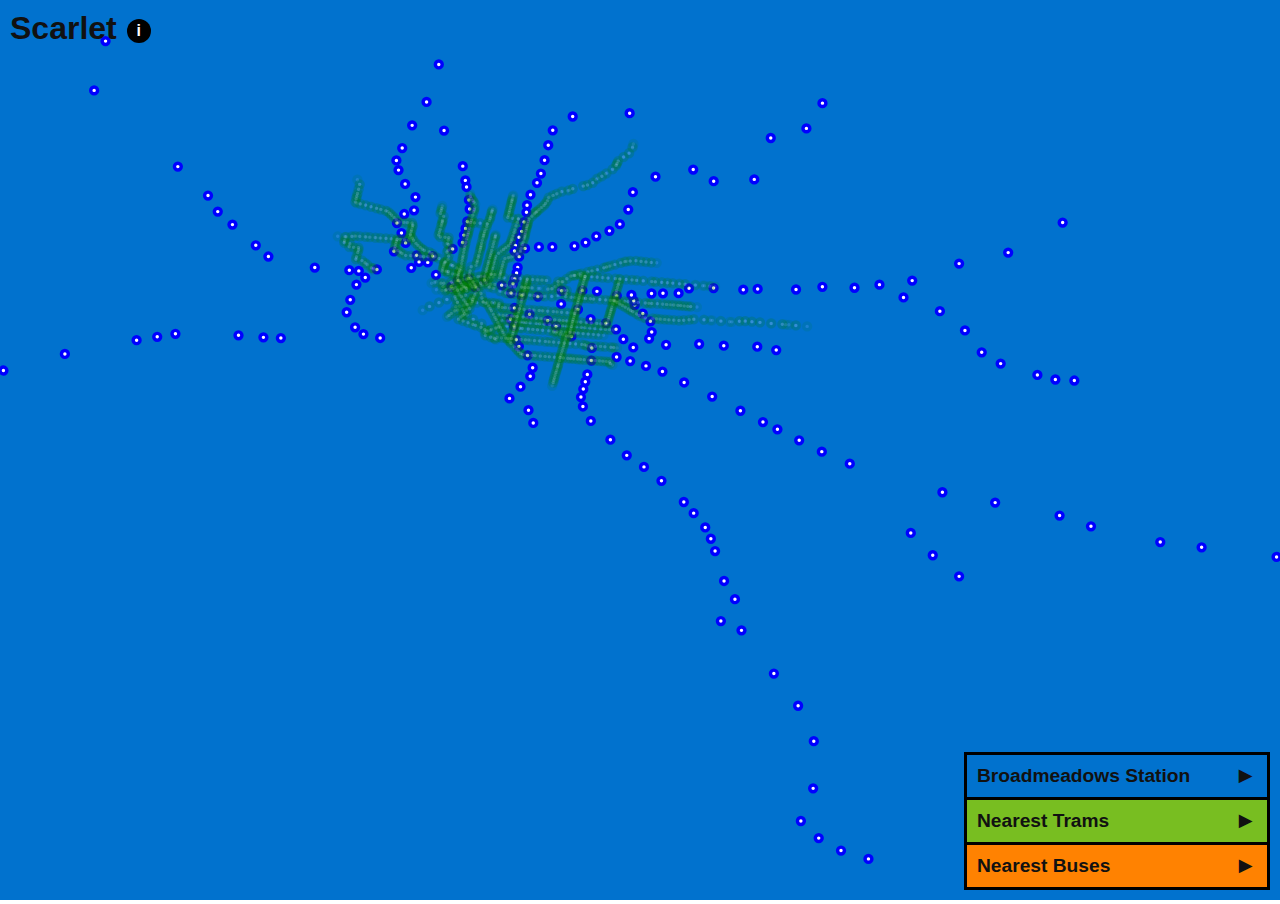
<file: ui/index.html>
<!DOCTYPE html>
<html> 
<head>
<meta charset="utf-8">
<title>Scarlet</Title>
<meta name="description" content="">
<script type="text/javascript" src="svgPanZoom/svg-pan-zoom.min.js"></script>
<script type="text/javascript" src="svgPanZoom/hammer.js"></script>
<script>
// Don't use window.onLoad like this in production, because it can only listen to one function.
window.onload = function() {
	panZoomSvg();
	infoMessage("A good looking web app showing public transport network activity and timetables in Melbourne, Victoria, Australia. Made by Domenico Mazza, Jie Liu and Kirill Tsyganov during the SummerViz 2017 workshop at Monash University, Australia.")
};

function infoMessage(text){
	document.getElementById("info").addEventListener("click", function(){//add listener to #info and alert with message
		alert(text);
	});
}

function panZoomSvg(){
	var eventsHandler;

	eventsHandler = {
	  haltEventListeners: ['touchstart', 'touchend', 'touchmove', 'touchleave', 'touchcancel']
	, init: function(options) {
	    var instance = options.instance
	      , initialScale = 1
	      , pannedX = 0
	      , pannedY = 0

	    // Init Hammer
	    // Listen only for pointer and touch events
	    this.hammer = Hammer(options.svgElement, {
	      inputClass: Hammer.SUPPORT_POINTER_EVENTS ? Hammer.PointerEventInput : Hammer.TouchInput
	    })

	    // Enable pinch
	    this.hammer.get('pinch').set({enable: true})

	    // Handle double tap
	    this.hammer.on('doubletap', function(ev){
	      instance.zoomIn()
	    })

	    // Handle pan
	    this.hammer.on('panstart panmove', function(ev){
	      // On pan start reset panned variables
	      if (ev.type === 'panstart') {
	        pannedX = 0
	        pannedY = 0
	      }

	      // Pan only the difference
	      instance.panBy({x: ev.deltaX - pannedX, y: ev.deltaY - pannedY})
	      pannedX = ev.deltaX
	      pannedY = ev.deltaY
	    })

	    // Handle pinch
	    this.hammer.on('pinchstart pinchmove', function(ev){
	      // On pinch start remember initial zoom
	      if (ev.type === 'pinchstart') {
	        initialScale = instance.getZoom()
	        instance.zoom(initialScale * ev.scale)
	      }

	      instance.zoom(initialScale * ev.scale)

	    })

	    // Prevent moving the page on some devices when panning over SVG
	    options.svgElement.addEventListener('touchmove', function(e){ e.preventDefault(); });
	  }

	, destroy: function(){
	    this.hammer.destroy()
	  }
	}

	// Expose to window namespace for testing purposes
	window.panZoom = svgPanZoom('#mobile-svg', {
	  zoomEnabled: true
	, controlIconsEnabled: false
	, fit: 1
	, center: 1
	, customEventsHandler: eventsHandler
	});
}
</script>

<style type="text/css">

* {
margin: 0;
padding: 0;
}

html,body{
height:100%;
background-color: #fff;
background-size: 20px 20px;
font-family: -apple-system, Helvetica, Arial, sans-serif;
color: #111;
font-size: 100%;
-webkit-text-size-adjust:100%;
overflow: hidden;
}

.noselect {
  -webkit-touch-callout: none; /* iOS Safari */
    -webkit-user-select: none; /* Safari */
     -khtml-user-select: none; /* Konqueror HTML */
       -moz-user-select: none; /* Firefox */
        -ms-user-select: none; /* Internet Explorer/Edge */
            user-select: none; /* Non-prefixed version, currently
                                  supported by Chrome and Opera */
}

header{
position: absolute;
left: 10px;
top: 10px;
display: flex;
flex-flow: row nowrap;
align-items: center;
}

header > h1{
	display: inline-block;
}

#info{
	color: #fff;
	font-weight: bold;
	background-color: #000;
	display: inline-block;
	height: 1.1em;
	width: 1.1em;
	padding: .2em;
	text-align: center;
	border-radius: 1.1em;
	cursor: pointer;
	margin-left: 10px;
	margin-bottom: -5px;
}

/*
= dialog styles
*/

#dialog{
	width: 300px;
	max-height: 600px;/* maximum height */
	background-color: #fff;
	border: 3px solid #000;
	position: absolute;
	z-index: 9999;
	right: 10px;
	bottom: 10px;
	outline: none;

	display: flex;
	flex-flow: column wrap;
	overflow: hidden;

	cursor: pointer;
}

#dialog h2{
	font-size: 1.2em;
}

#dialog > div{
	position: relative;
	border-bottom: 3px solid black;
}

#dialog > div:last-child{
	border-bottom: 0;/* no border for last child */
}

#dialog > div h2{
	padding: 10px;
	position: relative;
	cursor: pointer;
}

#dialog > div h2 + ul{/* hide <ul> */
	/*display: none;*/
	visibility: hidden;
	max-height: 0;
	overflow: hidden;
	transition: all 0.3s ease-out;
	cursor: initial;
}

#dialog > div h2:focus{
	outline: none;
}

#dialog > div h2:focus + ul{/* show ul on preceeding h2 focus */
	/*display: initial;*/
	visibility: visible;
	max-height: 200px;
	overflow-y: scroll;
	transition: all 0.3s ease-in;
}

#dialog > div ul{
	list-style-type: none;
}

#dialog > div ul li{
	margin-bottom: 10px;
	background-color: #fff;
	font-weight: bold;

	display: flex;
	flex-flow: row nowrap;
	align-items: center;
	align-content: stretch;
}

#dialog > div ul li > span, #dialog > div ul li > p{/* space first level spans in row */
	padding: 10px;
}

#dialog > div ul li > span:nth-child(1){/* timestamp style, also spaces row */
background-color: #ccc;
flex: 3 3 30%;
text-align: center;
}

#dialog > div ul li > p{/* destination info wrapper */
	flex: 7 7 70%;
}

#dialog > div ul li > span:nth-child(1) > p:nth-child(2){/* space above time */
	margin-top: 5px;
}

#dialog > div ul li > span:nth-child(1) > p span{/* vehicle marker/timer style */
	background-color: #fff;
	border: 3px solid #000;
	padding: 1px 5px;
	margin-right: .2em;
	display: inline-block;
	text-align: center;
}

.expand:after{/* expand arrow psudo class */
	content: " \25BA";
	right: 10px;
}

h2:focus{/* HACK make see through to clicks so element can be unfocused by clicking parent with tabindex */
	pointer-events:none;
}

h2:focus:after, .collapse:after{/* collapse arrow on h2 focus or psudo class */
	content: " \25BC";
	right: 12px;
}

.expand:after, .collapse:after{/* expand/collapse arrow positioning */
	position: absolute;
	top: 50%;
	line-height: 1.2em;
	margin-top: -.6em;
	font-weight: bold;
	font-size: 1.2em;
}

/*
= figure style
*/

figure{
	width: 100%;
	height: 100%;
	cursor: move;
}

/*
= PT mode colour code classes
*/

.bus, .bus > span{
	background-color: #FF8201!important;
}

.tram, .tram > span{
	background-color: #78BE21!important;
}

.train, .train > span{
	background-color: #0172CE!important;
}

.regional, .regional > span{
	background-color: #911C92!important;
}

@media screen and (max-width: 600px){
	#dialog{
		left: 10px;
		width: initial;
		min-width: 230px;
	}
}

</style>
<meta name="viewport" content="width=device-width, initial-scale=1.0, maximum-scale=1.0, user-scalable=no" />
</head>

<body>

<header>
	<h1>Scarlet</h1>
	<span id="info">i</span>
</header>


<div id="dialog" class="noselect" tabindex="-1">
	<div class="train">
		<h2 class="expand" tabindex="-1">Broadmeadows Station</h2>
		<ul>
			<li>
				<span>
					<p><span>59</span>min</p>
					<p>10:03</p>
				</span>
				<p>Flinders Street Station via the City Loop</p>
			</li>

			<li>
				<span class="regional">
					<p><span>12</span>hr</p>
					<p>22:03</p>
				</span>
				<p>Seymour</p>
			</li>
		</ul>
	</div>
	<div class="tram">
		<h2 class="expand" tabindex="-1">Nearest Trams</h2>
		<ul>
			<li>
				<span>
					<p><span>3</span>min</p>
					<p>09:03</p>
				</span>
				<p>Route 93 St Kilda Beach</p>
			</li>

			<li>
				<span>
					<p><span>12</span>min</p>
					<p>09:12</p>
				</span>
				<p>Route 103 South Melbourne</p>
			</li>

			<li>
				<span>
					<p><span>3</span>min</p>
					<p>09:03</p>
				</span>
				<p>Route 93 St Kilda Beach</p>
			</li>

			<li>
				<span>
					<p><span>12</span>min</p>
					<p>09:12</p>
				</span>
				<p>Route 103 South Melbourne</p>
			</li>
		</ul>
	</div>
	<div class="bus">
		<h2 class="expand" tabindex="-1">Nearest Buses</h2>
		<ul>
			<li>
				<span>
					<p><span>3</span>min</p>
					<p>09:03</p>
				</span>
				<p>Route 903 Altona</p>
			</li>
		</ul>
	</div>
</div>

<figure class="train" id="mobile-div">
	<svg width="100%" height="100%" id="mobile-svg"><g transform="translate(-500,-450),scale(3,3)"><circle id="stopId-15351" cx="327.29345159804524" cy="173.7272911736092" r="1" stroke="blue" fill="white"></circle><circle id="stopId-15353" cx="323.96509850084954" cy="188.1049544807091" r="1" stroke="blue" fill="white"></circle><circle id="stopId-19827" cx="549.826857984155" cy="412.2703609481107" r="1" stroke="blue" fill="white"></circle><circle id="stopId-19828" cx="541.8194947204527" cy="409.83701483585975" r="1" stroke="blue" fill="white"></circle><circle id="stopId-19829" cx="535.3211194703974" cy="406.2100009753202" r="1" stroke="blue" fill="white"></circle><circle id="stopId-19830" cx="530.1119373799537" cy="401.21709607218037" r="1" stroke="blue" fill="white"></circle><circle id="stopId-19831" cx="533.6909469053965" cy="391.69755821166063" r="1" stroke="blue" fill="white"></circle><circle id="stopId-19832" cx="533.8803190427982" cy="377.94450140748097" r="1" stroke="blue" fill="white"></circle><circle id="stopId-19833" cx="529.3102135050049" cy="367.60258779342007" r="1" stroke="blue" fill="white"></circle><circle id="stopId-19834" cx="522.2367394267551" cy="358.21291719153055" r="1" stroke="blue" fill="white"></circle><circle id="stopId-19835" cx="476.20120419944953" cy="257.7925249757392" r="1" stroke="blue" fill="white"></circle><circle id="stopId-19836" cx="512.7902835219032" cy="345.61019925666085" r="1" stroke="blue" fill="white"></circle><circle id="stopId-19837" cx="478.3278718102437" cy="260.6870533827603" r="1" stroke="blue" fill="white"></circle><circle id="stopId-19838" cx="481.2268510349952" cy="263.0790047018394" r="1" stroke="blue" fill="white"></circle><circle id="stopId-19839" cx="490.7979123461985" cy="262.3206660149407" r="1" stroke="blue" fill="white"></circle><circle id="stopId-19840" cx="500.440570396205" cy="262.08101799564076" r="1" stroke="blue" fill="white"></circle><circle id="stopId-19841" cx="430.04419219304424" cy="243.59439221420942" r="1" stroke="blue" fill="white"></circle><circle id="stopId-19842" cx="433.1670907932022" cy="242.98163002157906" r="1" stroke="blue" fill="white"></circle><circle id="stopId-19843" cx="437.80991238719906" cy="243.31621665914938" r="1" stroke="blue" fill="white"></circle><circle id="stopId-19844" cx="609.8810772860958" cy="272.73062924135945" r="1" stroke="blue" fill="white"></circle><circle id="stopId-19845" cx="604.3475599479052" cy="272.4355459206308" r="1" stroke="blue" fill="white"></circle><circle id="stopId-19846" cx="599.1000098463062" cy="271.10729152361944" r="1" stroke="blue" fill="white"></circle><circle id="stopId-19847" cx="485.8450508304017" cy="260.4961175959801" r="1" stroke="blue" fill="white"></circle><circle id="stopId-19848" cx="486.60469157565274" cy="258.5902599507598" r="1" stroke="blue" fill="white"></circle><circle id="stopId-19849" cx="486.22998103424777" cy="255.46898469516037" r="1" stroke="blue" fill="white"></circle><circle id="stopId-19850" cx="484.0018160544034" cy="253.1953697152197" r="1" stroke="blue" fill="white"></circle><circle id="stopId-19851" cx="481.6338999106506" cy="250.71469516077087" r="1" stroke="blue" fill="white"></circle><circle id="stopId-19852" cx="481.3406919922514" cy="249.45163025168995" r="1" stroke="blue" fill="white"></circle><circle id="stopId-19853" cx="476.413729719755" cy="247.9701432500704" r="1" stroke="blue" fill="white"></circle><circle id="stopId-19854" cx="435.1339557747039" cy="245.49154021754944" r="1" stroke="blue" fill="white"></circle><circle id="stopId-19855" cx="506.7730270129445" cy="342.8970201496199" r="1" stroke="blue" fill="white"></circle><circle id="stopId-19856" cx="510.88290326100037" cy="336.5226100617001" r="1" stroke="blue" fill="white"></circle><circle id="stopId-19857" cx="507.7036809976562" cy="331.20631190039944" r="1" stroke="blue" fill="white"></circle><circle id="stopId-19858" cx="505.08822027195066" cy="322.46787547676945" r="1" stroke="blue" fill="white"></circle><circle id="stopId-19859" cx="503.8561974919503" cy="318.8834350968598" r="1" stroke="blue" fill="white"></circle><circle id="stopId-19860" cx="502.2185970365953" cy="315.58661513645916" r="1" stroke="blue" fill="white"></circle><circle id="stopId-19861" cx="498.8409952751937" cy="311.4168046701899" r="1" stroke="blue" fill="white"></circle><circle id="stopId-19862" cx="495.96732757844535" cy="308.1660583356893" r="1" stroke="blue" fill="white"></circle><circle id="stopId-19863" cx="489.4467108570055" cy="301.974885228541" r="1" stroke="blue" fill="white"></circle><circle id="stopId-19864" cx="484.34707067760456" cy="297.9236462327698" r="1" stroke="blue" fill="white"></circle><circle id="stopId-19865" cx="479.32465443390413" cy="294.55962058481975" r="1" stroke="blue" fill="white"></circle><circle id="stopId-19866" cx="474.5510698616954" cy="289.99496833025944" r="1" stroke="blue" fill="white"></circle><circle id="stopId-19867" cx="588.3885846697495" cy="267.8015102816396" r="1" stroke="blue" fill="white"></circle><circle id="stopId-19868" cx="582.8630654690969" cy="264.50939770731026" r="1" stroke="blue" fill="white"></circle><circle id="stopId-19869" cx="577.9733156864963" cy="258.13553995331944" r="1" stroke="blue" fill="white"></circle><circle id="stopId-19870" cx="570.6613751476525" cy="252.51901232978895" r="1" stroke="blue" fill="white"></circle><circle id="stopId-19871" cx="560.0499191315976" cy="248.49668176149038" r="1" stroke="blue" fill="white"></circle><circle id="stopId-19872" cx="468.84230900595156" cy="284.5275012552307" r="1" stroke="blue" fill="white"></circle><circle id="stopId-19873" cx="522.9258973294549" cy="263.85122160266974" r="1" stroke="blue" fill="white"></circle><circle id="stopId-19874" cx="517.4012195001012" cy="262.86888764685017" r="1" stroke="blue" fill="white"></circle><circle id="stopId-19875" cx="507.625063084798" cy="262.57657671057046" r="1" stroke="blue" fill="white"></circle><circle id="stopId-19876" cx="606.4696083833979" cy="226.65533156793103" r="1" stroke="blue" fill="white"></circle><circle id="stopId-19877" cx="590.5810796031062" cy="235.4246475242391" r="1" stroke="blue" fill="white"></circle><circle id="stopId-19878" cx="576.2689968460463" cy="238.63109101871913" r="1" stroke="blue" fill="white"></circle><circle id="stopId-19879" cx="562.5859073687963" cy="243.5904128328005" r="1" stroke="blue" fill="white"></circle><circle id="stopId-19880" cx="668.8705836167956" cy="324.1841921419798" r="1" stroke="blue" fill="white"></circle><circle id="stopId-19881" cx="634.944253909498" cy="319.8437150594408" r="1" stroke="blue" fill="white"></circle><circle id="stopId-19882" cx="614.7331826521522" cy="315.2494055347795" r="1" stroke="blue" fill="white"></circle><circle id="stopId-19883" cx="605.5767384772466" cy="312.1224871497901" r="1" stroke="blue" fill="white"></circle><circle id="stopId-19884" cx="586.7862235533039" cy="308.34279455037006" r="1" stroke="blue" fill="white"></circle><circle id="stopId-19885" cx="571.3995584038444" cy="305.3221145341496" r="1" stroke="blue" fill="white"></circle><circle id="stopId-19886" cx="576.2695390411479" cy="329.86119197546986" r="1" stroke="blue" fill="white"></circle><circle id="stopId-19887" cx="568.5801178207498" cy="323.7001428449105" r="1" stroke="blue" fill="white"></circle><circle id="stopId-19888" cx="544.3764156747022" cy="296.99037461436006" r="1" stroke="blue" fill="white"></circle><circle id="stopId-19889" cx="536.2201243345496" cy="293.4763607775906" r="1" stroke="blue" fill="white"></circle><circle id="stopId-19890" cx="529.6210808134504" cy="290.1695799175201" r="1" stroke="blue" fill="white"></circle><circle id="stopId-19891" cx="523.2716506781969" cy="286.951370956681" r="1" stroke="blue" fill="white"></circle><circle id="stopId-19892" cx="480.6856113345006" cy="247.76825715992956" r="1" stroke="blue" fill="white"></circle><circle id="stopId-19893" cx="486.5509093067999" cy="247.345553675369" r="1" stroke="blue" fill="white"></circle><circle id="stopId-19894" cx="489.89156869124884" cy="247.28985555206933" r="1" stroke="blue" fill="white"></circle><circle id="stopId-19895" cx="494.44860617460193" cy="247.24441647276052" r="1" stroke="blue" fill="white"></circle><circle id="stopId-19896" cx="497.4886661008554" cy="245.82796376424056" r="1" stroke="blue" fill="white"></circle><circle id="stopId-19897" cx="513.3162188389476" cy="246.23407014351102" r="1" stroke="blue" fill="white"></circle><circle id="stopId-19898" cx="517.5060940264444" cy="246.02122391018995" r="1" stroke="blue" fill="white"></circle><circle id="stopId-19899" cx="528.7012748469024" cy="246.1809516754805" r="1" stroke="blue" fill="white"></circle><circle id="stopId-19900" cx="536.3880751219455" cy="245.4029623275602" r="1" stroke="blue" fill="white"></circle><circle id="stopId-19901" cx="545.7542414323555" cy="245.66861188280953" r="1" stroke="blue" fill="white"></circle><circle id="stopId-19902" cx="553.0358070233945" cy="244.76594464346917" r="1" stroke="blue" fill="white"></circle><circle id="stopId-19903" cx="470.6296457085031" cy="246.7194919385399" r="1" stroke="blue" fill="white"></circle><circle id="stopId-19904" cx="466.39747453904477" cy="246.4400466634494" r="1" stroke="blue" fill="white"></circle><circle id="stopId-19905" cx="460.30439644155194" cy="246.54780269138996" r="1" stroke="blue" fill="white"></circle><circle id="stopId-19906" cx="453.3998161895994" cy="248.26806484995103" r="1" stroke="blue" fill="white"></circle><circle id="stopId-19907" cx="448.6795622473508" cy="247.91998533458965" r="1" stroke="blue" fill="white"></circle><circle id="stopId-19908" cx="445.5739153228521" cy="247.2223366274399" r="1" stroke="blue" fill="white"></circle><circle id="stopId-19909" cx="460.18587150675074" cy="250.40173297767083" r="1" stroke="blue" fill="white"></circle><circle id="stopId-19910" cx="465.098222872804" cy="251.97868277708935" r="1" stroke="blue" fill="white"></circle><circle id="stopId-19911" cx="468.78018472484655" cy="254.80966025255967" r="1" stroke="blue" fill="white"></circle><circle id="stopId-19912" cx="473.2445967646541" cy="255.98372322671992" r="1" stroke="blue" fill="white"></circle><circle id="stopId-19913" cx="519.0533238271471" cy="284.8526344988997" r="1" stroke="blue" fill="white"></circle><circle id="stopId-19914" cx="512.4746821409957" cy="281.5473641696997" r="1" stroke="blue" fill="white"></circle><circle id="stopId-19915" cx="504.24046211565496" cy="277.40476560458944" r="1" stroke="blue" fill="white"></circle><circle id="stopId-19916" cx="496.0639427332467" cy="273.3052022165097" r="1" stroke="blue" fill="white"></circle><circle id="stopId-19917" cx="489.73854117150495" cy="270.11164234319904" r="1" stroke="blue" fill="white"></circle><circle id="stopId-19918" cx="484.93578883364705" cy="268.46438838597" r="1" stroke="blue" fill="white"></circle><circle id="stopId-19919" cx="480.3186916862998" cy="267.0594953907902" r="1" stroke="blue" fill="white"></circle><circle id="stopId-19920" cx="476.3587785943514" cy="265.87244358969" r="1" stroke="blue" fill="white"></circle><circle id="stopId-19921" cx="297.5031050269493" cy="269.8134139680306" r="1" stroke="blue" fill="white"></circle><circle id="stopId-19922" cx="315.42971916510396" cy="264.9828537350395" r="1" stroke="blue" fill="white"></circle><circle id="stopId-19923" cx="347.677500580194" cy="259.10821241553066" r="1" stroke="blue" fill="white"></circle><circle id="stopId-19924" cx="342.364246810655" cy="259.9817838885905" r="1" stroke="blue" fill="white"></circle><circle id="stopId-19925" cx="366.0721035547553" cy="259.54904509727896" r="1" stroke="blue" fill="white"></circle><circle id="stopId-19926" cx="373.3401332988038" cy="260.1442788014097" r="1" stroke="blue" fill="white"></circle><circle id="stopId-19927" cx="378.4309778821452" cy="260.3526918574495" r="1" stroke="blue" fill="white"></circle><circle id="stopId-19928" cx="449.6549339857481" cy="234.18620923677054" r="1" stroke="blue" fill="white"></circle><circle id="stopId-19929" cx="453.7087335054039" cy="233.75618624430032" r="1" stroke="blue" fill="white"></circle><circle id="stopId-19930" cx="457.607384962202" cy="233.75137696908013" r="1" stroke="blue" fill="white"></circle><circle id="stopId-19931" cx="464.06471953815327" cy="233.51808951047914" r="1" stroke="blue" fill="white"></circle><circle id="stopId-19932" cx="467.3141898398981" cy="232.48902328242096" r="1" stroke="blue" fill="white"></circle><circle id="stopId-19933" cx="470.4413347399438" cy="230.66902314882043" r="1" stroke="blue" fill="white"></circle><circle id="stopId-19934" cx="474.274210956294" cy="229.07566007807958" r="1" stroke="blue" fill="white"></circle><circle id="stopId-19935" cx="477.3084853464013" cy="227.12187999483078" r="1" stroke="blue" fill="white"></circle><circle id="stopId-19936" cx="479.763130601701" cy="222.86358008157023" r="1" stroke="blue" fill="white"></circle><circle id="stopId-19937" cx="466.53222889124635" cy="280.3059859765192" r="1" stroke="blue" fill="white"></circle><circle id="stopId-19938" cx="465.9615119245558" cy="277.54475648940013" r="1" stroke="blue" fill="white"></circle><circle id="stopId-19939" cx="466.64781039360577" cy="275.227371877741" r="1" stroke="blue" fill="white"></circle><circle id="stopId-19940" cx="467.23453717679604" cy="273.0927101696395" r="1" stroke="blue" fill="white"></circle><circle id="stopId-19941" cx="467.82603817334376" cy="270.96350109140985" r="1" stroke="blue" fill="white"></circle><circle id="stopId-19942" cx="469.00028438370356" cy="266.9158385901909" r="1" stroke="blue" fill="white"></circle><circle id="stopId-19943" cx="469.13615146620344" cy="263.2378384474194" r="1" stroke="blue" fill="white"></circle><circle id="stopId-19944" cx="463.1822724559498" cy="259.87598979231024" r="1" stroke="blue" fill="white"></circle><circle id="stopId-19945" cx="458.69649204375236" cy="256.9357148407505" r="1" stroke="blue" fill="white"></circle><circle id="stopId-19946" cx="456.25886210294766" cy="255.23214158123935" r="1" stroke="blue" fill="white"></circle><circle id="stopId-19947" cx="450.9639258133447" cy="253.37726214123037" r="1" stroke="blue" fill="white"></circle><circle id="stopId-19948" cx="452.05261149690017" cy="285.09905316788956" r="1" stroke="blue" fill="white"></circle><circle id="stopId-19949" cx="450.6617565134974" cy="281.39304387398954" r="1" stroke="blue" fill="white"></circle><circle id="stopId-19950" cx="445.11909762239696" cy="277.9452960818396" r="1" stroke="blue" fill="white"></circle><circle id="stopId-19951" cx="448.33458976919616" cy="274.54032185973034" r="1" stroke="blue" fill="white"></circle><circle id="stopId-19952" cx="451.17226501199923" cy="271.4661640244408" r="1" stroke="blue" fill="white"></circle><circle id="stopId-19953" cx="451.8757954363551" cy="269.00852257122096" r="1" stroke="blue" fill="white"></circle><circle id="stopId-19954" cx="450.40404303719725" cy="265.4259336361797" r="1" stroke="blue" fill="white"></circle><circle id="stopId-19955" cx="447.85645150860205" cy="262.77192804966063" r="1" stroke="blue" fill="white"></circle><circle id="stopId-19956" cx="447.0804447529545" cy="260.84631823346956" r="1" stroke="blue" fill="white"></circle><circle id="stopId-19957" cx="446.41582663274875" cy="256.81592390903984" r="1" stroke="blue" fill="white"></circle><circle id="stopId-19958" cx="445.4369659363522" cy="254.85554537559096" r="1" stroke="blue" fill="white"></circle><circle id="stopId-19959" cx="446.5539962257509" cy="251.53480472313063" r="1" stroke="blue" fill="white"></circle><circle id="stopId-19960" cx="426.0329723983503" cy="199.82333661836904" r="1" stroke="blue" fill="white"></circle><circle id="stopId-19961" cx="431.49344581530613" cy="210.20339913746966" r="1" stroke="blue" fill="white"></circle><circle id="stopId-19962" cx="432.24526145159956" cy="214.38638601866984" r="1" stroke="blue" fill="white"></circle><circle id="stopId-19963" cx="432.5910957328503" cy="216.28016735435907" r="1" stroke="blue" fill="white"></circle><circle id="stopId-19964" cx="433.2782482312467" cy="220.05685526511058" r="1" stroke="blue" fill="white"></circle><circle id="stopId-19965" cx="433.5013515716952" cy="222.70350634142986" r="1" stroke="blue" fill="white"></circle><circle id="stopId-19966" cx="432.820364421147" cy="226.34545290234058" r="1" stroke="blue" fill="white"></circle><circle id="stopId-19967" cx="432.3078195966062" cy="228.37260865476097" r="1" stroke="blue" fill="white"></circle><circle id="stopId-19968" cx="431.81394131295434" cy="230.3161640156695" r="1" stroke="blue" fill="white"></circle><circle id="stopId-19969" cx="431.4226099220974" cy="232.4961067016396" r="1" stroke="blue" fill="white"></circle><circle id="stopId-19970" cx="428.5355709626984" cy="234.35787897215974" r="1" stroke="blue" fill="white"></circle><circle id="stopId-19971" cx="422.69547724830545" cy="236.44198493546966" r="1" stroke="blue" fill="white"></circle><circle id="stopId-19972" cx="421.2748463881496" cy="238.28001951977953" r="1" stroke="blue" fill="white"></circle><circle id="stopId-19973" cx="423.6795779444961" cy="241.89295060418985" r="1" stroke="blue" fill="white"></circle><circle id="stopId-19974" cx="447.9375158437506" cy="236.59723594475963" r="1" stroke="blue" fill="white"></circle><circle id="stopId-19975" cx="447.50314161540103" cy="239.74734735695975" r="1" stroke="blue" fill="white"></circle><circle id="stopId-19976" cx="447.18734989259445" cy="241.3577779371309" r="1" stroke="blue" fill="white"></circle><circle id="stopId-19977" cx="446.6251177893014" cy="243.11950694190045" r="1" stroke="blue" fill="white"></circle><circle id="stopId-19978" cx="446.14025288909716" cy="244.48468943168962" r="1" stroke="blue" fill="white"></circle><circle id="stopId-19979" cx="442.8442515699004" cy="244.95810673163945" r="1" stroke="blue" fill="white"></circle><circle id="stopId-19983" cx="481.1144940261016" cy="217.80369136043944" r="1" stroke="blue" fill="white"></circle><circle id="stopId-19984" cx="487.7070215341533" cy="213.28739308719094" r="1" stroke="blue" fill="white"></circle><circle id="stopId-19985" cx="498.71133383760053" cy="211.18622408201944" r="1" stroke="blue" fill="white"></circle><circle id="stopId-19986" cx="504.6820820612979" cy="214.58887306692063" r="1" stroke="blue" fill="white"></circle><circle id="stopId-19987" cx="516.5199088051509" cy="214.06490173871973" r="1" stroke="blue" fill="white"></circle><circle id="stopId-19988" cx="521.3277861839956" cy="201.98923178762982" r="1" stroke="blue" fill="white"></circle><circle id="stopId-19989" cx="531.726540048453" cy="199.19037689816932" r="1" stroke="blue" fill="white"></circle><circle id="stopId-19990" cx="536.4076010602516" cy="191.81945063273957" r="1" stroke="blue" fill="white"></circle><circle id="stopId-19991" cx="407.39548901264584" cy="260.3258749967708" r="1" stroke="blue" fill="white"></circle><circle id="stopId-19992" cx="402.51765445290175" cy="259.1945663547897" r="1" stroke="blue" fill="white"></circle><circle id="stopId-19993" cx="400.08125946869484" cy="257.2000429944005" r="1" stroke="blue" fill="white"></circle><circle id="stopId-19994" cx="397.61996030954805" cy="252.81527102201906" r="1" stroke="blue" fill="white"></circle><circle id="stopId-19995" cx="398.67005393595036" cy="249.19166256464962" r="1" stroke="blue" fill="white"></circle><circle id="stopId-19996" cx="400.47016817564867" cy="244.7551330887606" r="1" stroke="blue" fill="white"></circle><circle id="stopId-19997" cx="403.0522061021955" cy="242.70154160193016" r="1" stroke="blue" fill="white"></circle><circle id="stopId-20000" cx="348.3812044664987" cy="210.33861553578035" r="1" stroke="blue" fill="white"></circle><circle id="stopId-20001" cx="357.18212941875436" cy="218.78380300491074" r="1" stroke="blue" fill="white"></circle><circle id="stopId-20002" cx="360.0227029481985" cy="223.45839382185062" r="1" stroke="blue" fill="white"></circle><circle id="stopId-20003" cx="364.3080085341012" cy="227.25324939942055" r="1" stroke="blue" fill="white"></circle><circle id="stopId-20004" cx="371.1166234983054" cy="233.29584238113057" r="1" stroke="blue" fill="white"></circle><circle id="stopId-20005" cx="463.5547573302034" cy="195.71614383473985" r="1" stroke="blue" fill="white"></circle><circle id="stopId-20006" cx="457.7369253079482" cy="199.75522399724923" r="1" stroke="blue" fill="white"></circle><circle id="stopId-20007" cx="456.42549175199605" cy="204.10142666849964" r="1" stroke="blue" fill="white"></circle><circle id="stopId-20008" cx="455.34771796184543" cy="208.46103641036962" r="1" stroke="blue" fill="white"></circle><circle id="stopId-20009" cx="454.2824775599996" cy="212.36926051875002" r="1" stroke="blue" fill="white"></circle><circle id="stopId-20010" cx="453.1481195980561" cy="215.06547490445982" r="1" stroke="blue" fill="white"></circle><circle id="stopId-20011" cx="451.24765223579715" cy="218.5208313878995" r="1" stroke="blue" fill="white"></circle><circle id="stopId-20012" cx="450.2348921803559" cy="221.60227217999946" r="1" stroke="blue" fill="white"></circle><circle id="stopId-20013" cx="450.06976511459413" cy="223.66863654270048" r="1" stroke="blue" fill="white"></circle><circle id="stopId-20014" cx="449.35718342175477" cy="226.51553787848968" r="1" stroke="blue" fill="white"></circle><circle id="stopId-20015" cx="448.67528402220387" cy="229.2303006659708" r="1" stroke="blue" fill="white"></circle><circle id="stopId-20016" cx="447.87474446580546" cy="230.95961149203035" r="1" stroke="blue" fill="white"></circle><circle id="stopId-20017" cx="446.8376162240986" cy="233.35400276175093" r="1" stroke="blue" fill="white"></circle><circle id="stopId-20019" cx="446.5831860504011" cy="234.965133440911" r="1" stroke="blue" fill="white"></circle><circle id="stopId-20021" cx="374.79519222885216" cy="236.56089957737905" r="1" stroke="blue" fill="white"></circle><circle id="stopId-20022" cx="388.3252219816555" cy="239.77526972466094" r="1" stroke="blue" fill="white"></circle><circle id="stopId-20023" cx="398.39615750070294" cy="240.54261123756007" r="1" stroke="blue" fill="white"></circle><circle id="stopId-20024" cx="401.1624377387946" cy="240.75140853722985" r="1" stroke="blue" fill="white"></circle><circle id="stopId-20025" cx="406.43964683549996" cy="240.3248937263406" r="1" stroke="blue" fill="white"></circle><circle id="stopId-20026" cx="416.46105338445096" cy="239.85926227766967" r="1" stroke="blue" fill="white"></circle><circle id="stopId-20028" cx="411.41560064490363" cy="235.0416590411399" r="1" stroke="blue" fill="white"></circle><circle id="stopId-20030" cx="413.8259472139481" cy="204.9147792619209" r="1" stroke="blue" fill="white"></circle><circle id="stopId-20031" cx="412.1327334410964" cy="208.53923553899918" r="1" stroke="blue" fill="white"></circle><circle id="stopId-20032" cx="412.7491817536523" cy="211.36089906902953" r="1" stroke="blue" fill="white"></circle><circle id="stopId-20033" cx="414.68344788509626" cy="215.38491861549076" r="1" stroke="blue" fill="white"></circle><circle id="stopId-20034" cx="417.6880309426494" cy="219.22678650195024" r="1" stroke="blue" fill="white"></circle><circle id="stopId-20035" cx="417.2920702105557" cy="223.07739670472913" r="1" stroke="blue" fill="white"></circle><circle id="stopId-20036" cx="414.4224074031044" cy="224.16295392582057" r="1" stroke="blue" fill="white"></circle><circle id="stopId-20037" cx="412.28887545584456" cy="226.80350852541054" r="1" stroke="blue" fill="white"></circle><circle id="stopId-20038" cx="413.62231315994507" cy="229.71199880577018" r="1" stroke="blue" fill="white"></circle><circle id="stopId-20039" cx="414.81933309135144" cy="232.59182554217972" r="1" stroke="blue" fill="white"></circle><circle id="stopId-20040" cx="418.0403100316468" cy="236.19830126873964" r="1" stroke="blue" fill="white"></circle><circle id="stopId-20041" cx="418.7359968493553" cy="238.13406584790044" r="1" stroke="blue" fill="white"></circle><circle id="stopId-20042" cx="504.64302048089564" cy="245.76649627517924" r="1" stroke="blue" fill="white"></circle><circle id="stopId-22180" cx="428.1350489032505" cy="245.38092825882103" r="1" stroke="blue" fill="white"></circle><circle id="stopId-40220" cx="420.93165696569486" cy="191.46936181730894" r="1" stroke="blue" fill="white"></circle><circle id="stopId-40221" cx="424.49414079960235" cy="180.54507118296073" r="1" stroke="blue" fill="white"></circle><circle id="stopId-44817" cx="416.72500505100345" cy="198.30075929048903" r="1" stroke="blue" fill="white"></circle><circle id="stopId-45793" cx="562.1738014102476" cy="317.20235293053065" r="1" stroke="blue" fill="white"></circle><circle id="stopId-45794" cx="647.0059531707009" cy="321.38714119907945" r="1" stroke="blue" fill="white"></circle><circle id="stopId-45795" cx="480.1645907239475" cy="194.74763894001015" r="1" stroke="blue" fill="white"></circle><circle id="stopId-46468" cx="336.350123976149" cy="260.95959818682104" r="1" stroke="blue" fill="white"></circle><circle id="10311" cx="462.6874986628522" cy="258.689020915201" r="1" stroke="green" fill="white" style="opacity: 0.1;"></circle><circle id="10371" cx="461.29079908844943" cy="258.56797188590906" r="1" stroke="green" fill="white" style="opacity: 0.1;"></circle><circle id="1083" cx="404.4785657922034" cy="230.90959110213092" r="1" stroke="green" fill="white" style="opacity: 0.1;"></circle><circle id="11285" cx="460.215138041994" cy="258.4775298268489" r="1" stroke="green" fill="white" style="opacity: 0.1;"></circle><circle id="1185" cx="469.67039123849617" cy="259.31552053613984" r="1" stroke="green" fill="white" style="opacity: 0.1;"></circle><circle id="12599" cx="458.82869358644456" cy="258.35655250266075" r="1" stroke="green" fill="white" style="opacity: 0.1;"></circle><circle id="1291" cx="471.14910936359564" cy="259.4346265236297" r="1" stroke="green" fill="white" style="opacity: 0.1;"></circle><circle id="1292" cx="433.9195647488978" cy="219.4856823283807" r="1" stroke="green" fill="white" style="opacity: 0.1;"></circle><circle id="13401" cx="442.9669456800042" cy="255.2275083722101" r="1" stroke="green" fill="white" style="opacity: 0.1;"></circle><circle id="13995" cx="401.39305216424503" cy="230.66737111806077" r="1" stroke="green" fill="white" style="opacity: 0.1;"></circle><circle id="14033" cx="444.56735205270377" cy="255.362013477329" r="1" stroke="green" fill="white" style="opacity: 0.1;"></circle><circle id="14614" cx="445.1839174305036" cy="255.41770062318037" r="1" stroke="green" fill="white" style="opacity: 0.1;"></circle><circle id="14728" cx="447.0898663399467" cy="255.5853727207797" r="1" stroke="green" fill="white" style="opacity: 0.1;"></circle><circle id="15559" cx="400.0221965664011" cy="230.58882312456035" r="1" stroke="green" fill="white" style="opacity: 0.1;"></circle><circle id="15699" cx="448.44027642900386" cy="255.70614464841057" r="1" stroke="green" fill="white" style="opacity: 0.1;"></circle><circle id="1575" cx="472.53187124775167" cy="259.52290635063025" r="1" stroke="green" fill="white" style="opacity: 0.1;"></circle><circle id="16610" cx="449.37293540534426" cy="255.78701366189946" r="1" stroke="green" fill="white" style="opacity: 0.1;"></circle><circle id="16713" cx="434.9113822403936" cy="222.4412763563393" r="1" stroke="green" fill="white" style="opacity: 0.1;"></circle><circle id="16714" cx="434.766797927999" cy="222.97762060685997" r="1" stroke="green" fill="white" style="opacity: 0.1;"></circle><circle id="16715" cx="434.62708839585105" cy="223.51942761920967" r="1" stroke="green" fill="white" style="opacity: 0.1;"></circle><circle id="16716" cx="434.3417642115014" cy="224.62189720424988" r="1" stroke="green" fill="white" style="opacity: 0.1;"></circle><circle id="16717" cx="434.08615454099646" cy="225.621972171119" r="1" stroke="green" fill="white" style="opacity: 0.1;"></circle><circle id="16718" cx="450.0506533279449" cy="255.84876337425086" r="1" stroke="green" fill="white" style="opacity: 0.1;"></circle><circle id="16719" cx="433.8072084608996" cy="226.69206911627953" r="1" stroke="green" fill="white" style="opacity: 0.1;"></circle><circle id="16720" cx="433.63736170874887" cy="227.3443713640802" r="1" stroke="green" fill="white" style="opacity: 0.1;"></circle><circle id="16721" cx="433.38912176565145" cy="228.2877526547999" r="1" stroke="green" fill="white" style="opacity: 0.1;"></circle><circle id="16722" cx="433.21291810964624" cy="228.96971903723937" r="1" stroke="green" fill="white" style="opacity: 0.1;"></circle><circle id="16723" cx="433.03581217034974" cy="229.67330268318022" r="1" stroke="green" fill="white" style="opacity: 0.1;"></circle><circle id="16724" cx="432.91433043224714" cy="230.14231870035076" r="1" stroke="green" fill="white" style="opacity: 0.1;"></circle><circle id="16725" cx="432.77451910559677" cy="230.68411865915976" r="1" stroke="green" fill="white" style="opacity: 0.1;"></circle><circle id="16726" cx="432.567507892945" cy="231.49279366967974" r="1" stroke="green" fill="white" style="opacity: 0.1;"></circle><circle id="16727" cx="432.333816012455" cy="232.452558135779" r="1" stroke="green" fill="white" style="opacity: 0.1;"></circle><circle id="16728" cx="432.15020338545145" cy="233.1885055560896" r="1" stroke="green" fill="white" style="opacity: 0.1;"></circle><circle id="16729" cx="431.97114623220614" cy="233.8136596487999" r="1" stroke="green" fill="white" style="opacity: 0.1;"></circle><circle id="16730" cx="431.83790941184554" cy="234.56640858737998" r="1" stroke="green" fill="white" style="opacity: 0.1;"></circle><circle id="16731" cx="431.67343894514687" cy="235.45667659830087" r="1" stroke="green" fill="white" style="opacity: 0.1;"></circle><circle id="16732" cx="431.50250696130286" cy="236.37931155563976" r="1" stroke="green" fill="white" style="opacity: 0.1;"></circle><circle id="16733" cx="431.3744763466488" cy="237.00505251525072" r="1" stroke="green" fill="white" style="opacity: 0.1;"></circle><circle id="16734" cx="431.2392958858524" cy="237.80373657597096" r="1" stroke="green" fill="white" style="opacity: 0.1;"></circle><circle id="16735" cx="431.0746570638017" cy="238.69670313609035" r="1" stroke="green" fill="white" style="opacity: 0.1;"></circle><circle id="16736" cx="430.94511784620266" cy="239.48193341975923" r="1" stroke="green" fill="white" style="opacity: 0.1;"></circle><circle id="16738" cx="451.17682079039696" cy="255.950727546211" r="1" stroke="green" fill="white" style="opacity: 0.1;"></circle><circle id="16739" cx="453.092657843699" cy="256.1291821024504" r="1" stroke="green" fill="white" style="opacity: 0.1;"></circle><circle id="16740" cx="453.90821032349464" cy="256.19786190078105" r="1" stroke="green" fill="white" style="opacity: 0.1;"></circle><circle id="16741" cx="455.26903575795075" cy="256.315932089219" r="1" stroke="green" fill="white" style="opacity: 0.1;"></circle><circle id="16742" cx="456.9100748752561" cy="256.4614610646302" r="1" stroke="green" fill="white" style="opacity: 0.1;"></circle><circle id="16743" cx="458.2810519101045" cy="256.58229747347934" r="1" stroke="green" fill="white" style="opacity: 0.1;"></circle><circle id="16744" cx="459.36161591939566" cy="256.6755235896906" r="1" stroke="green" fill="white" style="opacity: 0.1;"></circle><circle id="16745" cx="460.7222892079463" cy="256.79890604495984" r="1" stroke="green" fill="white" style="opacity: 0.1;"></circle><circle id="16746" cx="461.80309241475044" cy="256.8866946683705" r="1" stroke="green" fill="white" style="opacity: 0.1;"></circle><circle id="16747" cx="463.27626925199894" cy="257.01129111986916" r="1" stroke="green" fill="white" style="opacity: 0.1;"></circle><circle id="16748" cx="464.800158439202" cy="257.14723951388976" r="1" stroke="green" fill="white" style="opacity: 0.1;"></circle><circle id="16749" cx="466.10987899904757" cy="257.26725877092065" r="1" stroke="green" fill="white" style="opacity: 0.1;"></circle><circle id="16750" cx="467.1041397277463" cy="257.3459020649693" r="1" stroke="green" fill="white" style="opacity: 0.1;"></circle><circle id="16751" cx="468.6127422133552" cy="257.48160769914034" r="1" stroke="green" fill="white" style="opacity: 0.1;"></circle><circle id="16752" cx="470.1168950526039" cy="257.60101424817066" r="1" stroke="green" fill="white" style="opacity: 0.1;"></circle><circle id="16753" cx="471.78424433790553" cy="257.73301064196016" r="1" stroke="green" fill="white" style="opacity: 0.1;"></circle><circle id="16754" cx="473.1761685572977" cy="257.84571174864084" r="1" stroke="green" fill="white" style="opacity: 0.1;"></circle><circle id="16755" cx="474.38490182264843" cy="257.93474146323024" r="1" stroke="green" fill="white" style="opacity: 0.1;"></circle><circle id="16757" cx="475.46113943205484" cy="258.0114803375999" r="1" stroke="green" fill="white" style="opacity: 0.1;"></circle><circle id="16758" cx="474.20787460320497" cy="257.88412644710945" r="1" stroke="green" fill="white" style="opacity: 0.1;"></circle><circle id="16759" cx="473.04526618620457" cy="257.79289963796896" r="1" stroke="green" fill="white" style="opacity: 0.1;"></circle><circle id="16760" cx="471.7145913259458" cy="257.6835769035306" r="1" stroke="green" fill="white" style="opacity: 0.1;"></circle><circle id="16761" cx="469.8892901529021" cy="257.53631183009986" r="1" stroke="green" fill="white" style="opacity: 0.1;"></circle><circle id="16762" cx="468.47184272414637" cy="257.42327014476064" r="1" stroke="green" fill="white" style="opacity: 0.1;"></circle><circle id="16764" cx="467.10564449984844" cy="257.3080692172496" r="1" stroke="green" fill="white" style="opacity: 0.1;"></circle><circle id="16765" cx="466.0250103549032" cy="257.21494731821934" r="1" stroke="green" fill="white" style="opacity: 0.1;"></circle><circle id="16766" cx="464.57257461660504" cy="257.0825222165404" r="1" stroke="green" fill="white" style="opacity: 0.1;"></circle><circle id="16767" cx="463.12483852305064" cy="256.96093726298983" r="1" stroke="green" fill="white" style="opacity: 0.1;"></circle><circle id="16768" cx="461.67211572119555" cy="256.83656671961967" r="1" stroke="green" fill="white" style="opacity: 0.1;"></circle><circle id="16769" cx="460.6526642764493" cy="256.74946309200027" r="1" stroke="green" fill="white" style="opacity: 0.1;"></circle><circle id="16770" cx="459.26132034464473" cy="256.6257356255093" r="1" stroke="green" fill="white" style="opacity: 0.1;"></circle><circle id="16771" cx="458.2113246517437" cy="256.5355548040493" r="1" stroke="green" fill="white" style="opacity: 0.1;"></circle><circle id="16772" cx="456.7384313887473" cy="256.4054608748691" r="1" stroke="green" fill="white" style="opacity: 0.1;"></circle><circle id="16773" cx="455.1534145538966" cy="256.2659664205498" r="1" stroke="green" fill="white" style="opacity: 0.1;"></circle><circle id="16774" cx="453.89440073835203" cy="256.159856727961" r="1" stroke="green" fill="white" style="opacity: 0.1;"></circle><circle id="16775" cx="452.82411400364424" cy="256.06667255823015" r="1" stroke="green" fill="white" style="opacity: 0.1;"></circle><circle id="16776" cx="451.0457652375038" cy="255.90328489272096" r="1" stroke="green" fill="white" style="opacity: 0.1;"></circle><circle id="16777" cx="449.85847483080335" cy="255.7952193840599" r="1" stroke="green" fill="white" style="opacity: 0.1;"></circle><circle id="16778" cx="449.1399721999457" cy="255.73030210793988" r="1" stroke="green" fill="white" style="opacity: 0.1;"></circle><circle id="1696" cx="470.95673905080275" cy="259.38383453270933" r="1" stroke="green" fill="white" style="opacity: 0.1;"></circle><circle id="17306" cx="433.64256832619645" cy="218.27399945247095" r="1" stroke="green" fill="white" style="opacity: 0.1;"></circle><circle id="17307" cx="433.73662669664554" cy="218.967194913661" r="1" stroke="green" fill="white" style="opacity: 0.1;"></circle><circle id="17308" cx="434.08199146320356" cy="219.63354521652008" r="1" stroke="green" fill="white" style="opacity: 0.1;"></circle><circle id="17309" cx="434.4332567589021" cy="220.15667316660057" r="1" stroke="green" fill="white" style="opacity: 0.1;"></circle><circle id="17310" cx="434.7342750149963" cy="220.66029642423004" r="1" stroke="green" fill="white" style="opacity: 0.1;"></circle><circle id="17311" cx="435.1185263340028" cy="221.25138991257032" r="1" stroke="green" fill="white" style="opacity: 0.1;"></circle><circle id="17312" cx="434.99693403315405" cy="222.34763613108015" r="1" stroke="green" fill="white" style="opacity: 0.1;"></circle><circle id="17313" cx="434.86023148920054" cy="222.940845984089" r="1" stroke="green" fill="white" style="opacity: 0.1;"></circle><circle id="17314" cx="434.7262949188476" cy="223.46649829011085" r="1" stroke="green" fill="white" style="opacity: 0.1;"></circle><circle id="17315" cx="434.45229632054776" cy="224.54206314182983" r="1" stroke="green" fill="white" style="opacity: 0.1;"></circle><circle id="17316" cx="434.1807112274964" cy="225.5581758934504" r="1" stroke="green" fill="white" style="opacity: 0.1;"></circle><circle id="17317" cx="434.04807178799416" cy="226.0513984364394" r="1" stroke="green" fill="white" style="opacity: 0.1;"></circle><circle id="17318" cx="433.91342572155054" cy="226.59326140569007" r="1" stroke="green" fill="white" style="opacity: 0.1;"></circle><circle id="17319" cx="433.74436100910003" cy="227.22664809909006" r="1" stroke="green" fill="white" style="opacity: 0.1;"></circle><circle id="17320" cx="433.48890907394946" cy="228.22131413306934" r="1" stroke="green" fill="white" style="opacity: 0.1;"></circle><circle id="17321" cx="433.3067135828969" cy="228.92484009456098" r="1" stroke="green" fill="white" style="opacity: 0.1;"></circle><circle id="17322" cx="433.1305010308526" cy="229.60680591771023" r="1" stroke="green" fill="white" style="opacity: 0.1;"></circle><circle id="17323" cx="433.00313677844713" cy="230.09467909541996" r="1" stroke="green" fill="white" style="opacity: 0.1;"></circle><circle id="17324" cx="432.86366186235057" cy="230.62837248702053" r="1" stroke="green" fill="white" style="opacity: 0.1;"></circle><circle id="17325" cx="432.66287419919536" cy="231.41008414517898" r="1" stroke="green" fill="white" style="opacity: 0.1;"></circle><circle id="17327" cx="432.18749249954556" cy="233.2754493457209" r="1" stroke="green" fill="white" style="opacity: 0.1;"></circle><circle id="17328" cx="432.0681777589556" cy="233.81478000465066" r="1" stroke="green" fill="white" style="opacity: 0.1;"></circle><circle id="17329" cx="431.92729358234914" cy="234.50525942162983" r="1" stroke="green" fill="white" style="opacity: 0.1;"></circle><circle id="17330" cx="431.77892957279767" cy="235.37678894000962" r="1" stroke="green" fill="white" style="opacity: 0.1;"></circle><circle id="17331" cx="431.60789126834374" cy="236.30212650771014" r="1" stroke="green" fill="white" style="opacity: 0.1;"></circle><circle id="17332" cx="431.4957448180479" cy="236.9145335364891" r="1" stroke="green" fill="white" style="opacity: 0.1;"></circle><circle id="17333" cx="431.3446881718548" cy="237.72655208315996" r="1" stroke="green" fill="white" style="opacity: 0.1;"></circle><circle id="17334" cx="431.1627213676445" cy="238.66798223783974" r="1" stroke="green" fill="white" style="opacity: 0.1;"></circle><circle id="17335" cx="431.034078555453" cy="239.43159481083" r="1" stroke="green" fill="white" style="opacity: 0.1;"></circle><circle id="17591" cx="435.7542541743058" cy="243.83330414571063" r="1" stroke="green" fill="white" style="opacity: 0.1;"></circle><circle id="17593" cx="434.66652495810365" cy="244.05599191256968" r="1" stroke="green" fill="white" style="opacity: 0.1;"></circle><circle id="17594" cx="433.5275700666031" cy="244.28077745114933" r="1" stroke="green" fill="white" style="opacity: 0.1;"></circle><circle id="17596" cx="432.4202531698546" cy="244.48157997524902" r="1" stroke="green" fill="white" style="opacity: 0.1;"></circle><circle id="17597" cx="431.3175799342545" cy="244.69323465575954" r="1" stroke="green" fill="white" style="opacity: 0.1;"></circle><circle id="17602" cx="448.3961333873978" cy="255.65968380752935" r="1" stroke="green" fill="white" style="opacity: 0.1;"></circle><circle id="17603" cx="446.9439256829986" cy="255.52694011380055" r="1" stroke="green" fill="white" style="opacity: 0.1;"></circle><circle id="17604" cx="445.3791635547063" cy="255.39559210014033" r="1" stroke="green" fill="white" style="opacity: 0.1;"></circle><circle id="17605" cx="444.47721035219985" cy="255.31502632101066" r="1" stroke="green" fill="white" style="opacity: 0.1;"></circle><circle id="17606" cx="442.82101868054724" cy="255.16906842869957" r="1" stroke="green" fill="white" style="opacity: 0.1;"></circle><circle id="1784" cx="434.39453392770133" cy="220.22922354684056" r="1" stroke="green" fill="white" style="opacity: 0.1;"></circle><circle id="17848" cx="429.08140427220616" cy="245.118843822479" r="1" stroke="green" fill="white" style="opacity: 0.1;"></circle><circle id="17849" cx="429.47431399620086" cy="245.01255112679914" r="1" stroke="green" fill="white" style="opacity: 0.1;"></circle><circle id="17850" cx="434.2017897931541" cy="245.41051282946924" r="1" stroke="green" fill="white" style="opacity: 0.1;"></circle><circle id="17851" cx="433.6211657187022" cy="244.61439051182907" r="1" stroke="green" fill="white" style="opacity: 0.1;"></circle><circle id="17852" cx="433.21626807660607" cy="244.020352144409" r="1" stroke="green" fill="white" style="opacity: 0.1;"></circle><circle id="17854" cx="432.6431630435948" cy="243.167535309869" r="1" stroke="green" fill="white" style="opacity: 0.1;"></circle><circle id="17856" cx="431.83281938850513" cy="241.99566131948913" r="1" stroke="green" fill="white" style="opacity: 0.1;"></circle><circle id="17857" cx="430.31289011220366" cy="241.79424950364066" r="1" stroke="green" fill="white" style="opacity: 0.1;"></circle><circle id="17858" cx="429.2585143096517" cy="241.70634407517042" r="1" stroke="green" fill="white" style="opacity: 0.1;"></circle><circle id="17859" cx="428.57573848154544" cy="241.6551756026692" r="1" stroke="green" fill="white" style="opacity: 0.1;"></circle><circle id="17860" cx="427.2407373100478" cy="241.55587930641076" r="1" stroke="green" fill="white" style="opacity: 0.1;"></circle><circle id="17861" cx="427.20267116294934" cy="241.4878492491006" r="1" stroke="green" fill="white" style="opacity: 0.1;"></circle><circle id="17862" cx="428.413603967104" cy="241.62085360188001" r="1" stroke="green" fill="white" style="opacity: 0.1;"></circle><circle id="17863" cx="429.0760553588939" cy="241.66908445430977" r="1" stroke="green" fill="white" style="opacity: 0.1;"></circle><circle id="17864" cx="430.0850088306021" cy="241.74294897287965" r="1" stroke="green" fill="white" style="opacity: 0.1;"></circle><circle id="17866" cx="430.8586948660448" cy="240.5839747249793" r="1" stroke="green" fill="white" style="opacity: 0.1;"></circle><circle id="17867" cx="430.8482844094456" cy="239.9701529370894" r="1" stroke="green" fill="white" style="opacity: 0.1;"></circle><circle id="17868" cx="430.9493620414443" cy="239.87399453313003" r="1" stroke="green" fill="white" style="opacity: 0.1;"></circle><circle id="17869" cx="430.9841734695013" cy="240.6394961666699" r="1" stroke="green" fill="white" style="opacity: 0.1;"></circle><circle id="17871" cx="431.9466403810466" cy="242.0861924957407" r="1" stroke="green" fill="white" style="opacity: 0.1;"></circle><circle id="17873" cx="432.79996524615143" cy="243.33155660708954" r="1" stroke="green" fill="white" style="opacity: 0.1;"></circle><circle id="17875" cx="433.4077312699506" cy="244.21180732544912" r="1" stroke="green" fill="white" style="opacity: 0.1;"></circle><circle id="17876" cx="433.8177466922943" cy="244.80590372084947" r="1" stroke="green" fill="white" style="opacity: 0.1;"></circle><circle id="17877" cx="434.1779117635525" cy="245.36968478417904" r="1" stroke="green" fill="white" style="opacity: 0.1;"></circle><circle id="17878" cx="438.102437444995" cy="241.79207652941983" r="1" stroke="green" fill="white" style="opacity: 0.1;"></circle><circle id="17879" cx="437.99152859100303" cy="242.25310850168995" r="1" stroke="green" fill="white" style="opacity: 0.1;"></circle><circle id="17880" cx="437.87550548699556" cy="242.7140814894308" r="1" stroke="green" fill="white" style="opacity: 0.1;"></circle><circle id="17882" cx="437.6607579193504" cy="243.46319902188043" r="1" stroke="green" fill="white" style="opacity: 0.1;"></circle><circle id="17885" cx="431.08676274824376" cy="244.71219453569972" r="1" stroke="green" fill="white" style="opacity: 0.1;"></circle><circle id="17886" cx="432.20487860414636" cy="244.49801788827017" r="1" stroke="green" fill="white" style="opacity: 0.1;"></circle><circle id="17887" cx="433.5190223390981" cy="244.2401259738908" r="1" stroke="green" fill="white" style="opacity: 0.1;"></circle><circle id="17888" cx="434.6526434044563" cy="244.02068616854962" r="1" stroke="green" fill="white" style="opacity: 0.1;"></circle><circle id="17889" cx="435.5336673737938" cy="243.85239473700082" r="1" stroke="green" fill="white" style="opacity: 0.1;"></circle><circle id="1789" cx="469.51882259714637" cy="259.2678807276002" r="1" stroke="green" fill="white" style="opacity: 0.1;"></circle><circle id="17891" cx="437.7390586663438" cy="243.42354477405053" r="1" stroke="green" fill="white" style="opacity: 0.1;"></circle><circle id="17892" cx="437.80443248475365" cy="242.826814262461" r="1" stroke="green" fill="white" style="opacity: 0.1;"></circle><circle id="17893" cx="437.8845947152456" cy="242.49249601484948" r="1" stroke="green" fill="white" style="opacity: 0.1;"></circle><circle id="17894" cx="438.09143254335225" cy="241.68651240144" r="1" stroke="green" fill="white" style="opacity: 0.1;"></circle><circle id="17895" cx="439.259901587549" cy="242.4839345113199" r="1" stroke="green" fill="white" style="opacity: 0.1;"></circle><circle id="17896" cx="439.0775792104492" cy="242.81708356605023" r="1" stroke="green" fill="white" style="opacity: 0.1;"></circle><circle id="17897" cx="438.49924395254476" cy="243.70802659373894" r="1" stroke="green" fill="white" style="opacity: 0.1;"></circle><circle id="17898" cx="438.01423023015076" cy="244.0674397916709" r="1" stroke="green" fill="white" style="opacity: 0.1;"></circle><circle id="17901" cx="434.75722847189786" cy="244.70858683409986" r="1" stroke="green" fill="white" style="opacity: 0.1;"></circle><circle id="17902" cx="433.73709524250046" cy="244.90230094970897" r="1" stroke="green" fill="white" style="opacity: 0.1;"></circle><circle id="17903" cx="431.74309864679543" cy="245.2821134167202" r="1" stroke="green" fill="white" style="opacity: 0.1;"></circle><circle id="17905" cx="429.74892501209894" cy="245.66457667536028" r="1" stroke="green" fill="white" style="opacity: 0.1;"></circle><circle id="17906" cx="429.7298290083063" cy="245.63191329522098" r="1" stroke="green" fill="white" style="opacity: 0.1;"></circle><circle id="17908" cx="431.96071308164505" cy="245.2116321999597" r="1" stroke="green" fill="white" style="opacity: 0.1;"></circle><circle id="17910" cx="433.71288441674665" cy="244.86957950925046" r="1" stroke="green" fill="white" style="opacity: 0.1;"></circle><circle id="17911" cx="434.7282406432484" cy="244.6677000958509" r="1" stroke="green" fill="white" style="opacity: 0.1;"></circle><circle id="17914" cx="437.99534485199985" cy="244.0293736439692" r="1" stroke="green" fill="white" style="opacity: 0.1;"></circle><circle id="17915" cx="438.44304232709845" cy="243.70738204871998" r="1" stroke="green" fill="white" style="opacity: 0.1;"></circle><circle id="17917" cx="399.02783458455247" cy="230.66615220117015" r="1" stroke="green" fill="white" style="opacity: 0.1;"></circle><circle id="17918" cx="397.2659714757057" cy="230.89107934196988" r="1" stroke="green" fill="white" style="opacity: 0.1;"></circle><circle id="17919" cx="396.96928383330317" cy="231.9743345834091" r="1" stroke="green" fill="white" style="opacity: 0.1;"></circle><circle id="17920" cx="396.964492927647" cy="232.56364205007003" r="1" stroke="green" fill="white" style="opacity: 0.1;"></circle><circle id="17921" cx="398.5248792887987" cy="232.75265247689987" r="1" stroke="green" fill="white" style="opacity: 0.1;"></circle><circle id="17922" cx="398.44988798085126" cy="233.78990235923922" r="1" stroke="green" fill="white" style="opacity: 0.1;"></circle><circle id="17923" cx="399.71265349679896" cy="233.89151855831898" r="1" stroke="green" fill="white" style="opacity: 0.1;"></circle><circle id="17924" cx="401.06178574245064" cy="234.00495973320048" r="1" stroke="green" fill="white" style="opacity: 0.1;"></circle><circle id="17925" cx="401.01800965514514" cy="234.67220414874106" r="1" stroke="green" fill="white" style="opacity: 0.1;"></circle><circle id="17926" cx="400.77904518674643" cy="235.48310740886933" r="1" stroke="green" fill="white" style="opacity: 0.1;"></circle><circle id="17927" cx="400.46597544330496" cy="236.59321360725016" r="1" stroke="green" fill="white" style="opacity: 0.1;"></circle><circle id="17928" cx="400.34536090559385" cy="237.3839000106308" r="1" stroke="green" fill="white" style="opacity: 0.1;"></circle><circle id="17929" cx="402.10700731020523" cy="237.77530608600017" r="1" stroke="green" fill="white" style="opacity: 0.1;"></circle><circle id="17930" cx="402.98207117220386" cy="238.46701947959943" r="1" stroke="green" fill="white" style="opacity: 0.1;"></circle><circle id="17931" cx="403.70900793074895" cy="239.03800589904023" r="1" stroke="green" fill="white" style="opacity: 0.1;"></circle><circle id="17932" cx="404.8813548985535" cy="239.95222127234968" r="1" stroke="green" fill="white" style="opacity: 0.1;"></circle><circle id="17933" cx="405.4762532906949" cy="240.02417661398994" r="1" stroke="green" fill="white" style="opacity: 0.1;"></circle><circle id="17934" cx="405.4251193434041" cy="240.38583884444904" r="1" stroke="green" fill="white" style="opacity: 0.1;"></circle><circle id="17935" cx="407.3045427674998" cy="231.12969028653012" r="1" stroke="green" fill="white" style="opacity: 0.1;"></circle><circle id="17936" cx="409.051380707551" cy="231.25852335464998" r="1" stroke="green" fill="white" style="opacity: 0.1;"></circle><circle id="17937" cx="410.5486071427478" cy="231.37085157675088" r="1" stroke="green" fill="white" style="opacity: 0.1;"></circle><circle id="17938" cx="412.28516140694893" cy="231.50219580735083" r="1" stroke="green" fill="white" style="opacity: 0.1;"></circle><circle id="17939" cx="413.2326512803502" cy="231.56743530372026" r="1" stroke="green" fill="white" style="opacity: 0.1;"></circle><circle id="17940" cx="414.5109214252514" cy="231.66359143965067" r="1" stroke="green" fill="white" style="opacity: 0.1;"></circle><circle id="17941" cx="415.66733235720505" cy="231.742073988179" r="1" stroke="green" fill="white" style="opacity: 0.1;"></circle><circle id="17942" cx="415.9277244810042" cy="231.01518093414057" r="1" stroke="green" fill="white" style="opacity: 0.1;"></circle><circle id="17944" cx="395.0231528947512" cy="230.65600227863996" r="1" stroke="green" fill="white" style="opacity: 0.1;"></circle><circle id="17945" cx="412.1743396463998" cy="232.0713322801808" r="1" stroke="green" fill="white" style="opacity: 0.1;"></circle><circle id="17946" cx="412.0019885430011" cy="232.7668080661809" r="1" stroke="green" fill="white" style="opacity: 0.1;"></circle><circle id="17947" cx="411.8306320376959" cy="233.55962166290993" r="1" stroke="green" fill="white" style="opacity: 0.1;"></circle><circle id="17948" cx="411.6632676682542" cy="234.13619997909052" r="1" stroke="green" fill="white" style="opacity: 0.1;"></circle><circle id="17949" cx="412.5202354233039" cy="234.77623023218968" r="1" stroke="green" fill="white" style="opacity: 0.1;"></circle><circle id="17950" cx="413.15618847284696" cy="235.20547615578025" r="1" stroke="green" fill="white" style="opacity: 0.1;"></circle><circle id="17951" cx="413.9706836825951" cy="235.76388493965013" r="1" stroke="green" fill="white" style="opacity: 0.1;"></circle><circle id="17952" cx="414.9020100685519" cy="236.21822256264053" r="1" stroke="green" fill="white" style="opacity: 0.1;"></circle><circle id="17953" cx="416.22765544800444" cy="236.28787502895037" r="1" stroke="green" fill="white" style="opacity: 0.1;"></circle><circle id="17954" cx="417.66942236129836" cy="236.39130964406974" r="1" stroke="green" fill="white" style="opacity: 0.1;"></circle><circle id="17955" cx="419.0606952614999" cy="236.4806092697691" r="1" stroke="green" fill="white" style="opacity: 0.1;"></circle><circle id="17956" cx="420.0702758401505" cy="236.53297829702993" r="1" stroke="green" fill="white" style="opacity: 0.1;"></circle><circle id="17957" cx="421.46123185529945" cy="236.6303428714808" r="1" stroke="green" fill="white" style="opacity: 0.1;"></circle><circle id="17958" cx="422.93347180469425" cy="236.73944523063" r="1" stroke="green" fill="white" style="opacity: 0.1;"></circle><circle id="17959" cx="424.57813727129405" cy="237.12628774784932" r="1" stroke="green" fill="white" style="opacity: 0.1;"></circle><circle id="17961" cx="426.1930170646508" cy="238.2318892249792" r="1" stroke="green" fill="white" style="opacity: 0.1;"></circle><circle id="18006" cx="439.0227247351447" cy="242.90837506328984" r="1" stroke="green" fill="white" style="opacity: 0.1;"></circle><circle id="18009" cx="438.1028277938938" cy="242.40578339892025" r="1" stroke="green" fill="white" style="opacity: 0.1;"></circle><circle id="18010" cx="436.9221049797048" cy="242.2813837506908" r="1" stroke="green" fill="white" style="opacity: 0.1;"></circle><circle id="18011" cx="436.062366724947" cy="242.43101130515896" r="1" stroke="green" fill="white" style="opacity: 0.1;"></circle><circle id="18030" cx="433.83638734154886" cy="242.86498516200083" r="1" stroke="green" fill="white" style="opacity: 0.1;"></circle><circle id="18031" cx="432.718034432402" cy="243.08729356259988" r="1" stroke="green" fill="white" style="opacity: 0.1;"></circle><circle id="18032" cx="431.60510402819625" cy="243.30153808746005" r="1" stroke="green" fill="white" style="opacity: 0.1;"></circle><circle id="18033" cx="430.5229196800468" cy="243.51341898747023" r="1" stroke="green" fill="white" style="opacity: 0.1;"></circle><circle id="18035" cx="428.255971233294" cy="243.9440569910694" r="1" stroke="green" fill="white" style="opacity: 0.1;"></circle><circle id="18037" cx="423.2283774556464" cy="244.13431579196896" r="1" stroke="green" fill="white" style="opacity: 0.1;"></circle><circle id="18038" cx="422.39177605260636" cy="244.33813402842048" r="1" stroke="green" fill="white" style="opacity: 0.1;"></circle><circle id="18039" cx="423.67896036585506" cy="243.99357854402908" r="1" stroke="green" fill="white" style="opacity: 0.1;"></circle><circle id="18040" cx="425.8816434647997" cy="244.3733810422806" r="1" stroke="green" fill="white" style="opacity: 0.1;"></circle><circle id="18041" cx="428.015277609299" cy="243.95478287963925" r="1" stroke="green" fill="white" style="opacity: 0.1;"></circle><circle id="18042" cx="429.17925218490325" cy="243.74388417836954" r="1" stroke="green" fill="white" style="opacity: 0.1;"></circle><circle id="18043" cx="430.28167245705475" cy="243.53766301760942" r="1" stroke="green" fill="white" style="opacity: 0.1;"></circle><circle id="18044" cx="431.4203951026528" cy="243.31832829344933" r="1" stroke="green" fill="white" style="opacity: 0.1;"></circle><circle id="18045" cx="432.5025621091541" cy="243.10643480003975" r="1" stroke="green" fill="white" style="opacity: 0.1;"></circle><circle id="18046" cx="433.6052567935553" cy="242.89205952045094" r="1" stroke="green" fill="white" style="opacity: 0.1;"></circle><circle id="18047" cx="434.74391639864933" cy="242.6726758223097" r="1" stroke="green" fill="white" style="opacity: 0.1;"></circle><circle id="18048" cx="435.8415719497543" cy="242.4555075468298" r="1" stroke="green" fill="white" style="opacity: 0.1;"></circle><circle id="18049" cx="436.64533652295034" cy="242.29983216603017" r="1" stroke="green" fill="white" style="opacity: 0.1;"></circle><circle id="18050" cx="437.7779621455531" cy="242.35068852066064" r="1" stroke="green" fill="white" style="opacity: 0.1;"></circle><circle id="18051" cx="439.40361651930573" cy="242.46935986802924" r="1" stroke="green" fill="white" style="opacity: 0.1;"></circle><circle id="18052" cx="425.25499805955036" cy="244.3228361231995" r="1" stroke="green" fill="white" style="opacity: 0.1;"></circle><circle id="18053" cx="425.7554646284987" cy="245.31814567424988" r="1" stroke="green" fill="white" style="opacity: 0.1;"></circle><circle id="18054" cx="426.4055601975045" cy="246.40440704427036" r="1" stroke="green" fill="white" style="opacity: 0.1;"></circle><circle id="18055" cx="428.0869682865017" cy="246.54018073101085" r="1" stroke="green" fill="white" style="opacity: 0.1;"></circle><circle id="18056" cx="429.15995895015584" cy="246.430961932289" r="1" stroke="green" fill="white" style="opacity: 0.1;"></circle><circle id="18057" cx="426.1261698746978" cy="238.4879475671994" r="1" stroke="green" fill="white" style="opacity: 0.1;"></circle><circle id="18058" cx="426.017392004249" cy="238.89221246744938" r="1" stroke="green" fill="white" style="opacity: 0.1;"></circle><circle id="18059" cx="425.8598863432553" cy="239.48515751091008" r="1" stroke="green" fill="white" style="opacity: 0.1;"></circle><circle id="18060" cx="425.6960276996992" cy="240.10776691442928" r="1" stroke="green" fill="white" style="opacity: 0.1;"></circle><circle id="18061" cx="425.5327202890456" cy="240.71686450379985" r="1" stroke="green" fill="white" style="opacity: 0.1;"></circle><circle id="18063" cx="427.22857269134664" cy="237.41393304465106" r="1" stroke="green" fill="white" style="opacity: 0.1;"></circle><circle id="18064" cx="427.3970494936478" cy="236.43180298965092" r="1" stroke="green" fill="white" style="opacity: 0.1;"></circle><circle id="18065" cx="426.9309594898459" cy="235.2260239403698" r="1" stroke="green" fill="white" style="opacity: 0.1;"></circle><circle id="18066" cx="427.227587788947" cy="234.72661014771106" r="1" stroke="green" fill="white" style="opacity: 0.1;"></circle><circle id="18067" cx="428.11184146725196" cy="234.2259004811993" r="1" stroke="green" fill="white" style="opacity: 0.1;"></circle><circle id="18068" cx="427.4861663357967" cy="233.17237444907946" r="1" stroke="green" fill="white" style="opacity: 0.1;"></circle><circle id="18069" cx="427.01176311164915" cy="232.66130709854949" r="1" stroke="green" fill="white" style="opacity: 0.1;"></circle><circle id="18071" cx="427.286201506206" cy="231.71014368584935" r="1" stroke="green" fill="white" style="opacity: 0.1;"></circle><circle id="18072" cx="427.39123775310617" cy="231.02466364799952" r="1" stroke="green" fill="white" style="opacity: 0.1;"></circle><circle id="18073" cx="426.32206491059605" cy="230.93655110373064" r="1" stroke="green" fill="white" style="opacity: 0.1;"></circle><circle id="18074" cx="424.8760536400525" cy="230.8197086882693" r="1" stroke="green" fill="white" style="opacity: 0.1;"></circle><circle id="18075" cx="424.49339001015574" cy="230.1934417684805" r="1" stroke="green" fill="white" style="opacity: 0.1;"></circle><circle id="18076" cx="424.75061366190374" cy="229.41240916431056" r="1" stroke="green" fill="white" style="opacity: 0.1;"></circle><circle id="18077" cx="424.9728631970953" cy="228.61204364696945" r="1" stroke="green" fill="white" style="opacity: 0.1;"></circle><circle id="18078" cx="425.24603486955215" cy="227.56895050316928" r="1" stroke="green" fill="white" style="opacity: 0.1;"></circle><circle id="18079" cx="425.4234231186018" cy="226.9870480042492" r="1" stroke="green" fill="white" style="opacity: 0.1;"></circle><circle id="18080" cx="425.56871241405076" cy="226.43991779849983" r="1" stroke="green" fill="white" style="opacity: 0.1;"></circle><circle id="18081" cx="425.65548378060356" cy="225.9488813898308" r="1" stroke="green" fill="white" style="opacity: 0.1;"></circle><circle id="18082" cx="425.94849109440105" cy="224.7951691016091" r="1" stroke="green" fill="white" style="opacity: 0.1;"></circle><circle id="18083" cx="425.050202115456" cy="223.91959143696099" r="1" stroke="green" fill="white" style="opacity: 0.1;"></circle><circle id="18084" cx="425.2494881785509" cy="223.17843344070099" r="1" stroke="green" fill="white" style="opacity: 0.1;"></circle><circle id="18085" cx="425.4317652230938" cy="222.47763007308023" r="1" stroke="green" fill="white" style="opacity: 0.1;"></circle><circle id="18086" cx="425.5151459202054" cy="221.8216367932193" r="1" stroke="green" fill="white" style="opacity: 0.1;"></circle><circle id="18087" cx="432.59753929500135" cy="245.75969060198943" r="1" stroke="green" fill="white" style="opacity: 0.1;"></circle><circle id="18089" cx="434.1281399851482" cy="245.4610311500403" r="1" stroke="green" fill="white" style="opacity: 0.1;"></circle><circle id="18090" cx="435.16395848339897" cy="245.2593821986497" r="1" stroke="green" fill="white" style="opacity: 0.1;"></circle><circle id="18091" cx="436.8845441623492" cy="244.93852382909935" r="1" stroke="green" fill="white" style="opacity: 0.1;"></circle><circle id="18092" cx="438.5753119840473" cy="244.59565755432067" r="1" stroke="green" fill="white" style="opacity: 0.1;"></circle><circle id="18093" cx="439.72383152114816" cy="244.6358551467604" r="1" stroke="green" fill="white" style="opacity: 0.1;"></circle><circle id="18094" cx="440.9061336085486" cy="244.72508617943944" r="1" stroke="green" fill="white" style="opacity: 0.1;"></circle><circle id="18095" cx="443.16857885174414" cy="244.90233009033062" r="1" stroke="green" fill="white" style="opacity: 0.1;"></circle><circle id="18097" cx="444.14252098109586" cy="244.96210015728082" r="1" stroke="green" fill="white" style="opacity: 0.1;"></circle><circle id="18098" cx="445.3539215800518" cy="245.21651262801072" r="1" stroke="green" fill="white" style="opacity: 0.1;"></circle><circle id="18099" cx="445.59753492149383" cy="245.25983819151023" r="1" stroke="green" fill="white" style="opacity: 0.1;"></circle><circle id="18100" cx="444.1366406060993" cy="244.9809578912408" r="1" stroke="green" fill="white" style="opacity: 0.1;"></circle><circle id="18102" cx="442.7965746184512" cy="244.87375294725098" r="1" stroke="green" fill="white" style="opacity: 0.1;"></circle><circle id="18103" cx="440.69631299145016" cy="244.73079654941898" r="1" stroke="green" fill="white" style="opacity: 0.1;"></circle><circle id="18104" cx="439.49868327584625" cy="244.64138680728098" r="1" stroke="green" fill="white" style="opacity: 0.1;"></circle><circle id="18105" cx="438.37838291070454" cy="244.66098733065067" r="1" stroke="green" fill="white" style="opacity: 0.1;"></circle><circle id="18108" cx="440.608565683803" cy="245.87609050512" r="1" stroke="green" fill="white" style="opacity: 0.1;"></circle><circle id="18116" cx="442.6390432966528" cy="246.72928252352904" r="1" stroke="green" fill="white" style="opacity: 0.1;"></circle><circle id="18118" cx="444.08544751214976" cy="247.2405295846798" r="1" stroke="green" fill="white" style="opacity: 0.1;"></circle><circle id="18121" cx="444.80156804415003" cy="247.3568307232192" r="1" stroke="green" fill="white" style="opacity: 0.1;"></circle><circle id="18126" cx="445.03476303645186" cy="247.40544653966907" r="1" stroke="green" fill="white" style="opacity: 0.1;"></circle><circle id="18155" cx="444.03809195744657" cy="247.1480696319894" r="1" stroke="green" fill="white" style="opacity: 0.1;"></circle><circle id="18161" cx="442.25921763675586" cy="246.64113564975025" r="1" stroke="green" fill="white" style="opacity: 0.1;"></circle><circle id="18172" cx="440.28941628194644" cy="245.80484978040005" r="1" stroke="green" fill="white" style="opacity: 0.1;"></circle><circle id="18173" cx="437.316960557699" cy="244.86508823544" r="1" stroke="green" fill="white" style="opacity: 0.1;"></circle><circle id="18174" cx="436.57541985374735" cy="244.99715292753095" r="1" stroke="green" fill="white" style="opacity: 0.1;"></circle><circle id="18175" cx="435.2603731699503" cy="245.27671309931947" r="1" stroke="green" fill="white" style="opacity: 0.1;"></circle><circle id="18176" cx="434.3947302626944" cy="245.4424746008705" r="1" stroke="green" fill="white" style="opacity: 0.1;"></circle><circle id="18178" cx="432.61197608969866" cy="245.78148544382898" r="1" stroke="green" fill="white" style="opacity: 0.1;"></circle><circle id="18179" cx="428.9467618737021" cy="246.5177075847592" r="1" stroke="green" fill="white" style="opacity: 0.1;"></circle><circle id="18180" cx="427.8847705978549" cy="246.6081264463199" r="1" stroke="green" fill="white" style="opacity: 0.1;"></circle><circle id="18181" cx="426.40881779025364" cy="246.57206301491925" r="1" stroke="green" fill="white" style="opacity: 0.1;"></circle><circle id="18182" cx="425.735026554149" cy="245.31790799495923" r="1" stroke="green" fill="white" style="opacity: 0.1;"></circle><circle id="18183" cx="425.0590464122965" cy="244.3638122824801" r="1" stroke="green" fill="white" style="opacity: 0.1;"></circle><circle id="18184" cx="430.50794843699833" cy="247.70640992489916" r="1" stroke="green" fill="white" style="opacity: 0.1;"></circle><circle id="18185" cx="430.2258697917054" cy="246.98671284999065" r="1" stroke="green" fill="white" style="opacity: 0.1;"></circle><circle id="18186" cx="429.89330940615247" cy="246.49893306639044" r="1" stroke="green" fill="white" style="opacity: 0.1;"></circle><circle id="18187" cx="429.28473269924865" cy="245.64027581144927" r="1" stroke="green" fill="white" style="opacity: 0.1;"></circle><circle id="18189" cx="428.57152215299834" cy="244.59385784277075" r="1" stroke="green" fill="white" style="opacity: 0.1;"></circle><circle id="18190" cx="428.17608372824765" cy="244.02153264923996" r="1" stroke="green" fill="white" style="opacity: 0.1;"></circle><circle id="18192" cx="428.5401247462502" cy="244.4880564538792" r="1" stroke="green" fill="white" style="opacity: 0.1;"></circle><circle id="18194" cx="429.3310550314459" cy="245.6327018663707" r="1" stroke="green" fill="white" style="opacity: 0.1;"></circle><circle id="18196" cx="429.92631743400267" cy="246.4425412600491" r="1" stroke="green" fill="white" style="opacity: 0.1;"></circle><circle id="18197" cx="430.3397082446992" cy="247.07724645465063" r="1" stroke="green" fill="white" style="opacity: 0.1;"></circle><circle id="18198" cx="430.614542881348" cy="247.4778439236907" r="1" stroke="green" fill="white" style="opacity: 0.1;"></circle><circle id="18199" cx="431.21248790894526" cy="244.76231148789012" r="1" stroke="green" fill="white" style="opacity: 0.1;"></circle><circle id="18200" cx="430.81775993024536" cy="244.17108249048027" r="1" stroke="green" fill="white" style="opacity: 0.1;"></circle><circle id="18201" cx="430.4271552925485" cy="243.60423095513966" r="1" stroke="green" fill="white" style="opacity: 0.1;"></circle><circle id="18202" cx="429.9544124131458" cy="242.92287865583972" r="1" stroke="green" fill="white" style="opacity: 0.1;"></circle><circle id="18203" cx="430.15384851435385" cy="241.80863031692965" r="1" stroke="green" fill="white" style="opacity: 0.1;"></circle><circle id="18204" cx="430.23461486670556" cy="241.70953441536085" r="1" stroke="green" fill="white" style="opacity: 0.1;"></circle><circle id="18205" cx="430.13543846265634" cy="242.13013703651924" r="1" stroke="green" fill="white" style="opacity: 0.1;"></circle><circle id="18206" cx="430.09579754099434" cy="242.09993946750004" r="1" stroke="green" fill="white" style="opacity: 0.1;"></circle><circle id="18207" cx="429.9634347543048" cy="242.82835967829044" r="1" stroke="green" fill="white" style="opacity: 0.1;"></circle><circle id="18208" cx="430.3816521111017" cy="243.46852820237999" r="1" stroke="green" fill="white" style="opacity: 0.1;"></circle><circle id="18209" cx="430.7818015903493" cy="244.051711514701" r="1" stroke="green" fill="white" style="opacity: 0.1;"></circle><circle id="18210" cx="431.17186404194854" cy="244.63207266608933" r="1" stroke="green" fill="white" style="opacity: 0.1;"></circle><circle id="18211" cx="431.5915983829541" cy="245.23710649268935" r="1" stroke="green" fill="white" style="opacity: 0.1;"></circle><circle id="18213" cx="432.1744870490946" cy="245.48175016452092" r="1" stroke="green" fill="white" style="opacity: 0.1;"></circle><circle id="18214" cx="432.5578679483968" cy="245.8538560236896" r="1" stroke="green" fill="white" style="opacity: 0.1;"></circle><circle id="18215" cx="432.59063175000136" cy="246.54633640728036" r="1" stroke="green" fill="white" style="opacity: 0.1;"></circle><circle id="18217" cx="433.83372284114614" cy="248.88300271539023" r="1" stroke="green" fill="white" style="opacity: 0.1;"></circle><circle id="18218" cx="434.25174784679683" cy="249.16087656557906" r="1" stroke="green" fill="white" style="opacity: 0.1;"></circle><circle id="18219" cx="435.4403364013521" cy="249.9721033439691" r="1" stroke="green" fill="white" style="opacity: 0.1;"></circle><circle id="18221" cx="435.67409214944774" cy="250.00723549355968" r="1" stroke="green" fill="white" style="opacity: 0.1;"></circle><circle id="18222" cx="434.4189337660495" cy="249.32231072670064" r="1" stroke="green" fill="white" style="opacity: 0.1;"></circle><circle id="18223" cx="433.7575126330563" cy="248.87130999603002" r="1" stroke="green" fill="white" style="opacity: 0.1;"></circle><circle id="18224" cx="434.3896308658472" cy="249.04080684362953" r="1" stroke="green" fill="white" style="opacity: 0.1;"></circle><circle id="18225" cx="434.58964840799865" cy="248.52944184275998" r="1" stroke="green" fill="white" style="opacity: 0.1;"></circle><circle id="18226" cx="434.98541760975513" cy="247.73375666745068" r="1" stroke="green" fill="white" style="opacity: 0.1;"></circle><circle id="18227" cx="435.23818271009986" cy="247.05808175346036" r="1" stroke="green" fill="white" style="opacity: 0.1;"></circle><circle id="18229" cx="435.48246132570085" cy="247.0852248253209" r="1" stroke="green" fill="white" style="opacity: 0.1;"></circle><circle id="18230" cx="435.0262987251057" cy="247.7342273497193" r="1" stroke="green" fill="white" style="opacity: 0.1;"></circle><circle id="18231" cx="434.72563330095113" cy="248.4553094844003" r="1" stroke="green" fill="white" style="opacity: 0.1;"></circle><circle id="18232" cx="434.43562478714597" cy="249.04133675586095" r="1" stroke="green" fill="white" style="opacity: 0.1;"></circle><circle id="18233" cx="432.25957683314533" cy="247.8780542988602" r="1" stroke="green" fill="white" style="opacity: 0.1;"></circle><circle id="18341" cx="458.39386498050345" cy="245.36386661937044" r="1" stroke="green" fill="white" style="opacity: 0.1;"></circle><circle id="18342" cx="459.2711249010051" cy="244.77621839601014" r="1" stroke="green" fill="white" style="opacity: 0.1;"></circle><circle id="18343" cx="460.473560423101" cy="243.98132274236914" r="1" stroke="green" fill="white" style="opacity: 0.1;"></circle><circle id="18347" cx="465.2268473610036" cy="241.68498447353954" r="1" stroke="green" fill="white" style="opacity: 0.1;"></circle><circle id="18348" cx="465.8873477575497" cy="241.52741646599978" r="1" stroke="green" fill="white" style="opacity: 0.1;"></circle><circle id="18349" cx="467.88955137674435" cy="241.04679803736033" r="1" stroke="green" fill="white" style="opacity: 0.1;"></circle><circle id="18350" cx="469.15384523850037" cy="240.7417973906398" r="1" stroke="green" fill="white" style="opacity: 0.1;"></circle><circle id="18351" cx="470.69132415930426" cy="240.37761662799042" r="1" stroke="green" fill="white" style="opacity: 0.1;"></circle><circle id="18352" cx="472.65512256405344" cy="239.82886216500034" r="1" stroke="green" fill="white" style="opacity: 0.1;"></circle><circle id="18353" cx="473.410773522896" cy="239.58847004640091" r="1" stroke="green" fill="white" style="opacity: 0.1;"></circle><circle id="18354" cx="474.65649965699583" cy="239.23180777916926" r="1" stroke="green" fill="white" style="opacity: 0.1;"></circle><circle id="18355" cx="475.72158783465" cy="238.9190999381995" r="1" stroke="green" fill="white" style="opacity: 0.1;"></circle><circle id="18356" cx="477.5208262780552" cy="238.3900415420392" r="1" stroke="green" fill="white" style="opacity: 0.1;"></circle><circle id="18357" cx="478.64787510914937" cy="238.05904867997967" r="1" stroke="green" fill="white" style="opacity: 0.1;"></circle><circle id="18358" cx="479.3471403677998" cy="237.9504562180493" r="1" stroke="green" fill="white" style="opacity: 0.1;"></circle><circle id="18359" cx="480.3626837564977" cy="237.85613227893023" r="1" stroke="green" fill="white" style="opacity: 0.1;"></circle><circle id="18360" cx="482.1478667433027" cy="237.81345813443906" r="1" stroke="green" fill="white" style="opacity: 0.1;"></circle><circle id="18361" cx="483.4195465540503" cy="237.96521302989007" r="1" stroke="green" fill="white" style="opacity: 0.1;"></circle><circle id="18362" cx="484.85950271414566" cy="238.126889879279" r="1" stroke="green" fill="white" style="opacity: 0.1;"></circle><circle id="18363" cx="486.5349886636537" cy="238.27758140024926" r="1" stroke="green" fill="white" style="opacity: 0.1;"></circle><circle id="18364" cx="444.75533143425565" cy="261.03613879715937" r="1" stroke="green" fill="white" style="opacity: 0.1;"></circle><circle id="18365" cx="445.5349629979537" cy="261.8641841726095" r="1" stroke="green" fill="white" style="opacity: 0.1;"></circle><circle id="18367" cx="446.40795820994583" cy="262.7879070462292" r="1" stroke="green" fill="white" style="opacity: 0.1;"></circle><circle id="18368" cx="447.25144062690134" cy="263.6842498991108" r="1" stroke="green" fill="white" style="opacity: 0.1;"></circle><circle id="18369" cx="447.7859921020496" cy="264.2526539910605" r="1" stroke="green" fill="white" style="opacity: 0.1;"></circle><circle id="18370" cx="448.35483130964633" cy="264.85929292334947" r="1" stroke="green" fill="white" style="opacity: 0.1;"></circle><circle id="18371" cx="448.9100978188475" cy="265.171090888051" r="1" stroke="green" fill="white" style="opacity: 0.1;"></circle><circle id="18372" cx="450.2508715336461" cy="265.29172654548034" r="1" stroke="green" fill="white" style="opacity: 0.1;"></circle><circle id="18373" cx="451.7753392233047" cy="265.42523115384074" r="1" stroke="green" fill="white" style="opacity: 0.1;"></circle><circle id="18374" cx="452.79503540550365" cy="265.51515742437107" r="1" stroke="green" fill="white" style="opacity: 0.1;"></circle><circle id="18375" cx="454.10081880914817" cy="265.61640845568064" r="1" stroke="green" fill="white" style="opacity: 0.1;"></circle><circle id="18376" cx="455.50857697604386" cy="265.7268970572595" r="1" stroke="green" fill="white" style="opacity: 0.1;"></circle><circle id="18392" cx="456.7887070294475" cy="265.8305186544908" r="1" stroke="green" fill="white" style="opacity: 0.1;"></circle><circle id="18393" cx="458.21662723530636" cy="265.9492966809602" r="1" stroke="green" fill="white" style="opacity: 0.1;"></circle><circle id="18394" cx="459.98125588934755" cy="266.0934508023296" r="1" stroke="green" fill="white" style="opacity: 0.1;"></circle><circle id="18395" cx="460.8635797772962" cy="266.1655133123091" r="1" stroke="green" fill="white" style="opacity: 0.1;"></circle><circle id="18396" cx="462.1994853597016" cy="266.28318990618" r="1" stroke="green" fill="white" style="opacity: 0.1;"></circle><circle id="18397" cx="463.0052143890026" cy="266.35166903421" r="1" stroke="green" fill="white" style="opacity: 0.1;"></circle><circle id="18398" cx="463.94349767144547" cy="266.43243288530914" r="1" stroke="green" fill="white" style="opacity: 0.1;"></circle><circle id="18399" cx="465.0450265624457" cy="266.5258187240703" r="1" stroke="green" fill="white" style="opacity: 0.1;"></circle><circle id="18400" cx="465.9681975867045" cy="266.60098330761105" r="1" stroke="green" fill="white" style="opacity: 0.1;"></circle><circle id="18401" cx="467.0136984298523" cy="266.6883112803298" r="1" stroke="green" fill="white" style="opacity: 0.1;"></circle><circle id="18403" cx="468.56928731309466" cy="266.81643347228953" r="1" stroke="green" fill="white" style="opacity: 0.1;"></circle><circle id="18404" cx="469.2785226750033" cy="266.86755713745004" r="1" stroke="green" fill="white" style="opacity: 0.1;"></circle><circle id="18405" cx="470.2475442527984" cy="266.94858756819076" r="1" stroke="green" fill="white" style="opacity: 0.1;"></circle><circle id="18406" cx="471.44631285720635" cy="267.04296185240963" r="1" stroke="green" fill="white" style="opacity: 0.1;"></circle><circle id="18407" cx="472.45616366354994" cy="267.12712054206094" r="1" stroke="green" fill="white" style="opacity: 0.1;"></circle><circle id="18408" cx="473.4863756842529" cy="267.2141946553204" r="1" stroke="green" fill="white" style="opacity: 0.1;"></circle><circle id="18409" cx="474.3213759630038" cy="267.3207318154809" r="1" stroke="green" fill="white" style="opacity: 0.1;"></circle><circle id="18410" cx="474.46584426495235" cy="267.8089603918792" r="1" stroke="green" fill="white" style="opacity: 0.1;"></circle><circle id="18411" cx="475.1674467308945" cy="268.1843715800099" r="1" stroke="green" fill="white" style="opacity: 0.1;"></circle><circle id="18412" cx="457.574250229203" cy="274.27972175423963" r="1" stroke="green" fill="white" style="opacity: 0.1;"></circle><circle id="18413" cx="457.8275564766045" cy="273.3282289386899" r="1" stroke="green" fill="white" style="opacity: 0.1;"></circle><circle id="18414" cx="457.9943076049531" cy="272.6190786379192" r="1" stroke="green" fill="white" style="opacity: 0.1;"></circle><circle id="18415" cx="458.1636609109495" cy="271.9721376747891" r="1" stroke="green" fill="white" style="opacity: 0.1;"></circle><circle id="18416" cx="458.3676117419955" cy="271.2282579986109" r="1" stroke="green" fill="white" style="opacity: 0.1;"></circle><circle id="18417" cx="458.5823217940501" cy="270.47098060677047" r="1" stroke="green" fill="white" style="opacity: 0.1;"></circle><circle id="18418" cx="458.78646723029846" cy="269.84875951041045" r="1" stroke="green" fill="white" style="opacity: 0.1;"></circle><circle id="18419" cx="459.0299812315436" cy="269.0106978571798" r="1" stroke="green" fill="white" style="opacity: 0.1;"></circle><circle id="18420" cx="459.16750471455146" cy="268.5174966513905" r="1" stroke="green" fill="white" style="opacity: 0.1;"></circle><circle id="18421" cx="459.3289554836957" cy="267.93805074269983" r="1" stroke="green" fill="white" style="opacity: 0.1;"></circle><circle id="18422" cx="459.5976574046972" cy="266.981313766501" r="1" stroke="green" fill="white" style="opacity: 0.1;"></circle><circle id="18423" cx="459.84806090955317" cy="266.09736529430916" r="1" stroke="green" fill="white" style="opacity: 0.1;"></circle><circle id="18424" cx="460.0561351126558" cy="265.37515267428023" r="1" stroke="green" fill="white" style="opacity: 0.1;"></circle><circle id="18425" cx="460.22167289834925" cy="264.8200812073803" r="1" stroke="green" fill="white" style="opacity: 0.1;"></circle><circle id="18426" cx="460.442332815299" cy="264.03853034763006" r="1" stroke="green" fill="white" style="opacity: 0.1;"></circle><circle id="18427" cx="460.673636540848" cy="263.2462835078101" r="1" stroke="green" fill="white" style="opacity: 0.1;"></circle><circle id="18428" cx="460.86936572835526" cy="262.57529615840906" r="1" stroke="green" fill="white" style="opacity: 0.1;"></circle><circle id="18429" cx="461.07171121680324" cy="261.8665326421201" r="1" stroke="green" fill="white" style="opacity: 0.1;"></circle><circle id="18430" cx="461.3351339933999" cy="260.9097267099294" r="1" stroke="green" fill="white" style="opacity: 0.1;"></circle><circle id="18431" cx="461.48352818759975" cy="260.3977156232105" r="1" stroke="green" fill="white" style="opacity: 0.1;"></circle><circle id="18432" cx="461.69172887805416" cy="259.79715624828043" r="1" stroke="green" fill="white" style="opacity: 0.1;"></circle><circle id="18437" cx="460.6544594272549" cy="259.38542871308954" r="1" stroke="green" fill="white" style="opacity: 0.1;"></circle><circle id="18438" cx="459.86093246339834" cy="259.1467416189595" r="1" stroke="green" fill="white" style="opacity: 0.1;"></circle><circle id="18439" cx="458.83951367579385" cy="258.85142013707923" r="1" stroke="green" fill="white" style="opacity: 0.1;"></circle><circle id="18440" cx="457.9395262425052" cy="258.58989158246925" r="1" stroke="green" fill="white" style="opacity: 0.1;"></circle><circle id="18441" cx="456.5417766119964" cy="258.24165091412897" r="1" stroke="green" fill="white" style="opacity: 0.1;"></circle><circle id="18443" cx="454.6773965484036" cy="258.05034049304965" r="1" stroke="green" fill="white" style="opacity: 0.1;"></circle><circle id="18444" cx="453.3014588656499" cy="257.92397835012014" r="1" stroke="green" fill="white" style="opacity: 0.1;"></circle><circle id="18445" cx="451.9762268134514" cy="257.8089797108092" r="1" stroke="green" fill="white" style="opacity: 0.1;"></circle><circle id="18446" cx="450.5339690590489" cy="257.67911662722014" r="1" stroke="green" fill="white" style="opacity: 0.1;"></circle><circle id="18447" cx="448.8165328832977" cy="257.52447844884045" r="1" stroke="green" fill="white" style="opacity: 0.1;"></circle><circle id="18448" cx="448.0927560180021" cy="257.462195050261" r="1" stroke="green" fill="white" style="opacity: 0.1;"></circle><circle id="18449" cx="446.4337937206494" cy="257.25409886582963" r="1" stroke="green" fill="white" style="opacity: 0.1;"></circle><circle id="18450" cx="432.55109148615105" cy="246.5134376824203" r="1" stroke="green" fill="white" style="opacity: 0.1;"></circle><circle id="18451" cx="476.49931665390284" cy="263.21370659712" r="1" stroke="green" fill="white" style="opacity: 0.1;"></circle><circle id="18452" cx="475.6072455557984" cy="263.13089687898025" r="1" stroke="green" fill="white" style="opacity: 0.1;"></circle><circle id="18453" cx="474.75044619119586" cy="263.06198350314037" r="1" stroke="green" fill="white" style="opacity: 0.1;"></circle><circle id="18454" cx="472.98615359084835" cy="262.91275530698925" r="1" stroke="green" fill="white" style="opacity: 0.1;"></circle><circle id="18455" cx="471.74679512819466" cy="262.81525339140046" r="1" stroke="green" fill="white" style="opacity: 0.1;"></circle><circle id="18456" cx="470.2809398436031" cy="262.75307378112063" r="1" stroke="green" fill="white" style="opacity: 0.1;"></circle><circle id="18457" cx="468.85199490630214" cy="262.9210770291593" r="1" stroke="green" fill="white" style="opacity: 0.1;"></circle><circle id="18459" cx="467.5956887303997" cy="262.60703971940916" r="1" stroke="green" fill="white" style="opacity: 0.1;"></circle><circle id="18460" cx="467.1608984563562" cy="262.34807676545915" r="1" stroke="green" fill="white" style="opacity: 0.1;"></circle><circle id="18461" cx="466.25582330999435" cy="262.208243677739" r="1" stroke="green" fill="white" style="opacity: 0.1;"></circle><circle id="18462" cx="464.41867457205035" cy="262.0931612369993" r="1" stroke="green" fill="white" style="opacity: 0.1;"></circle><circle id="18463" cx="462.66487860780074" cy="261.94111804754954" r="1" stroke="green" fill="white" style="opacity: 0.1;"></circle><circle id="18464" cx="461.22630926669785" cy="261.8385235932905" r="1" stroke="green" fill="white" style="opacity: 0.1;"></circle><circle id="18465" cx="432.49755554459597" cy="245.82882805592945" r="1" stroke="green" fill="white" style="opacity: 0.1;"></circle><circle id="18466" cx="432.3143207033951" cy="245.5617671056494" r="1" stroke="green" fill="white" style="opacity: 0.1;"></circle><circle id="18467" cx="431.89899061409847" cy="245.59211618595" r="1" stroke="green" fill="white" style="opacity: 0.1;"></circle><circle id="18468" cx="459.5203169946018" cy="261.6436895522405" r="1" stroke="green" fill="white" style="opacity: 0.1;"></circle><circle id="18469" cx="431.62800913979567" cy="245.34566821005015" r="1" stroke="green" fill="white" style="opacity: 0.1;"></circle><circle id="18479" cx="491.1191547088549" cy="244.23186701202013" r="1" stroke="green" fill="white" style="opacity: 0.1;"></circle><circle id="18481" cx="434.2462520503517" cy="249.6663717301196" r="1" stroke="green" fill="white" style="opacity: 0.1;"></circle><circle id="18482" cx="433.73266315650625" cy="250.34173871049106" r="1" stroke="green" fill="white" style="opacity: 0.1;"></circle><circle id="18483" cx="432.5884854754449" cy="250.56104027718078" r="1" stroke="green" fill="white" style="opacity: 0.1;"></circle><circle id="18484" cx="431.49572951580524" cy="250.77280898640097" r="1" stroke="green" fill="white" style="opacity: 0.1;"></circle><circle id="18485" cx="406.15681024620187" cy="231.08903870808106" r="1" stroke="green" fill="white" style="opacity: 0.1;"></circle><circle id="18486" cx="404.25797240504977" cy="230.93129915661024" r="1" stroke="green" fill="white" style="opacity: 0.1;"></circle><circle id="18487" cx="403.229421184497" cy="230.85147018510028" r="1" stroke="green" fill="white" style="opacity: 0.1;"></circle><circle id="18488" cx="401.4828880132512" cy="230.7171061505393" r="1" stroke="green" fill="white" style="opacity: 0.1;"></circle><circle id="18489" cx="400.2966504117026" cy="230.6218404779706" r="1" stroke="green" fill="white" style="opacity: 0.1;"></circle><circle id="18490" cx="399.22047672209686" cy="230.70089822661046" r="1" stroke="green" fill="white" style="opacity: 0.1;"></circle><circle id="18491" cx="397.49375645955354" cy="230.82081371706096" r="1" stroke="green" fill="white" style="opacity: 0.1;"></circle><circle id="18492" cx="397.0404243373508" cy="231.983297834131" r="1" stroke="green" fill="white" style="opacity: 0.1;"></circle><circle id="18493" cx="396.8965897353044" cy="232.47901929593908" r="1" stroke="green" fill="white" style="opacity: 0.1;"></circle><circle id="18494" cx="398.552168845346" cy="232.83138083973043" r="1" stroke="green" fill="white" style="opacity: 0.1;"></circle><circle id="18495" cx="398.3181307033533" cy="233.6450393289894" r="1" stroke="green" fill="white" style="opacity: 0.1;"></circle><circle id="18496" cx="399.6423132772492" cy="233.86364265492006" r="1" stroke="green" fill="white" style="opacity: 0.1;"></circle><circle id="18497" cx="401.0579461773048" cy="233.9751752893207" r="1" stroke="green" fill="white" style="opacity: 0.1;"></circle><circle id="18498" cx="401.11373540430293" cy="234.5841309426305" r="1" stroke="green" fill="white" style="opacity: 0.1;"></circle><circle id="18499" cx="400.8927472164004" cy="235.33306848380917" r="1" stroke="green" fill="white" style="opacity: 0.1;"></circle><circle id="18500" cx="400.5022220329451" cy="236.7017868005405" r="1" stroke="green" fill="white" style="opacity: 0.1;"></circle><circle id="18501" cx="400.3275835174563" cy="237.32150701400982" r="1" stroke="green" fill="white" style="opacity: 0.1;"></circle><circle id="18505" cx="402.0798153910505" cy="237.6938766447303" r="1" stroke="green" fill="white" style="opacity: 0.1;"></circle><circle id="18506" cx="402.97019864895134" cy="238.38577284450082" r="1" stroke="green" fill="white" style="opacity: 0.1;"></circle><circle id="18507" cx="403.5436162488054" cy="238.84138436396967" r="1" stroke="green" fill="white" style="opacity: 0.1;"></circle><circle id="18508" cx="404.7844742469053" cy="239.82670800762094" r="1" stroke="green" fill="white" style="opacity: 0.1;"></circle><circle id="18509" cx="405.41271606360567" cy="239.9558339321402" r="1" stroke="green" fill="white" style="opacity: 0.1;"></circle><circle id="18510" cx="416.17300661864505" cy="230.2827021132302" r="1" stroke="green" fill="white" style="opacity: 0.1;"></circle><circle id="18511" cx="415.9992108086968" cy="231.01602071727" r="1" stroke="green" fill="white" style="opacity: 0.1;"></circle><circle id="18512" cx="415.8106497670488" cy="231.73564746291078" r="1" stroke="green" fill="white" style="opacity: 0.1;"></circle><circle id="18513" cx="414.5552887652997" cy="231.70196282295024" r="1" stroke="green" fill="white" style="opacity: 0.1;"></circle><circle id="18514" cx="413.2156271134548" cy="231.60778760231935" r="1" stroke="green" fill="white" style="opacity: 0.1;"></circle><circle id="18515" cx="412.37536707494655" cy="231.54381250515073" r="1" stroke="green" fill="white" style="opacity: 0.1;"></circle><circle id="18516" cx="410.74047734444576" cy="231.42448537665032" r="1" stroke="green" fill="white" style="opacity: 0.1;"></circle><circle id="18517" cx="409.13102420550445" cy="231.30812925291053" r="1" stroke="green" fill="white" style="opacity: 0.1;"></circle><circle id="18518" cx="407.5523414000955" cy="231.18940185539927" r="1" stroke="green" fill="white" style="opacity: 0.1;"></circle><circle id="18519" cx="412.2254645594964" cy="231.5853009811505" r="1" stroke="green" fill="white" style="opacity: 0.1;"></circle><circle id="18520" cx="412.1011428394482" cy="232.11102170481084" r="1" stroke="green" fill="white" style="opacity: 0.1;"></circle><circle id="18521" cx="411.927764298305" cy="232.83081687723026" r="1" stroke="green" fill="white" style="opacity: 0.1;"></circle><circle id="18522" cx="411.74256495734767" cy="233.588321123041" r="1" stroke="green" fill="white" style="opacity: 0.1;"></circle><circle id="18523" cx="411.6450992269492" cy="234.203573549879" r="1" stroke="green" fill="white" style="opacity: 0.1;"></circle><circle id="18524" cx="412.50389003325125" cy="234.80036916704918" r="1" stroke="green" fill="white" style="opacity: 0.1;"></circle><circle id="18525" cx="413.2128104122529" cy="235.31698772082024" r="1" stroke="green" fill="white" style="opacity: 0.1;"></circle><circle id="18526" cx="413.6495050619999" cy="235.62492665430028" r="1" stroke="green" fill="white" style="opacity: 0.1;"></circle><circle id="18527" cx="414.83470604804467" cy="236.23905902681912" r="1" stroke="green" fill="white" style="opacity: 0.1;"></circle><circle id="18528" cx="416.40505327485187" cy="236.322400805701" r="1" stroke="green" fill="white" style="opacity: 0.1;"></circle><circle id="18529" cx="417.7754327853023" cy="236.422291604039" r="1" stroke="green" fill="white" style="opacity: 0.1;"></circle><circle id="18530" cx="419.18044805324683" cy="236.54959964013074" r="1" stroke="green" fill="white" style="opacity: 0.1;"></circle><circle id="18531" cx="420.0848077571962" cy="236.55207296226024" r="1" stroke="green" fill="white" style="opacity: 0.1;"></circle><circle id="18532" cx="421.28712599580354" cy="236.63912319485902" r="1" stroke="green" fill="white" style="opacity: 0.1;"></circle><circle id="18533" cx="423.0653670540022" cy="236.7626114666102" r="1" stroke="green" fill="white" style="opacity: 0.1;"></circle><circle id="18536" cx="426.22326897615466" cy="238.11869256828047" r="1" stroke="green" fill="white" style="opacity: 0.1;"></circle><circle id="18537" cx="426.06128324879506" cy="238.5737063261992" r="1" stroke="green" fill="white" style="opacity: 0.1;"></circle><circle id="18538" cx="425.94071610689923" cy="239.01568344870086" r="1" stroke="green" fill="white" style="opacity: 0.1;"></circle><circle id="18539" cx="425.78943824160547" cy="239.58166542444062" r="1" stroke="green" fill="white" style="opacity: 0.1;"></circle><circle id="18540" cx="425.62568903759797" cy="240.20157237909032" r="1" stroke="green" fill="white" style="opacity: 0.1;"></circle><circle id="18541" cx="425.611086373803" cy="240.79888163546954" r="1" stroke="green" fill="white" style="opacity: 0.1;"></circle><circle id="18543" cx="427.1618361811534" cy="237.42126894117064" r="1" stroke="green" fill="white" style="opacity: 0.1;"></circle><circle id="18544" cx="427.3321086778509" cy="236.3959033791602" r="1" stroke="green" fill="white" style="opacity: 0.1;"></circle><circle id="18545" cx="426.8513250477014" cy="235.29809467812086" r="1" stroke="green" fill="white" style="opacity: 0.1;"></circle><circle id="18546" cx="427.1818479871513" cy="234.72067216625945" r="1" stroke="green" fill="white" style="opacity: 0.1;"></circle><circle id="18547" cx="428.05644806385175" cy="234.20633338826988" r="1" stroke="green" fill="white" style="opacity: 0.1;"></circle><circle id="18548" cx="427.2868248142544" cy="233.0511055941301" r="1" stroke="green" fill="white" style="opacity: 0.1;"></circle><circle id="18549" cx="426.9367971539964" cy="232.74424643034024" r="1" stroke="green" fill="white" style="opacity: 0.1;"></circle><circle id="18550" cx="427.191822277652" cy="231.76852618773083" r="1" stroke="green" fill="white" style="opacity: 0.1;"></circle><circle id="18551" cx="427.3834443682503" cy="231.08945816445043" r="1" stroke="green" fill="white" style="opacity: 0.1;"></circle><circle id="18552" cx="426.3101710735512" cy="230.97696601110016" r="1" stroke="green" fill="white" style="opacity: 0.1;"></circle><circle id="18553" cx="424.9911386340031" cy="230.8778219305495" r="1" stroke="green" fill="white" style="opacity: 0.1;"></circle><circle id="18554" cx="424.39255654679755" cy="230.28418830687087" r="1" stroke="green" fill="white" style="opacity: 0.1;"></circle><circle id="18555" cx="424.6561258780474" cy="229.47349101905914" r="1" stroke="green" fill="white" style="opacity: 0.1;"></circle><circle id="18556" cx="424.86917829929496" cy="228.64868695479004" r="1" stroke="green" fill="white" style="opacity: 0.1;"></circle><circle id="18557" cx="425.1467876890558" cy="227.6218670937901" r="1" stroke="green" fill="white" style="opacity: 0.1;"></circle><circle id="18558" cx="425.3195223526461" cy="227.02909657032038" r="1" stroke="green" fill="white" style="opacity: 0.1;"></circle><circle id="18559" cx="425.4974640679478" cy="226.43368241843902" r="1" stroke="green" fill="white" style="opacity: 0.1;"></circle><circle id="18560" cx="425.54491366005607" cy="226.02870241379946" r="1" stroke="green" fill="white" style="opacity: 0.1;"></circle><circle id="18561" cx="425.85924385620615" cy="224.85361005258042" r="1" stroke="green" fill="white" style="opacity: 0.1;"></circle><circle id="18562" cx="424.9505226932996" cy="223.98331716075006" r="1" stroke="green" fill="white" style="opacity: 0.1;"></circle><circle id="18563" cx="425.1449325820502" cy="223.236695666791" r="1" stroke="green" fill="white" style="opacity: 0.1;"></circle><circle id="18564" cx="425.30965860510577" cy="222.58975950498083" r="1" stroke="green" fill="white" style="opacity: 0.1;"></circle><circle id="18566" cx="488.04307514685377" cy="238.39668342551974" r="1" stroke="green" fill="white" style="opacity: 0.1;"></circle><circle id="18567" cx="486.42124200750203" cy="238.311492445321" r="1" stroke="green" fill="white" style="opacity: 0.1;"></circle><circle id="18568" cx="484.97489170785286" cy="238.18221717461938" r="1" stroke="green" fill="white" style="opacity: 0.1;"></circle><circle id="18569" cx="483.5552587465486" cy="238.02346747530052" r="1" stroke="green" fill="white" style="opacity: 0.1;"></circle><circle id="18570" cx="481.8872439378026" cy="237.81331617402017" r="1" stroke="green" fill="white" style="opacity: 0.1;"></circle><circle id="18571" cx="480.33023899274525" cy="237.90173819666904" r="1" stroke="green" fill="white" style="opacity: 0.1;"></circle><circle id="18573" cx="430.3822864576546" cy="250.9897300961093" r="1" stroke="green" fill="white" style="opacity: 0.1;"></circle><circle id="18574" cx="477.60692539544607" cy="238.40991146559105" r="1" stroke="green" fill="white" style="opacity: 0.1;"></circle><circle id="18575" cx="475.95242123100263" cy="238.8973061121895" r="1" stroke="green" fill="white" style="opacity: 0.1;"></circle><circle id="18576" cx="474.26698238400604" cy="239.38973199893994" r="1" stroke="green" fill="white" style="opacity: 0.1;"></circle><circle id="18577" cx="473.48633672639835" cy="239.61633896193035" r="1" stroke="green" fill="white" style="opacity: 0.1;"></circle><circle id="18578" cx="472.62287223584707" cy="239.8690597589706" r="1" stroke="green" fill="white" style="opacity: 0.1;"></circle><circle id="18579" cx="470.7775310863539" cy="240.3947915738101" r="1" stroke="green" fill="white" style="opacity: 0.1;"></circle><circle id="18580" cx="469.19343119624415" cy="240.77467881768015" r="1" stroke="green" fill="white" style="opacity: 0.1;"></circle><circle id="18581" cx="468.0118418413471" cy="241.05626570894998" r="1" stroke="green" fill="white" style="opacity: 0.1;"></circle><circle id="18582" cx="466.2626620180518" cy="241.4721116672709" r="1" stroke="green" fill="white" style="opacity: 0.1;"></circle><circle id="18583" cx="465.3747922175995" cy="241.692038212679" r="1" stroke="green" fill="white" style="opacity: 0.1;"></circle><circle id="18584" cx="464.08974419879456" cy="242.00215356699033" r="1" stroke="green" fill="white" style="opacity: 0.1;"></circle><circle id="18588" cx="459.44179947944974" cy="244.72676347833016" r="1" stroke="green" fill="white" style="opacity: 0.1;"></circle><circle id="18589" cx="458.4387689720941" cy="245.3914058355302" r="1" stroke="green" fill="white" style="opacity: 0.1;"></circle><circle id="18591" cx="450.2809930427986" cy="243.21774836130103" r="1" stroke="green" fill="white" style="opacity: 0.1;"></circle><circle id="18592" cx="450.0895305528019" cy="243.7806215421297" r="1" stroke="green" fill="white" style="opacity: 0.1;"></circle><circle id="18593" cx="449.94601183860254" cy="244.2953731991409" r="1" stroke="green" fill="white" style="opacity: 0.1;"></circle><circle id="18594" cx="449.80847065395295" cy="244.788563781119" r="1" stroke="green" fill="white" style="opacity: 0.1;"></circle><circle id="18595" cx="449.5857047937051" cy="245.61873109868984" r="1" stroke="green" fill="white" style="opacity: 0.1;"></circle><circle id="18596" cx="449.4643509496498" cy="246.09047570780902" r="1" stroke="green" fill="white" style="opacity: 0.1;"></circle><circle id="18597" cx="449.34342930449844" cy="246.55141072308098" r="1" stroke="green" fill="white" style="opacity: 0.1;"></circle><circle id="18598" cx="449.1732970597454" cy="247.2172565400598" r="1" stroke="green" fill="white" style="opacity: 0.1;"></circle><circle id="18599" cx="449.0193996297009" cy="247.73459120706036" r="1" stroke="green" fill="white" style="opacity: 0.1;"></circle><circle id="18601" cx="448.7709745539007" cy="248.6915298504904" r="1" stroke="green" fill="white" style="opacity: 0.1;"></circle><circle id="18602" cx="448.65034965854846" cy="249.14435575806024" r="1" stroke="green" fill="white" style="opacity: 0.1;"></circle><circle id="18603" cx="448.4845147887057" cy="249.82917241256928" r="1" stroke="green" fill="white" style="opacity: 0.1;"></circle><circle id="18605" cx="448.27688026529415" cy="250.91363692994975" r="1" stroke="green" fill="white" style="opacity: 0.1;"></circle><circle id="18606" cx="447.976279070555" cy="251.89431074352058" r="1" stroke="green" fill="white" style="opacity: 0.1;"></circle><circle id="18607" cx="447.77406897494956" cy="252.59222938338013" r="1" stroke="green" fill="white" style="opacity: 0.1;"></circle><circle id="18608" cx="447.5928890659475" cy="253.1498025225595" r="1" stroke="green" fill="white" style="opacity: 0.1;"></circle><circle id="18609" cx="447.3142055694055" cy="254.0928718196696" r="1" stroke="green" fill="white" style="opacity: 0.1;"></circle><circle id="18610" cx="447.17092729649863" cy="254.7238691889902" r="1" stroke="green" fill="white" style="opacity: 0.1;"></circle><circle id="18611" cx="446.9772917816954" cy="255.58679688246002" r="1" stroke="green" fill="white" style="opacity: 0.1;"></circle><circle id="18612" cx="446.77209565889484" cy="256.2306067850102" r="1" stroke="green" fill="white" style="opacity: 0.1;"></circle><circle id="18613" cx="446.60278263959725" cy="256.8721203532803" r="1" stroke="green" fill="white" style="opacity: 0.1;"></circle><circle id="18614" cx="446.49887799060366" cy="257.4143468219994" r="1" stroke="green" fill="white" style="opacity: 0.1;"></circle><circle id="18615" cx="446.342689753655" cy="257.8586515499694" r="1" stroke="green" fill="white" style="opacity: 0.1;"></circle><circle id="18616" cx="446.1795619267477" cy="258.4731986587208" r="1" stroke="green" fill="white" style="opacity: 0.1;"></circle><circle id="18617" cx="446.03462426039897" cy="259.0176606506709" r="1" stroke="green" fill="white" style="opacity: 0.1;"></circle><circle id="18618" cx="445.871477249554" cy="259.6322064251701" r="1" stroke="green" fill="white" style="opacity: 0.1;"></circle><circle id="18619" cx="445.72221223470336" cy="260.53348244651954" r="1" stroke="green" fill="white" style="opacity: 0.1;"></circle><circle id="18620" cx="444.94221404115564" cy="260.46782624769094" r="1" stroke="green" fill="white" style="opacity: 0.1;"></circle><circle id="18621" cx="445.61939834565294" cy="260.5458296596808" r="1" stroke="green" fill="white" style="opacity: 0.1;"></circle><circle id="18622" cx="445.398261820651" cy="261.3273316112703" r="1" stroke="green" fill="white" style="opacity: 0.1;"></circle><circle id="18623" cx="443.9581376287464" cy="260.38902111666005" r="1" stroke="green" fill="white" style="opacity: 0.1;"></circle><circle id="18624" cx="442.78610005890187" cy="260.27831893934916" r="1" stroke="green" fill="white" style="opacity: 0.1;"></circle><circle id="18625" cx="441.52336810169714" cy="260.134120282769" r="1" stroke="green" fill="white" style="opacity: 0.1;"></circle><circle id="18632" cx="447.01699744034755" cy="260.6455367575805" r="1" stroke="green" fill="white" style="opacity: 0.1;"></circle><circle id="18633" cx="448.53111707850246" cy="260.77357681676926" r="1" stroke="green" fill="white" style="opacity: 0.1;"></circle><circle id="18634" cx="449.83115639549425" cy="260.8829415079498" r="1" stroke="green" fill="white" style="opacity: 0.1;"></circle><circle id="18635" cx="451.1617802747992" cy="260.99533456275094" r="1" stroke="green" fill="white" style="opacity: 0.1;"></circle><circle id="18636" cx="452.5130910730468" cy="261.10253206539085" r="1" stroke="green" fill="white" style="opacity: 0.1;"></circle><circle id="18637" cx="453.95591147280356" cy="261.22425647783916" r="1" stroke="green" fill="white" style="opacity: 0.1;"></circle><circle id="18638" cx="455.56205187150596" cy="261.35590433843913" r="1" stroke="green" fill="white" style="opacity: 0.1;"></circle><circle id="18639" cx="456.80080608225353" cy="261.4644652876507" r="1" stroke="green" fill="white" style="opacity: 0.1;"></circle><circle id="18640" cx="458.0806988259013" cy="261.5680618189209" r="1" stroke="green" fill="white" style="opacity: 0.1;"></circle><circle id="18641" cx="459.5287001629501" cy="261.68974349706036" r="1" stroke="green" fill="white" style="opacity: 0.1;"></circle><circle id="18645" cx="460.9936840612505" cy="261.7710359755797" r="1" stroke="green" fill="white" style="opacity: 0.1;"></circle><circle id="18646" cx="462.84428692530213" cy="261.93230767188" r="1" stroke="green" fill="white" style="opacity: 0.1;"></circle><circle id="18647" cx="464.3692641418454" cy="262.04935389915033" r="1" stroke="green" fill="white" style="opacity: 0.1;"></circle><circle id="18648" cx="466.1386391731554" cy="262.19612582984905" r="1" stroke="green" fill="white" style="opacity: 0.1;"></circle><circle id="18649" cx="467.00581490865005" cy="262.2598400476207" r="1" stroke="green" fill="white" style="opacity: 0.1;"></circle><circle id="18650" cx="467.7373701715453" cy="262.6464628481408" r="1" stroke="green" fill="white" style="opacity: 0.1;"></circle><circle id="18651" cx="468.7443889514995" cy="262.9252904448599" r="1" stroke="green" fill="white" style="opacity: 0.1;"></circle><circle id="18652" cx="468.8398048954454" cy="262.7127696377997" r="1" stroke="green" fill="white" style="opacity: 0.1;"></circle><circle id="18653" cx="470.22565216634433" cy="262.72812967652965" r="1" stroke="green" fill="white" style="opacity: 0.1;"></circle><circle id="18654" cx="471.6207676057479" cy="262.767899843071" r="1" stroke="green" fill="white" style="opacity: 0.1;"></circle><circle id="18655" cx="472.92116881814934" cy="262.8741883088395" r="1" stroke="green" fill="white" style="opacity: 0.1;"></circle><circle id="18656" cx="474.60928207229927" cy="263.0090607965393" r="1" stroke="green" fill="white" style="opacity: 0.1;"></circle><circle id="18657" cx="475.4457296059485" cy="263.07504808688907" r="1" stroke="green" fill="white" style="opacity: 0.1;"></circle><circle id="18658" cx="429.3792464602518" cy="251.25657780438075" r="1" stroke="green" fill="white" style="opacity: 0.1;"></circle><circle id="18659" cx="429.8916000581997" cy="252.2195560460105" r="1" stroke="green" fill="white" style="opacity: 0.1;"></circle><circle id="18660" cx="429.0017285686545" cy="252.4687841123999" r="1" stroke="green" fill="white" style="opacity: 0.1;"></circle><circle id="18661" cx="428.0772101395456" cy="253.1826039077707" r="1" stroke="green" fill="white" style="opacity: 0.1;"></circle><circle id="18662" cx="427.4215134304441" cy="253.70217781809004" r="1" stroke="green" fill="white" style="opacity: 0.1;"></circle><circle id="18663" cx="426.8961585985508" cy="254.16107964609012" r="1" stroke="green" fill="white" style="opacity: 0.1;"></circle><circle id="18665" cx="438.58583867744585" cy="249.9487642350303" r="1" stroke="green" fill="white" style="opacity: 0.1;"></circle><circle id="18666" cx="439.9665162227947" cy="250.0700248730709" r="1" stroke="green" fill="white" style="opacity: 0.1;"></circle><circle id="18667" cx="440.78179766984533" cy="250.13883467307068" r="1" stroke="green" fill="white" style="opacity: 0.1;"></circle><circle id="18668" cx="442.08918381375355" cy="250.30247639615908" r="1" stroke="green" fill="white" style="opacity: 0.1;"></circle><circle id="18669" cx="441.93120023114716" cy="250.79000964122997" r="1" stroke="green" fill="white" style="opacity: 0.1;"></circle><circle id="18670" cx="441.9440005171495" cy="251.35248937559922" r="1" stroke="green" fill="white" style="opacity: 0.1;"></circle><circle id="18699" cx="443.003783635794" cy="251.44569854463086" r="1" stroke="green" fill="white" style="opacity: 0.1;"></circle><circle id="18700" cx="444.0386824793947" cy="251.52238876038098" r="1" stroke="green" fill="white" style="opacity: 0.1;"></circle><circle id="18702" cx="445.2766025175009" cy="251.63652313994973" r="1" stroke="green" fill="white" style="opacity: 0.1;"></circle><circle id="18703" cx="446.47408708244853" cy="251.73936442868907" r="1" stroke="green" fill="white" style="opacity: 0.1;"></circle><circle id="18704" cx="448.1202701020436" cy="251.8743168780304" r="1" stroke="green" fill="white" style="opacity: 0.1;"></circle><circle id="18705" cx="449.39956293089836" cy="251.97804267162098" r="1" stroke="green" fill="white" style="opacity: 0.1;"></circle><circle id="18706" cx="451.05100603965127" cy="252.1102906713594" r="1" stroke="green" fill="white" style="opacity: 0.1;"></circle><circle id="18707" cx="452.4120007069527" cy="252.2175958793106" r="1" stroke="green" fill="white" style="opacity: 0.1;"></circle><circle id="18708" cx="453.8035689804033" cy="252.32792620101065" r="1" stroke="green" fill="white" style="opacity: 0.1;"></circle><circle id="18709" cx="454.8994560994515" cy="252.41597732915935" r="1" stroke="green" fill="white" style="opacity: 0.1;"></circle><circle id="18710" cx="479.1948232752034" cy="243.27753248879915" r="1" stroke="green" fill="white" style="opacity: 0.1;"></circle><circle id="18711" cx="436.7121651040449" cy="233.82500565872988" r="1" stroke="green" fill="white" style="opacity: 0.1;"></circle><circle id="18712" cx="436.78531054304983" cy="233.53656656735993" r="1" stroke="green" fill="white" style="opacity: 0.1;"></circle><circle id="18713" cx="436.9371278426968" cy="232.70021105412013" r="1" stroke="green" fill="white" style="opacity: 0.1;"></circle><circle id="18714" cx="437.13666286514723" cy="231.82114592627912" r="1" stroke="green" fill="white" style="opacity: 0.1;"></circle><circle id="18715" cx="437.3773624480492" cy="230.93444163798083" r="1" stroke="green" fill="white" style="opacity: 0.1;"></circle><circle id="18716" cx="437.50408374045264" cy="230.46007131636088" r="1" stroke="green" fill="white" style="opacity: 0.1;"></circle><circle id="18717" cx="437.6302454191503" cy="229.9992119709593" r="1" stroke="green" fill="white" style="opacity: 0.1;"></circle><circle id="18718" cx="437.80588204365216" cy="229.32804285657014" r="1" stroke="green" fill="white" style="opacity: 0.1;"></circle><circle id="18719" cx="437.96908218869817" cy="228.7108014603291" r="1" stroke="green" fill="white" style="opacity: 0.1;"></circle><circle id="18720" cx="438.45011193149475" cy="227.81603389536045" r="1" stroke="green" fill="white" style="opacity: 0.1;"></circle><circle id="18721" cx="438.6392295210001" cy="227.0639097588294" r="1" stroke="green" fill="white" style="opacity: 0.1;"></circle><circle id="18722" cx="436.56863938739576" cy="226.86171786648046" r="1" stroke="green" fill="white" style="opacity: 0.1;"></circle><circle id="18723" cx="434.9339277151543" cy="226.74289221632904" r="1" stroke="green" fill="white" style="opacity: 0.1;"></circle><circle id="18724" cx="433.9256304478553" cy="226.669101448109" r="1" stroke="green" fill="white" style="opacity: 0.1;"></circle><circle id="18725" cx="433.0712774790044" cy="226.5781482927892" r="1" stroke="green" fill="white" style="opacity: 0.1;"></circle><circle id="18726" cx="439.1753320574949" cy="226.06973610843042" r="1" stroke="green" fill="white" style="opacity: 0.1;"></circle><circle id="18727" cx="439.4273485202973" cy="225.40213983054045" r="1" stroke="green" fill="white" style="opacity: 0.1;"></circle><circle id="18728" cx="439.5786019064971" cy="224.82530995580987" r="1" stroke="green" fill="white" style="opacity: 0.1;"></circle><circle id="18729" cx="439.7895854738948" cy="223.91121815157007" r="1" stroke="green" fill="white" style="opacity: 0.1;"></circle><circle id="18730" cx="439.9776521473484" cy="223.30777263987045" r="1" stroke="green" fill="white" style="opacity: 0.1;"></circle><circle id="18732" cx="480.9019395186027" cy="243.4124701087505" r="1" stroke="green" fill="white" style="opacity: 0.1;"></circle><circle id="18733" cx="482.3032468540518" cy="243.52510838871027" r="1" stroke="green" fill="white" style="opacity: 0.1;"></circle><circle id="18734" cx="484.1683800367477" cy="243.67251517629072" r="1" stroke="green" fill="white" style="opacity: 0.1;"></circle><circle id="18735" cx="486.68567986710514" cy="243.87562881167995" r="1" stroke="green" fill="white" style="opacity: 0.1;"></circle><circle id="18736" cx="487.70477240039725" cy="243.9596876412601" r="1" stroke="green" fill="white" style="opacity: 0.1;"></circle><circle id="18737" cx="489.5802052335057" cy="244.1070795343208" r="1" stroke="green" fill="white" style="opacity: 0.1;"></circle><circle id="18738" cx="492.82632858329976" cy="244.36925345514027" r="1" stroke="green" fill="white" style="opacity: 0.1;"></circle><circle id="18781" cx="456.35227996995127" cy="252.52965666915088" r="1" stroke="green" fill="white" style="opacity: 0.1;"></circle><circle id="18782" cx="457.91224335270186" cy="252.64991948288937" r="1" stroke="green" fill="white" style="opacity: 0.1;"></circle><circle id="18783" cx="459.03883510260073" cy="252.73825838921908" r="1" stroke="green" fill="white" style="opacity: 0.1;"></circle><circle id="18784" cx="460.3791451000532" cy="252.8533062217491" r="1" stroke="green" fill="white" style="opacity: 0.1;"></circle><circle id="18785" cx="461.81147797935154" cy="252.9693601653605" r="1" stroke="green" fill="white" style="opacity: 0.1;"></circle><circle id="18786" cx="463.9991539554046" cy="253.12355306943104" r="1" stroke="green" fill="white" style="opacity: 0.1;"></circle><circle id="18787" cx="464.0240650306552" cy="253.14005208758914" r="1" stroke="green" fill="white" style="opacity: 0.1;"></circle><circle id="18789" cx="435.22149968414396" cy="239.13924818598034" r="1" stroke="green" fill="white" style="opacity: 0.1;"></circle><circle id="18790" cx="435.611171753105" cy="238.23804660297014" r="1" stroke="green" fill="white" style="opacity: 0.1;"></circle><circle id="18791" cx="435.7208825428444" cy="237.80674240436994" r="1" stroke="green" fill="white" style="opacity: 0.1;"></circle><circle id="18792" cx="435.95849872620107" cy="236.87405034429005" r="1" stroke="green" fill="white" style="opacity: 0.1;"></circle><circle id="18793" cx="436.13392107960607" cy="236.210996181061" r="1" stroke="green" fill="white" style="opacity: 0.1;"></circle><circle id="18794" cx="436.37937890850367" cy="235.2108034397702" r="1" stroke="green" fill="white" style="opacity: 0.1;"></circle><circle id="18795" cx="436.5331238726938" cy="234.57723751541906" r="1" stroke="green" fill="white" style="opacity: 0.1;"></circle><circle id="18899" cx="442.0416442490975" cy="253.59212338029025" r="1" stroke="green" fill="white" style="opacity: 0.1;"></circle><circle id="18918" cx="443.17820761875026" cy="253.68620824575032" r="1" stroke="green" fill="white" style="opacity: 0.1;"></circle><circle id="18923" cx="444.33566890964613" cy="253.7697010010092" r="1" stroke="green" fill="white" style="opacity: 0.1;"></circle><circle id="18931" cx="445.76751707325286" cy="253.89685281345038" r="1" stroke="green" fill="white" style="opacity: 0.1;"></circle><circle id="18933" cx="446.5370653177473" cy="253.9623805803899" r="1" stroke="green" fill="white" style="opacity: 0.1;"></circle><circle id="18934" cx="447.30661859639724" cy="254.02790097503996" r="1" stroke="green" fill="white" style="opacity: 0.1;"></circle><circle id="18935" cx="449.0133304004985" cy="254.18785544343052" r="1" stroke="green" fill="white" style="opacity: 0.1;"></circle><circle id="18936" cx="450.14963185845573" cy="254.28994851953988" r="1" stroke="green" fill="white" style="opacity: 0.1;"></circle><circle id="18937" cx="451.37229837480106" cy="254.40651984863933" r="1" stroke="green" fill="white" style="opacity: 0.1;"></circle><circle id="18938" cx="453.0083818639554" cy="254.54396175279044" r="1" stroke="green" fill="white" style="opacity: 0.1;"></circle><circle id="18939" cx="454.52180284560484" cy="254.67998776566105" r="1" stroke="green" fill="white" style="opacity: 0.1;"></circle><circle id="18940" cx="455.43410717579746" cy="254.7578525045992" r="1" stroke="green" fill="white" style="opacity: 0.1;"></circle><circle id="18941" cx="456.9121031143496" cy="254.88532369662025" r="1" stroke="green" fill="white" style="opacity: 0.1;"></circle><circle id="18942" cx="458.3746733710498" cy="255.0152979211191" r="1" stroke="green" fill="white" style="opacity: 0.1;"></circle><circle id="18943" cx="459.59775634349995" cy="255.1236371776504" r="1" stroke="green" fill="white" style="opacity: 0.1;"></circle><circle id="18944" cx="460.78006435380416" cy="255.22879781597894" r="1" stroke="green" fill="white" style="opacity: 0.1;"></circle><circle id="18945" cx="461.804342818499" cy="255.32136039696027" r="1" stroke="green" fill="white" style="opacity: 0.1;"></circle><circle id="18946" cx="463.44600808245247" cy="255.4505398368903" r="1" stroke="green" fill="white" style="opacity: 0.1;"></circle><circle id="18947" cx="464.6227044766505" cy="255.56909857056027" r="1" stroke="green" fill="white" style="opacity: 0.1;"></circle><circle id="18948" cx="465.90198103979645" cy="255.68067079029007" r="1" stroke="green" fill="white" style="opacity: 0.1;"></circle><circle id="18949" cx="467.65520452080125" cy="255.83533663452016" r="1" stroke="green" fill="white" style="opacity: 0.1;"></circle><circle id="18950" cx="468.89393844689806" cy="255.93829997262105" r="1" stroke="green" fill="white" style="opacity: 0.1;"></circle><circle id="18951" cx="470.49991391880184" cy="256.0669383231591" r="1" stroke="green" fill="white" style="opacity: 0.1;"></circle><circle id="18952" cx="471.74378914980366" cy="256.1699142725097" r="1" stroke="green" fill="white" style="opacity: 0.1;"></circle><circle id="18953" cx="473.1708685216489" cy="256.2965211636609" r="1" stroke="green" fill="white" style="opacity: 0.1;"></circle><circle id="18954" cx="473.7064181629549" cy="255.81579078042012" r="1" stroke="green" fill="white" style="opacity: 0.1;"></circle><circle id="18955" cx="473.879319484503" cy="254.93363683356094" r="1" stroke="green" fill="white" style="opacity: 0.1;"></circle><circle id="18956" cx="474.02620409384895" cy="254.45132076036003" r="1" stroke="green" fill="white" style="opacity: 0.1;"></circle><circle id="18957" cx="474.24348233054445" cy="253.73997821793068" r="1" stroke="green" fill="white" style="opacity: 0.1;"></circle><circle id="18958" cx="474.4153774917024" cy="253.14168389100047" r="1" stroke="green" fill="white" style="opacity: 0.1;"></circle><circle id="18959" cx="474.5816182737002" cy="252.55684442156934" r="1" stroke="green" fill="white" style="opacity: 0.1;"></circle><circle id="18960" cx="474.72325070264674" cy="252.07717195082964" r="1" stroke="green" fill="white" style="opacity: 0.1;"></circle><circle id="18961" cx="474.90640434315026" cy="251.45196432279064" r="1" stroke="green" fill="white" style="opacity: 0.1;"></circle><circle id="18962" cx="475.13852365904654" cy="250.62182476629005" r="1" stroke="green" fill="white" style="opacity: 0.1;"></circle><circle id="18963" cx="475.2811930144546" cy="250.1151264943502" r="1" stroke="green" fill="white" style="opacity: 0.1;"></circle><circle id="18964" cx="475.4596258809016" cy="249.47905054526913" r="1" stroke="green" fill="white" style="opacity: 0.1;"></circle><circle id="18965" cx="475.56810520785007" cy="249.06119257422006" r="1" stroke="green" fill="white" style="opacity: 0.1;"></circle><circle id="18966" cx="475.7500352637024" cy="248.46570739911087" r="1" stroke="green" fill="white" style="opacity: 0.1;"></circle><circle id="18967" cx="475.9340803177537" cy="247.8161735908209" r="1" stroke="green" fill="white" style="opacity: 0.1;"></circle><circle id="18968" cx="476.15749801874614" cy="247.07515085117961" r="1" stroke="green" fill="white" style="opacity: 0.1;"></circle><circle id="18969" cx="476.3254431127507" cy="246.44436343899017" r="1" stroke="green" fill="white" style="opacity: 0.1;"></circle><circle id="18970" cx="476.57426147414697" cy="245.57655047825975" r="1" stroke="green" fill="white" style="opacity: 0.1;"></circle><circle id="18971" cx="476.79400681425363" cy="244.7976345097203" r="1" stroke="green" fill="white" style="opacity: 0.1;"></circle><circle id="18972" cx="476.95894120530085" cy="244.24251158511083" r="1" stroke="green" fill="white" style="opacity: 0.1;"></circle><circle id="18973" cx="444.79634783354385" cy="261.03390265697965" r="1" stroke="green" fill="white" style="opacity: 0.1;"></circle><circle id="18974" cx="445.2722802450026" cy="261.5313641166594" r="1" stroke="green" fill="white" style="opacity: 0.1;"></circle><circle id="18975" cx="445.5564083504939" cy="261.84009670115955" r="1" stroke="green" fill="white" style="opacity: 0.1;"></circle><circle id="18976" cx="446.6452716666012" cy="262.9906661846107" r="1" stroke="green" fill="white" style="opacity: 0.1;"></circle><circle id="18977" cx="447.2880077556056" cy="263.6657408594701" r="1" stroke="green" fill="white" style="opacity: 0.1;"></circle><circle id="18978" cx="447.8223399282001" cy="264.2395492511092" r="1" stroke="green" fill="white" style="opacity: 0.1;"></circle><circle id="18979" cx="448.42533120180406" cy="264.88712827370904" r="1" stroke="green" fill="white" style="opacity: 0.1;"></circle><circle id="18980" cx="449.02904303430375" cy="265.1399979626092" r="1" stroke="green" fill="white" style="opacity: 0.1;"></circle><circle id="18981" cx="450.17090696609614" cy="265.24486097547" r="1" stroke="green" fill="white" style="opacity: 0.1;"></circle><circle id="18982" cx="451.7156092148966" cy="265.38400295967006" r="1" stroke="green" fill="white" style="opacity: 0.1;"></circle><circle id="18983" cx="452.5670765906966" cy="265.4585119055696" r="1" stroke="green" fill="white" style="opacity: 0.1;"></circle><circle id="18984" cx="454.10735245634584" cy="265.5813364162192" r="1" stroke="green" fill="white" style="opacity: 0.1;"></circle><circle id="18985" cx="455.52011386184574" cy="265.69458474819" r="1" stroke="green" fill="white" style="opacity: 0.1;"></circle><circle id="18986" cx="456.69316527315544" cy="265.78889142536894" r="1" stroke="green" fill="white" style="opacity: 0.1;"></circle><circle id="18987" cx="458.2486182861004" cy="265.91721358899036" r="1" stroke="green" fill="white" style="opacity: 0.1;"></circle><circle id="19000" cx="457.88916843629863" cy="273.3235140686105" r="1" stroke="green" fill="white" style="opacity: 0.1;"></circle><circle id="19001" cx="458.08389087839885" cy="272.5552005091806" r="1" stroke="green" fill="white" style="opacity: 0.1;"></circle><circle id="19002" cx="458.2480163471985" cy="271.9109041228194" r="1" stroke="green" fill="white" style="opacity: 0.1;"></circle><circle id="19003" cx="458.4634996428022" cy="271.1347114724397" r="1" stroke="green" fill="white" style="opacity: 0.1;"></circle><circle id="19004" cx="458.69942812590097" cy="270.3587472728095" r="1" stroke="green" fill="white" style="opacity: 0.1;"></circle><circle id="19005" cx="458.9105313393006" cy="269.69064409077106" r="1" stroke="green" fill="white" style="opacity: 0.1;"></circle><circle id="19006" cx="459.11367087030186" cy="268.9656768313796" r="1" stroke="green" fill="white" style="opacity: 0.1;"></circle><circle id="19007" cx="459.246402825751" cy="268.4643111613795" r="1" stroke="green" fill="white" style="opacity: 0.1;"></circle><circle id="19008" cx="459.4067654832017" cy="267.9118880525394" r="1" stroke="green" fill="white" style="opacity: 0.1;"></circle><circle id="19009" cx="459.6988523823043" cy="266.8824178254006" r="1" stroke="green" fill="white" style="opacity: 0.1;"></circle><circle id="19010" cx="459.94413597525465" cy="265.998411581851" r="1" stroke="green" fill="white" style="opacity: 0.1;"></circle><circle id="19011" cx="460.10380876245165" cy="265.4621995338907" r="1" stroke="green" fill="white" style="opacity: 0.1;"></circle><circle id="19012" cx="460.312084154252" cy="264.7345811128197" r="1" stroke="green" fill="white" style="opacity: 0.1;"></circle><circle id="19013" cx="460.5316561520965" cy="263.9800530146104" r="1" stroke="green" fill="white" style="opacity: 0.1;"></circle><circle id="19014" cx="460.76393093624546" cy="263.16348498983973" r="1" stroke="green" fill="white" style="opacity: 0.1;"></circle><circle id="19015" cx="460.96008970319673" cy="262.4816880593705" r="1" stroke="green" fill="white" style="opacity: 0.1;"></circle><circle id="19016" cx="461.1495807134972" cy="261.710599250641" r="1" stroke="green" fill="white" style="opacity: 0.1;"></circle><circle id="19017" cx="461.434560356696" cy="260.8540647031497" r="1" stroke="green" fill="white" style="opacity: 0.1;"></circle><circle id="19018" cx="461.58903878129536" cy="260.31778965069066" r="1" stroke="green" fill="white" style="opacity: 0.1;"></circle><circle id="19019" cx="461.62685273985176" cy="259.6288118039098" r="1" stroke="green" fill="white" style="opacity: 0.1;"></circle><circle id="19023" cx="460.726799418903" cy="259.36731374771966" r="1" stroke="green" fill="white" style="opacity: 0.1;"></circle><circle id="19024" cx="459.92272125105274" cy="259.1366197604998" r="1" stroke="green" fill="white" style="opacity: 0.1;"></circle><circle id="19025" cx="458.6838366676517" cy="258.779381955091" r="1" stroke="green" fill="white" style="opacity: 0.1;"></circle><circle id="19026" cx="457.980971670446" cy="258.5768392753792" r="1" stroke="green" fill="white" style="opacity: 0.1;"></circle><circle id="19027" cx="456.65458247924846" cy="258.2348088240899" r="1" stroke="green" fill="white" style="opacity: 0.1;"></circle><circle id="19028" cx="454.8086906211054" cy="258.09237288143976" r="1" stroke="green" fill="white" style="opacity: 0.1;"></circle><circle id="19029" cx="453.25446277049366" cy="257.9477796654899" r="1" stroke="green" fill="white" style="opacity: 0.1;"></circle><circle id="19030" cx="451.8937695595497" cy="257.8242688062602" r="1" stroke="green" fill="white" style="opacity: 0.1;"></circle><circle id="19031" cx="450.6809187753035" cy="257.71322244068955" r="1" stroke="green" fill="white" style="opacity: 0.1;"></circle><circle id="19032" cx="448.8409982357936" cy="257.5517911888205" r="1" stroke="green" fill="white" style="opacity: 0.1;"></circle><circle id="19033" cx="448.086765150002" cy="257.4837552287697" r="1" stroke="green" fill="white" style="opacity: 0.1;"></circle><circle id="19034" cx="446.61498110684477" cy="257.32645082493093" r="1" stroke="green" fill="white" style="opacity: 0.1;"></circle><circle id="19035" cx="444.3727121279949" cy="256.87376736431986" r="1" stroke="green" fill="white" style="opacity: 0.1;"></circle><circle id="19036" cx="477.2683632955548" cy="243.26181087287964" r="1" stroke="green" fill="white" style="opacity: 0.1;"></circle><circle id="19037" cx="477.03090041414526" cy="244.23248768315915" r="1" stroke="green" fill="white" style="opacity: 0.1;"></circle><circle id="19038" cx="476.88852956985386" cy="244.73378731025903" r="1" stroke="green" fill="white" style="opacity: 0.1;"></circle><circle id="19039" cx="476.64696840120513" cy="245.54761022478075" r="1" stroke="green" fill="white" style="opacity: 0.1;"></circle><circle id="19040" cx="476.419549649394" cy="246.3913265915707" r="1" stroke="green" fill="white" style="opacity: 0.1;"></circle><circle id="19041" cx="476.241068471397" cy="247.030109098079" r="1" stroke="green" fill="white" style="opacity: 0.1;"></circle><circle id="19042" cx="476.02202058719456" cy="247.79010509892032" r="1" stroke="green" fill="white" style="opacity: 0.1;"></circle><circle id="19043" cx="475.8501130308062" cy="248.39110855527053" r="1" stroke="green" fill="white" style="opacity: 0.1;"></circle><circle id="19044" cx="475.5781259824474" cy="249.3262516386899" r="1" stroke="green" fill="white" style="opacity: 0.1;"></circle><circle id="19045" cx="475.3405031912948" cy="250.1671468976994" r="1" stroke="green" fill="white" style="opacity: 0.1;"></circle><circle id="19046" cx="475.2330769224031" cy="250.5579802761602" r="1" stroke="green" fill="white" style="opacity: 0.1;"></circle><circle id="19047" cx="474.98413789169547" cy="251.42578474331998" r="1" stroke="green" fill="white" style="opacity: 0.1;"></circle><circle id="19048" cx="474.812487244796" cy="252.01867660965078" r="1" stroke="green" fill="white" style="opacity: 0.1;"></circle><circle id="19049" cx="474.68193220619526" cy="252.4768428606606" r="1" stroke="green" fill="white" style="opacity: 0.1;"></circle><circle id="19050" cx="474.5040866388024" cy="253.0967009185794" r="1" stroke="green" fill="white" style="opacity: 0.1;"></circle><circle id="19051" cx="474.3377322938983" cy="253.6842423232791" r="1" stroke="green" fill="white" style="opacity: 0.1;"></circle><circle id="19052" cx="474.1319606980525" cy="254.36326939571998" r="1" stroke="green" fill="white" style="opacity: 0.1;"></circle><circle id="19053" cx="473.94971555940515" cy="254.96415205566052" r="1" stroke="green" fill="white" style="opacity: 0.1;"></circle><circle id="19054" cx="473.69842601535197" cy="255.88869844745972" r="1" stroke="green" fill="white" style="opacity: 0.1;"></circle><circle id="19055" cx="473.52170193299514" cy="256.3490559036602" r="1" stroke="green" fill="white" style="opacity: 0.1;"></circle><circle id="19056" cx="473.08278401774686" cy="256.32528807084043" r="1" stroke="green" fill="white" style="opacity: 0.1;"></circle><circle id="19057" cx="471.788089770601" cy="256.2136606803904" r="1" stroke="green" fill="white" style="opacity: 0.1;"></circle><circle id="19058" cx="470.62568773080073" cy="256.1196977984693" r="1" stroke="green" fill="white" style="opacity: 0.1;"></circle><circle id="19059" cx="469.0196003308557" cy="255.99376426610974" r="1" stroke="green" fill="white" style="opacity: 0.1;"></circle><circle id="19060" cx="467.47019752244654" cy="255.85761381815928" r="1" stroke="green" fill="white" style="opacity: 0.1;"></circle><circle id="19061" cx="465.9411568252537" cy="255.72436335684046" r="1" stroke="green" fill="white" style="opacity: 0.1;"></circle><circle id="19062" cx="464.7994748208049" cy="255.62513894964098" r="1" stroke="green" fill="white" style="opacity: 0.1;"></circle><circle id="19063" cx="463.59167005169724" cy="255.51704993229052" r="1" stroke="green" fill="white" style="opacity: 0.1;"></circle><circle id="19064" cx="461.84894619120627" cy="255.3570049831805" r="1" stroke="green" fill="white" style="opacity: 0.1;"></circle><circle id="19065" cx="460.76332125779373" cy="255.26375642813974" r="1" stroke="green" fill="white" style="opacity: 0.1;"></circle><circle id="19066" cx="459.708378538501" cy="255.1708368807894" r="1" stroke="green" fill="white" style="opacity: 0.1;"></circle><circle id="19067" cx="458.29157943149994" cy="255.04680786543048" r="1" stroke="green" fill="white" style="opacity: 0.1;"></circle><circle id="19068" cx="457.02761278545125" cy="254.93798909504974" r="1" stroke="green" fill="white" style="opacity: 0.1;"></circle><circle id="19069" cx="455.6108466306" cy="254.81391280392032" r="1" stroke="green" fill="white" style="opacity: 0.1;"></circle><circle id="19070" cx="459.7939707178483" cy="266.04268866243" r="1" stroke="green" fill="white" style="opacity: 0.1;"></circle><circle id="19071" cx="460.85465095964935" cy="266.13297108656934" r="1" stroke="green" fill="white" style="opacity: 0.1;"></circle><circle id="19072" cx="462.0630144086945" cy="266.24111158592996" r="1" stroke="green" fill="white" style="opacity: 0.1;"></circle><circle id="19073" cx="462.90998261205516" cy="266.3019420867307" r="1" stroke="green" fill="white" style="opacity: 0.1;"></circle><circle id="19074" cx="463.77676652895303" cy="266.37920582169056" r="1" stroke="green" fill="white" style="opacity: 0.1;"></circle><circle id="19075" cx="464.88841338375124" cy="266.47541022690075" r="1" stroke="green" fill="white" style="opacity: 0.1;"></circle><circle id="19076" cx="465.80135229855273" cy="266.5504627146305" r="1" stroke="green" fill="white" style="opacity: 0.1;"></circle><circle id="19077" cx="466.8928823821517" cy="266.63830463351917" r="1" stroke="green" fill="white" style="opacity: 0.1;"></circle><circle id="19078" cx="468.23321747114903" cy="266.7748540029308" r="1" stroke="green" fill="white" style="opacity: 0.1;"></circle><circle id="19079" cx="468.8209848347995" cy="266.7921908577903" r="1" stroke="green" fill="white" style="opacity: 0.1;"></circle><circle id="19081" cx="470.0656634107503" cy="266.8897987370094" r="1" stroke="green" fill="white" style="opacity: 0.1;"></circle><circle id="19082" cx="471.2645349985465" cy="266.9814733512602" r="1" stroke="green" fill="white" style="opacity: 0.1;"></circle><circle id="19083" cx="472.2690533692514" cy="267.070982470289" r="1" stroke="green" fill="white" style="opacity: 0.1;"></circle><circle id="19084" cx="473.289139005756" cy="267.1552436879999" r="1" stroke="green" fill="white" style="opacity: 0.1;"></circle><circle id="19085" cx="474.32990630474876" cy="267.2343127845309" r="1" stroke="green" fill="white" style="opacity: 0.1;"></circle><circle id="19086" cx="474.5226432177063" cy="267.79606880049016" r="1" stroke="green" fill="white" style="opacity: 0.1;"></circle><circle id="19087" cx="450.19087314434927" cy="243.67633068996" r="1" stroke="green" fill="white" style="opacity: 0.1;"></circle><circle id="19088" cx="450.0174348044993" cy="244.29888551394043" r="1" stroke="green" fill="white" style="opacity: 0.1;"></circle><circle id="19089" cx="449.8979591920559" cy="244.72469227197067" r="1" stroke="green" fill="white" style="opacity: 0.1;"></circle><circle id="19090" cx="449.68140169379893" cy="245.52789481682922" r="1" stroke="green" fill="white" style="opacity: 0.1;"></circle><circle id="19091" cx="449.5305602218522" cy="246.09663296478104" r="1" stroke="green" fill="white" style="opacity: 0.1;"></circle><circle id="19092" cx="449.4212832636052" cy="246.5225540322308" r="1" stroke="green" fill="white" style="opacity: 0.1;"></circle><circle id="19093" cx="449.2591113033029" cy="247.11819827046" r="1" stroke="green" fill="white" style="opacity: 0.1;"></circle><circle id="19094" cx="449.1142321293012" cy="247.66537429065067" r="1" stroke="green" fill="white" style="opacity: 0.1;"></circle><circle id="19095" cx="449.00932004145204" cy="247.983202345889" r="1" stroke="green" fill="white" style="opacity: 0.1;"></circle><circle id="19096" cx="448.8552624429019" cy="248.63030434007953" r="1" stroke="green" fill="white" style="opacity: 0.1;"></circle><circle id="19097" cx="448.7335435628964" cy="249.11015334972006" r="1" stroke="green" fill="white" style="opacity: 0.1;"></circle><circle id="19098" cx="448.55150230845453" cy="249.8164146470991" r="1" stroke="green" fill="white" style="opacity: 0.1;"></circle><circle id="19100" cx="448.3537640842471" cy="250.90910225721004" r="1" stroke="green" fill="white" style="opacity: 0.1;"></circle><circle id="19101" cx="448.10267819534744" cy="251.80382541074948" r="1" stroke="green" fill="white" style="opacity: 0.1;"></circle><circle id="19102" cx="447.8461766491492" cy="252.57953043185992" r="1" stroke="green" fill="white" style="opacity: 0.1;"></circle><circle id="19103" cx="447.702645381753" cy="253.09157128602067" r="1" stroke="green" fill="white" style="opacity: 0.1;"></circle><circle id="19104" cx="447.4147325962491" cy="254.01020445308973" r="1" stroke="green" fill="white" style="opacity: 0.1;"></circle><circle id="19105" cx="447.26458824089406" cy="254.6843804687093" r="1" stroke="green" fill="white" style="opacity: 0.1;"></circle><circle id="19106" cx="447.07216567769876" cy="255.51758344700986" r="1" stroke="green" fill="white" style="opacity: 0.1;"></circle><circle id="19107" cx="446.8706561263559" cy="256.1965813581608" r="1" stroke="green" fill="white" style="opacity: 0.1;"></circle><circle id="19108" cx="446.6911216369496" cy="256.83797896043995" r="1" stroke="green" fill="white" style="opacity: 0.1;"></circle><circle id="19109" cx="446.57749111095626" cy="257.2422153514502" r="1" stroke="green" fill="white" style="opacity: 0.1;"></circle><circle id="19110" cx="446.43658572449993" cy="257.8137596094898" r="1" stroke="green" fill="white" style="opacity: 0.1;"></circle><circle id="19111" cx="446.27923377315284" cy="258.4121515257891" r="1" stroke="green" fill="white" style="opacity: 0.1;"></circle><circle id="19112" cx="446.1275353689018" cy="258.99708961233046" r="1" stroke="green" fill="white" style="opacity: 0.1;"></circle><circle id="19113" cx="445.96648274309985" cy="259.5602925858003" r="1" stroke="green" fill="white" style="opacity: 0.1;"></circle><circle id="19115" cx="444.90807546074507" cy="260.4268845690591" r="1" stroke="green" fill="white" style="opacity: 0.1;"></circle><circle id="19116" cx="445.7148492622508" cy="260.46310719212966" r="1" stroke="green" fill="white" style="opacity: 0.1;"></circle><circle id="19118" cx="444.46268197665404" cy="260.4353265447301" r="1" stroke="green" fill="white" style="opacity: 0.1;"></circle><circle id="19119" cx="442.8028755405009" cy="260.2433648166894" r="1" stroke="green" fill="white" style="opacity: 0.1;"></circle><circle id="19123" cx="454.1943160017027" cy="254.68440692324918" r="1" stroke="green" fill="white" style="opacity: 0.1;"></circle><circle id="19124" cx="452.9200614803983" cy="254.57811056748056" r="1" stroke="green" fill="white" style="opacity: 0.1;"></circle><circle id="19125" cx="451.53390750120224" cy="254.457010959149" r="1" stroke="green" fill="white" style="opacity: 0.1;"></circle><circle id="19126" cx="450.51994394415544" cy="254.36443317879096" r="1" stroke="green" fill="white" style="opacity: 0.1;"></circle><circle id="19127" cx="449.1188128345499" cy="254.23501144466982" r="1" stroke="green" fill="white" style="opacity: 0.1;"></circle><circle id="19128" cx="447.42710206214866" cy="254.08334019714047" r="1" stroke="green" fill="white" style="opacity: 0.1;"></circle><circle id="19129" cx="446.5913146537531" cy="254.01166087206022" r="1" stroke="green" fill="white" style="opacity: 0.1;"></circle><circle id="19130" cx="445.82143442714965" cy="253.95424041881896" r="1" stroke="green" fill="white" style="opacity: 0.1;"></circle><circle id="19131" cx="444.4000258239015" cy="253.82180148497895" r="1" stroke="green" fill="white" style="opacity: 0.1;"></circle><circle id="19132" cx="443.3195661930043" cy="253.73107776039063" r="1" stroke="green" fill="white" style="opacity: 0.1;"></circle><circle id="19133" cx="442.0409813428492" cy="253.60833694310898" r="1" stroke="green" fill="white" style="opacity: 0.1;"></circle><circle id="19135" cx="441.50324785784534" cy="260.1257796538199" r="1" stroke="green" fill="white" style="opacity: 0.1;"></circle><circle id="19136" cx="440.363041975354" cy="260.1127323405592" r="1" stroke="green" fill="white" style="opacity: 0.1;"></circle><circle id="19250" cx="426.57501921255516" cy="240.84793509087064" r="1" stroke="green" fill="white" style="opacity: 0.1;"></circle><circle id="19251" cx="427.23233412794883" cy="240.89612146479098" r="1" stroke="green" fill="white" style="opacity: 0.1;"></circle><circle id="19253" cx="429.69849955514974" cy="239.84330122080095" r="1" stroke="green" fill="white" style="opacity: 0.1;"></circle><circle id="19254" cx="427.9733288612974" cy="238.9257375619195" r="1" stroke="green" fill="white" style="opacity: 0.1;"></circle><circle id="19256" cx="426.5631409621463" cy="238.17941552481017" r="1" stroke="green" fill="white" style="opacity: 0.1;"></circle><circle id="19259" cx="423.4586713046994" cy="236.5211753613302" r="1" stroke="green" fill="white" style="opacity: 0.1;"></circle><circle id="19260" cx="422.60195263185096" cy="235.74338366298022" r="1" stroke="green" fill="white" style="opacity: 0.1;"></circle><circle id="19261" cx="421.6494546220545" cy="235.18074680495928" r="1" stroke="green" fill="white" style="opacity: 0.1;"></circle><circle id="19262" cx="420.2732620989025" cy="234.73210022271047" r="1" stroke="green" fill="white" style="opacity: 0.1;"></circle><circle id="19263" cx="419.6817878620436" cy="234.33587305616896" r="1" stroke="green" fill="white" style="opacity: 0.1;"></circle><circle id="19264" cx="419.0340248815474" cy="233.8200272357696" r="1" stroke="green" fill="white" style="opacity: 0.1;"></circle><circle id="19265" cx="418.42441313145" cy="233.2478491842302" r="1" stroke="green" fill="white" style="opacity: 0.1;"></circle><circle id="19266" cx="417.840930548995" cy="232.66245524900953" r="1" stroke="green" fill="white" style="opacity: 0.1;"></circle><circle id="19267" cx="417.10856503050593" cy="231.72925866854897" r="1" stroke="green" fill="white" style="opacity: 0.1;"></circle><circle id="19268" cx="416.8046368273508" cy="231.17957916287963" r="1" stroke="green" fill="white" style="opacity: 0.1;"></circle><circle id="19269" cx="416.21214070620596" cy="230.08039696233098" r="1" stroke="green" fill="white" style="opacity: 0.1;"></circle><circle id="19270" cx="416.4276725257466" cy="229.32593922537023" r="1" stroke="green" fill="white" style="opacity: 0.1;"></circle><circle id="19271" cx="416.6045143771555" cy="228.7629771575105" r="1" stroke="green" fill="white" style="opacity: 0.1;"></circle><circle id="19272" cx="416.82874506344945" cy="227.92210667151025" r="1" stroke="green" fill="white" style="opacity: 0.1;"></circle><circle id="19274" cx="416.6686701558035" cy="226.7441905344306" r="1" stroke="green" fill="white" style="opacity: 0.1;"></circle><circle id="19275" cx="415.24284628215327" cy="226.6409296246792" r="1" stroke="green" fill="white" style="opacity: 0.1;"></circle><circle id="19276" cx="414.0922601452459" cy="226.55169722456918" r="1" stroke="green" fill="white" style="opacity: 0.1;"></circle><circle id="19277" cx="412.92058203405304" cy="226.47842086748895" r="1" stroke="green" fill="white" style="opacity: 0.1;"></circle><circle id="19278" cx="445.7886446061025" cy="247.4735051976296" r="1" stroke="green" fill="white" style="opacity: 0.1;"></circle><circle id="19279" cx="447.067891518752" cy="247.57185921233926" r="1" stroke="green" fill="white" style="opacity: 0.1;"></circle><circle id="19280" cx="448.2452757217487" cy="247.66092634389096" r="1" stroke="green" fill="white" style="opacity: 0.1;"></circle><circle id="19281" cx="449.1423739782036" cy="247.72787465513986" r="1" stroke="green" fill="white" style="opacity: 0.1;"></circle><circle id="19282" cx="451.1608945947003" cy="247.877796104639" r="1" stroke="green" fill="white" style="opacity: 0.1;"></circle><circle id="19283" cx="452.2059931432537" cy="247.95179075409095" r="1" stroke="green" fill="white" style="opacity: 0.1;"></circle><circle id="19294" cx="453.31198740989436" cy="248.03727296700018" r="1" stroke="green" fill="white" style="opacity: 0.1;"></circle><circle id="19295" cx="454.40298683414966" cy="248.11446022622974" r="1" stroke="green" fill="white" style="opacity: 0.1;"></circle><circle id="19296" cx="455.3002353379455" cy="248.1786373610703" r="1" stroke="green" fill="white" style="opacity: 0.1;"></circle><circle id="19297" cx="457.42974975719903" cy="248.24043253491013" r="1" stroke="green" fill="white" style="opacity: 0.1;"></circle><circle id="19298" cx="459.4551683989508" cy="247.9657645379703" r="1" stroke="green" fill="white" style="opacity: 0.1;"></circle><circle id="19299" cx="461.51374076594607" cy="248.26727089328955" r="1" stroke="green" fill="white" style="opacity: 0.1;"></circle><circle id="19300" cx="463.0806419386488" cy="248.4632073167404" r="1" stroke="green" fill="white" style="opacity: 0.1;"></circle><circle id="19301" cx="464.2326004976937" cy="248.55175436741987" r="1" stroke="green" fill="white" style="opacity: 0.1;"></circle><circle id="19302" cx="465.5119030402503" cy="248.652516355709" r="1" stroke="green" fill="white" style="opacity: 0.1;"></circle><circle id="19303" cx="466.76588038109514" cy="248.7475692491394" r="1" stroke="green" fill="white" style="opacity: 0.1;"></circle><circle id="19304" cx="430.29351360045496" cy="247.82288348312989" r="1" stroke="green" fill="white" style="opacity: 0.1;"></circle><circle id="19305" cx="434.3081358550563" cy="249.6535672285198" r="1" stroke="green" fill="white" style="opacity: 0.1;"></circle><circle id="19306" cx="433.95720105015414" cy="250.35243795476987" r="1" stroke="green" fill="white" style="opacity: 0.1;"></circle><circle id="19307" cx="432.8745772432441" cy="250.56704616476964" r="1" stroke="green" fill="white" style="opacity: 0.1;"></circle><circle id="19308" cx="431.735602693945" cy="250.78369179240028" r="1" stroke="green" fill="white" style="opacity: 0.1;"></circle><circle id="19309" cx="430.55881765109376" cy="251.04854668691985" r="1" stroke="green" fill="white" style="opacity: 0.1;"></circle><circle id="19310" cx="429.50948270670466" cy="251.19860923007948" r="1" stroke="green" fill="white" style="opacity: 0.1;"></circle><circle id="19311" cx="430.07440703714934" cy="252.12704964351076" r="1" stroke="green" fill="white" style="opacity: 0.1;"></circle><circle id="19312" cx="429.23565289709984" cy="252.37687216347027" r="1" stroke="green" fill="white" style="opacity: 0.1;"></circle><circle id="19313" cx="428.25812597640436" cy="253.13603959365096" r="1" stroke="green" fill="white" style="opacity: 0.1;"></circle><circle id="19314" cx="427.50728568989587" cy="253.73020876569043" r="1" stroke="green" fill="white" style="opacity: 0.1;"></circle><circle id="19316" cx="438.52106287934447" cy="249.90746841881943" r="1" stroke="green" fill="white" style="opacity: 0.1;"></circle><circle id="19317" cx="439.886294639102" cy="250.031256794459" r="1" stroke="green" fill="white" style="opacity: 0.1;"></circle><circle id="19318" cx="440.7882354913468" cy="250.10646601349933" r="1" stroke="green" fill="white" style="opacity: 0.1;"></circle><circle id="19319" cx="442.0567215108022" cy="250.22099968080056" r="1" stroke="green" fill="white" style="opacity: 0.1;"></circle><circle id="19320" cx="442.0081949508031" cy="250.78277886173908" r="1" stroke="green" fill="white" style="opacity: 0.1;"></circle><circle id="19321" cx="441.87087041865425" cy="251.26514083584013" r="1" stroke="green" fill="white" style="opacity: 0.1;"></circle><circle id="19322" cx="443.0208821674469" cy="251.40263727624088" r="1" stroke="green" fill="white" style="opacity: 0.1;"></circle><circle id="19323" cx="443.88211316940414" cy="251.47464359970044" r="1" stroke="green" fill="white" style="opacity: 0.1;"></circle><circle id="19324" cx="445.2070283163039" cy="251.58706746566963" r="1" stroke="green" fill="white" style="opacity: 0.1;"></circle><circle id="19325" cx="446.4400678920015" cy="251.69572113875986" r="1" stroke="green" fill="white" style="opacity: 0.1;"></circle><circle id="19326" cx="447.96901969259864" cy="251.82123300845944" r="1" stroke="green" fill="white" style="opacity: 0.1;"></circle><circle id="19327" cx="449.3196462987001" cy="251.93117684804918" r="1" stroke="green" fill="white" style="opacity: 0.1;"></circle><circle id="19328" cx="450.8944166592002" cy="252.06255898521022" r="1" stroke="green" fill="white" style="opacity: 0.1;"></circle><circle id="19329" cx="452.0617251088453" cy="252.1541607417305" r="1" stroke="green" fill="white" style="opacity: 0.1;"></circle><circle id="19330" cx="453.7539823126522" cy="252.28951743974903" r="1" stroke="green" fill="white" style="opacity: 0.1;"></circle><circle id="19331" cx="454.7633011964962" cy="252.36848338529896" r="1" stroke="green" fill="white" style="opacity: 0.1;"></circle><circle id="19332" cx="456.18023270880315" cy="252.48446500739945" r="1" stroke="green" fill="white" style="opacity: 0.1;"></circle><circle id="19333" cx="457.8933172464005" cy="252.61185746271053" r="1" stroke="green" fill="white" style="opacity: 0.1;"></circle><circle id="19334" cx="458.97379553295394" cy="252.7023830962193" r="1" stroke="green" fill="white" style="opacity: 0.1;"></circle><circle id="19335" cx="460.2685326367492" cy="252.80610758274022" r="1" stroke="green" fill="white" style="opacity: 0.1;"></circle><circle id="19336" cx="462.01169205090054" cy="252.94996948719017" r="1" stroke="green" fill="white" style="opacity: 0.1;"></circle><circle id="19337" cx="463.0158576756003" cy="253.0314768634497" r="1" stroke="green" fill="white" style="opacity: 0.1;"></circle><circle id="19338" cx="463.9991539554046" cy="253.12355306943104" r="1" stroke="green" fill="white" style="opacity: 0.1;"></circle><circle id="19340" cx="435.4329342775486" cy="239.09301740109044" r="1" stroke="green" fill="white" style="opacity: 0.1;"></circle><circle id="19341" cx="435.65703236324964" cy="238.24127764361904" r="1" stroke="green" fill="white" style="opacity: 0.1;"></circle><circle id="19342" cx="435.8096033440461" cy="237.637439813669" r="1" stroke="green" fill="white" style="opacity: 0.1;"></circle><circle id="19343" cx="436.02856096050004" cy="236.78563905567032" r="1" stroke="green" fill="white" style="opacity: 0.1;"></circle><circle id="19344" cx="436.1871044218546" cy="236.16024024597095" r="1" stroke="green" fill="white" style="opacity: 0.1;"></circle><circle id="19345" cx="436.41968248215335" cy="235.22478430628908" r="1" stroke="green" fill="white" style="opacity: 0.1;"></circle><circle id="19346" cx="436.60428491115084" cy="234.46180273395" r="1" stroke="green" fill="white" style="opacity: 0.1;"></circle><circle id="19347" cx="436.72172080409695" cy="233.9656997399409" r="1" stroke="green" fill="white" style="opacity: 0.1;"></circle><circle id="19348" cx="436.8508054888494" cy="233.4345841139104" r="1" stroke="green" fill="white" style="opacity: 0.1;"></circle><circle id="19349" cx="437.00495561235044" cy="232.6658438581191" r="1" stroke="green" fill="white" style="opacity: 0.1;"></circle><circle id="19350" cx="437.2262428999548" cy="231.75458566883904" r="1" stroke="green" fill="white" style="opacity: 0.1;"></circle><circle id="19351" cx="437.4505117701048" cy="230.8947279662398" r="1" stroke="green" fill="white" style="opacity: 0.1;"></circle><circle id="19352" cx="437.58733287689466" cy="230.42317695147077" r="1" stroke="green" fill="white" style="opacity: 0.1;"></circle><circle id="19353" cx="437.71437815039604" cy="229.94069918265083" r="1" stroke="green" fill="white" style="opacity: 0.1;"></circle><circle id="19354" cx="437.88923700659694" cy="229.28844578034102" r="1" stroke="green" fill="white" style="opacity: 0.1;"></circle><circle id="19355" cx="438.3274653976443" cy="228.5662157757308" r="1" stroke="green" fill="white" style="opacity: 0.1;"></circle><circle id="19356" cx="438.5333493827943" cy="227.77913826830982" r="1" stroke="green" fill="white" style="opacity: 0.1;"></circle><circle id="19357" cx="438.740432804245" cy="226.96233444030085" r="1" stroke="green" fill="white" style="opacity: 0.1;"></circle><circle id="19358" cx="438.5817232411469" cy="226.97132979141017" r="1" stroke="green" fill="white" style="opacity: 0.1;"></circle><circle id="19359" cx="436.4887264744496" cy="226.81754303295065" r="1" stroke="green" fill="white" style="opacity: 0.1;"></circle><circle id="19360" cx="434.859123879005" cy="226.69877455998062" r="1" stroke="green" fill="white" style="opacity: 0.1;"></circle><circle id="19361" cx="433.7342963842545" cy="226.6020118393797" r="1" stroke="green" fill="white" style="opacity: 0.1;"></circle><circle id="19362" cx="432.9534113333992" cy="226.5876033414905" r="1" stroke="green" fill="white" style="opacity: 0.1;"></circle><circle id="19363" cx="439.2849712158039" cy="226.01151353253073" r="1" stroke="green" fill="white" style="opacity: 0.1;"></circle><circle id="19364" cx="439.5054700890057" cy="225.36518448063063" r="1" stroke="green" fill="white" style="opacity: 0.1;"></circle><circle id="19365" cx="439.64529699869814" cy="224.81796278174926" r="1" stroke="green" fill="white" style="opacity: 0.1;"></circle><circle id="19366" cx="439.88533256519986" cy="223.8176893006809" r="1" stroke="green" fill="white" style="opacity: 0.1;"></circle><circle id="19367" cx="440.04900582359596" cy="223.31129263850968" r="1" stroke="green" fill="white" style="opacity: 0.1;"></circle><circle id="19368" cx="440.2006971596961" cy="222.84801538853927" r="1" stroke="green" fill="white" style="opacity: 0.1;"></circle><circle id="19369" cx="429.29479269629525" cy="248.2357716116404" r="1" stroke="green" fill="white" style="opacity: 0.1;"></circle><circle id="19370" cx="426.811080035246" cy="249.07208258418052" r="1" stroke="green" fill="white" style="opacity: 0.1;"></circle><circle id="19371" cx="424.5804605902521" cy="249.96533207946" r="1" stroke="green" fill="white" style="opacity: 0.1;"></circle><circle id="19372" cx="421.7505210355455" cy="251.12457270594035" r="1" stroke="green" fill="white" style="opacity: 0.1;"></circle><circle id="19374" cx="440.28025802910236" cy="242.53076527160928" r="1" stroke="green" fill="white" style="opacity: 0.1;"></circle><circle id="19376" cx="412.1474041610952" cy="225.79612648065037" r="1" stroke="green" fill="white" style="opacity: 0.1;"></circle><circle id="19377" cx="443.47066805069915" cy="242.75916756011995" r="1" stroke="green" fill="white" style="opacity: 0.1;"></circle><circle id="19379" cx="445.93296415424817" cy="242.91968581128032" r="1" stroke="green" fill="white" style="opacity: 0.1;"></circle><circle id="19381" cx="446.6647749609024" cy="242.89826725881056" r="1" stroke="green" fill="white" style="opacity: 0.1;"></circle><circle id="19382" cx="448.10725726754725" cy="242.99845779728955" r="1" stroke="green" fill="white" style="opacity: 0.1;"></circle><circle id="19383" cx="450.232744097697" cy="243.14691003231061" r="1" stroke="green" fill="white" style="opacity: 0.1;"></circle><circle id="19384" cx="451.8183212298027" cy="243.2486531086809" r="1" stroke="green" fill="white" style="opacity: 0.1;"></circle><circle id="19385" cx="453.1642157655014" cy="243.3368463847806" r="1" stroke="green" fill="white" style="opacity: 0.1;"></circle><circle id="19386" cx="454.6743813513004" cy="243.40794265544972" r="1" stroke="green" fill="white" style="opacity: 0.1;"></circle><circle id="19387" cx="455.9627937217442" cy="243.5278837123505" r="1" stroke="green" fill="white" style="opacity: 0.1;"></circle><circle id="19389" cx="459.2790109309462" cy="243.81384252917897" r="1" stroke="green" fill="white" style="opacity: 0.1;"></circle><circle id="19391" cx="460.430494643704" cy="243.90784483610943" r="1" stroke="green" fill="white" style="opacity: 0.1;"></circle><circle id="19393" cx="461.77262605484515" cy="243.0685313849409" r="1" stroke="green" fill="white" style="opacity: 0.1;"></circle><circle id="19394" cx="462.88259136719887" cy="242.28067451808002" r="1" stroke="green" fill="white" style="opacity: 0.1;"></circle><circle id="19395" cx="463.7302817674538" cy="242.04410692908027" r="1" stroke="green" fill="white" style="opacity: 0.1;"></circle><circle id="19396" cx="464.24564839755504" cy="242.06607286545037" r="1" stroke="green" fill="white" style="opacity: 0.1;"></circle><circle id="19397" cx="465.88646438009533" cy="242.1924825273308" r="1" stroke="green" fill="white" style="opacity: 0.1;"></circle><circle id="19398" cx="467.0583352852546" cy="242.2866151322694" r="1" stroke="green" fill="white" style="opacity: 0.1;"></circle><circle id="19399" cx="469.04075106795347" cy="242.43567855221926" r="1" stroke="green" fill="white" style="opacity: 0.1;"></circle><circle id="19400" cx="470.6255336858959" cy="242.5586660515208" r="1" stroke="green" fill="white" style="opacity: 0.1;"></circle><circle id="19401" cx="472.17457122614377" cy="242.68122729060053" r="1" stroke="green" fill="white" style="opacity: 0.1;"></circle><circle id="19402" cx="473.8101660049523" cy="242.8128233095208" r="1" stroke="green" fill="white" style="opacity: 0.1;"></circle><circle id="19403" cx="475.95043654290237" cy="242.97967617554903" r="1" stroke="green" fill="white" style="opacity: 0.1;"></circle><circle id="19404" cx="477.2242700522966" cy="243.08289117996011" r="1" stroke="green" fill="white" style="opacity: 0.1;"></circle><circle id="19405" cx="479.1248790399038" cy="243.23621262473978" r="1" stroke="green" fill="white" style="opacity: 0.1;"></circle><circle id="19406" cx="480.8371010561956" cy="243.37120755626955" r="1" stroke="green" fill="white" style="opacity: 0.1;"></circle><circle id="19407" cx="482.1210981647937" cy="243.47715902076104" r="1" stroke="green" fill="white" style="opacity: 0.1;"></circle><circle id="19408" cx="484.1034293681986" cy="243.63395759892086" r="1" stroke="green" fill="white" style="opacity: 0.1;"></circle><circle id="19409" cx="486.5340708711045" cy="243.83072476026086" r="1" stroke="green" fill="white" style="opacity: 0.1;"></circle><circle id="19410" cx="487.6297001729995" cy="243.91831952109015" r="1" stroke="green" fill="white" style="opacity: 0.1;"></circle><circle id="19411" cx="489.48979991264423" cy="244.065547164481" r="1" stroke="green" fill="white" style="opacity: 0.1;"></circle><circle id="19412" cx="491.25805654455235" cy="244.20903560439058" r="1" stroke="green" fill="white" style="opacity: 0.1;"></circle><circle id="19413" cx="492.6543683372955" cy="244.32143793093033" r="1" stroke="green" fill="white" style="opacity: 0.1;"></circle><circle id="19414" cx="494.6772242024963" cy="244.49192856003066" r="1" stroke="green" fill="white" style="opacity: 0.1;"></circle><circle id="19416" cx="496.3998781322971" cy="244.62670145030998" r="1" stroke="green" fill="white" style="opacity: 0.1;"></circle><circle id="19417" cx="499.25885518529753" cy="244.85741891349022" r="1" stroke="green" fill="white" style="opacity: 0.1;"></circle><circle id="19418" cx="502.0160075001016" cy="245.07883678836038" r="1" stroke="green" fill="white" style="opacity: 0.1;"></circle><circle id="19419" cx="503.93722957334717" cy="245.23719371271042" r="1" stroke="green" fill="white" style="opacity: 0.1;"></circle><circle id="19421" cx="499.7846222410459" cy="251.29216262549932" r="1" stroke="green" fill="white" style="opacity: 0.1;"></circle><circle id="19422" cx="497.9961212530455" cy="251.12701452195054" r="1" stroke="green" fill="white" style="opacity: 0.1;"></circle><circle id="19423" cx="497.0885845751994" cy="251.05780070873962" r="1" stroke="green" fill="white" style="opacity: 0.1;"></circle><circle id="19424" cx="495.9827522487032" cy="250.9594100542806" r="1" stroke="green" fill="white" style="opacity: 0.1;"></circle><circle id="19425" cx="495.1377093465027" cy="250.86110628068994" r="1" stroke="green" fill="white" style="opacity: 0.1;"></circle><circle id="19426" cx="494.1492474235531" cy="250.7693598417596" r="1" stroke="green" fill="white" style="opacity: 0.1;"></circle><circle id="19427" cx="492.8999140813531" cy="250.68019513940953" r="1" stroke="green" fill="white" style="opacity: 0.1;"></circle><circle id="19428" cx="491.88560211990335" cy="250.59625254161944" r="1" stroke="green" fill="white" style="opacity: 0.1;"></circle><circle id="19429" cx="490.9269989074531" cy="250.52641712825903" r="1" stroke="green" fill="white" style="opacity: 0.1;"></circle><circle id="19430" cx="489.662780567852" cy="250.42622647310964" r="1" stroke="green" fill="white" style="opacity: 0.1;"></circle><circle id="19431" cx="488.18443284944664" cy="250.31017606038048" r="1" stroke="green" fill="white" style="opacity: 0.1;"></circle><circle id="19432" cx="486.5408679784551" cy="250.2355603487402" r="1" stroke="green" fill="white" style="opacity: 0.1;"></circle><circle id="19433" cx="485.6740897922947" cy="250.1720665082999" r="1" stroke="green" fill="white" style="opacity: 0.1;"></circle><circle id="19434" cx="484.69529558339843" cy="250.09652936988047" r="1" stroke="green" fill="white" style="opacity: 0.1;"></circle><circle id="19435" cx="482.57971123680505" cy="249.93288039020953" r="1" stroke="green" fill="white" style="opacity: 0.1;"></circle><circle id="19436" cx="481.5094716409533" cy="249.84278811663003" r="1" stroke="green" fill="white" style="opacity: 0.1;"></circle><circle id="19438" cx="479.64874398254835" cy="249.70077106646968" r="1" stroke="green" fill="white" style="opacity: 0.1;"></circle><circle id="19439" cx="478.5782120032479" cy="249.61874691452977" r="1" stroke="green" fill="white" style="opacity: 0.1;"></circle><circle id="19440" cx="477.08966127015344" cy="249.50508233660926" r="1" stroke="green" fill="white" style="opacity: 0.1;"></circle><circle id="19441" cx="475.93226660670354" cy="249.42206848458" r="1" stroke="green" fill="white" style="opacity: 0.1;"></circle><circle id="19442" cx="475.3919038994965" cy="249.38097714992935" r="1" stroke="green" fill="white" style="opacity: 0.1;"></circle><circle id="19443" cx="474.43863500145085" cy="249.30829849946932" r="1" stroke="green" fill="white" style="opacity: 0.1;"></circle><circle id="19444" cx="473.10302678129545" cy="249.20705855711986" r="1" stroke="green" fill="white" style="opacity: 0.1;"></circle><circle id="19445" cx="471.4361978611464" cy="249.07780323525017" r="1" stroke="green" fill="white" style="opacity: 0.1;"></circle><circle id="19446" cx="469.5757209535472" cy="248.93285018705953" r="1" stroke="green" fill="white" style="opacity: 0.1;"></circle><circle id="19447" cx="468.6991542913475" cy="248.8609525869002" r="1" stroke="green" fill="white" style="opacity: 0.1;"></circle><circle id="19448" cx="467.3127140635458" cy="248.75364477318058" r="1" stroke="green" fill="white" style="opacity: 0.1;"></circle><circle id="19449" cx="466.5582800343003" cy="248.69659781384925" r="1" stroke="green" fill="white" style="opacity: 0.1;"></circle><circle id="19450" cx="465.2791842901493" cy="248.5904478368404" r="1" stroke="green" fill="white" style="opacity: 0.1;"></circle><circle id="19451" cx="464.17821601410196" cy="248.50518784929037" r="1" stroke="green" fill="white" style="opacity: 0.1;"></circle><circle id="19452" cx="463.08737030715434" cy="248.42272916964063" r="1" stroke="green" fill="white" style="opacity: 0.1;"></circle><circle id="19454" cx="461.574958086004" cy="248.27065881468044" r="1" stroke="green" fill="white" style="opacity: 0.1;"></circle><circle id="19456" cx="459.0166524848996" cy="247.93651757076063" r="1" stroke="green" fill="white" style="opacity: 0.1;"></circle><circle id="19457" cx="457.51379553675093" cy="248.18460199523926" r="1" stroke="green" fill="white" style="opacity: 0.1;"></circle><circle id="19458" cx="455.5259624335463" cy="248.15954993789973" r="1" stroke="green" fill="white" style="opacity: 0.1;"></circle><circle id="19459" cx="454.32296374185626" cy="248.07030171657019" r="1" stroke="green" fill="white" style="opacity: 0.1;"></circle><circle id="19460" cx="453.1149746559052" cy="247.9782754737009" r="1" stroke="green" fill="white" style="opacity: 0.1;"></circle><circle id="19461" cx="452.2993978387518" cy="247.9176998632191" r="1" stroke="green" fill="white" style="opacity: 0.1;"></circle><circle id="19462" cx="451.0554369268476" cy="247.83064314186092" r="1" stroke="green" fill="white" style="opacity: 0.1;"></circle><circle id="19463" cx="449.0010403289972" cy="247.68301585802988" r="1" stroke="green" fill="white" style="opacity: 0.1;"></circle><circle id="19464" cx="448.1551561135504" cy="247.61394361182028" r="1" stroke="green" fill="white" style="opacity: 0.1;"></circle><circle id="19465" cx="446.9776650355456" cy="247.52757748433964" r="1" stroke="green" fill="white" style="opacity: 0.1;"></circle><circle id="19466" cx="445.953268872897" cy="247.44834270131904" r="1" stroke="green" fill="white" style="opacity: 0.1;"></circle><circle id="19467" cx="411.4161353438959" cy="225.08998757235048" r="1" stroke="green" fill="white" style="opacity: 0.1;"></circle><circle id="19468" cx="410.7391263229559" cy="224.4304429823103" r="1" stroke="green" fill="white" style="opacity: 0.1;"></circle><circle id="19469" cx="410.23352017935366" cy="223.9459444829997" r="1" stroke="green" fill="white" style="opacity: 0.1;"></circle><circle id="19470" cx="409.0246157884508" cy="223.18547470530063" r="1" stroke="green" fill="white" style="opacity: 0.1;"></circle><circle id="19471" cx="407.59540467254425" cy="222.806278140569" r="1" stroke="green" fill="white" style="opacity: 0.1;"></circle><circle id="19472" cx="406.29803569109555" cy="222.45024898658983" r="1" stroke="green" fill="white" style="opacity: 0.1;"></circle><circle id="19473" cx="404.70811255889885" cy="222.00961625732916" r="1" stroke="green" fill="white" style="opacity: 0.1;"></circle><circle id="19475" cx="400.20496628760185" cy="220.79074459010997" r="1" stroke="green" fill="white" style="opacity: 0.1;"></circle><circle id="19477" cx="400.4247577229961" cy="219.70655082947985" r="1" stroke="green" fill="white" style="opacity: 0.1;"></circle><circle id="19478" cx="400.6085805544487" cy="218.9869029479098" r="1" stroke="green" fill="white" style="opacity: 0.1;"></circle><circle id="19479" cx="400.8004833316505" cy="218.19705890958048" r="1" stroke="green" fill="white" style="opacity: 0.1;"></circle><circle id="19480" cx="401.125442809051" cy="216.91946196294012" r="1" stroke="green" fill="white" style="opacity: 0.1;"></circle><circle id="19481" cx="401.43523508189674" cy="215.517319102711" r="1" stroke="green" fill="white" style="opacity: 0.1;"></circle><circle id="19482" cx="400.7530880775036" cy="214.15200685296014" r="1" stroke="green" fill="white" style="opacity: 0.1;"></circle><circle id="19489" cx="433.98707404185046" cy="239.45486429142093" r="1" stroke="green" fill="white" style="opacity: 0.1;"></circle><circle id="19491" cx="433.6593544907956" cy="240.71093368319936" r="1" stroke="green" fill="white" style="opacity: 0.1;"></circle><circle id="19492" cx="433.3992619864489" cy="241.6893168736209" r="1" stroke="green" fill="white" style="opacity: 0.1;"></circle><circle id="19494" cx="433.4981220526558" cy="242.51503362177047" r="1" stroke="green" fill="white" style="opacity: 0.1;"></circle><circle id="19495" cx="433.92232562310227" cy="243.13632865056007" r="1" stroke="green" fill="white" style="opacity: 0.1;"></circle><circle id="19497" cx="434.5249113283529" cy="244.01921502272899" r="1" stroke="green" fill="white" style="opacity: 0.1;"></circle><circle id="19498" cx="435.1577549363981" cy="244.91325920579925" r="1" stroke="green" fill="white" style="opacity: 0.1;"></circle><circle id="19499" cx="435.5964863230554" cy="245.55634070381913" r="1" stroke="green" fill="white" style="opacity: 0.1;"></circle><circle id="19500" cx="436.06445629410473" cy="246.23490185867922" r="1" stroke="green" fill="white" style="opacity: 0.1;"></circle><circle id="19502" cx="436.8750543229453" cy="247.40943953361096" r="1" stroke="green" fill="white" style="opacity: 0.1;"></circle><circle id="19504" cx="437.1207093598528" cy="248.6477730106195" r="1" stroke="green" fill="white" style="opacity: 0.1;"></circle><circle id="19505" cx="437.4677071484996" cy="249.78453507084026" r="1" stroke="green" fill="white" style="opacity: 0.1;"></circle><circle id="19506" cx="438.2572218929994" cy="250.23156817932062" r="1" stroke="green" fill="white" style="opacity: 0.1;"></circle><circle id="19528" cx="439.12470561659944" cy="251.14719697004944" r="1" stroke="green" fill="white" style="opacity: 0.1;"></circle><circle id="19539" cx="439.45664783084624" cy="251.65656013508908" r="1" stroke="green" fill="white" style="opacity: 0.1;"></circle><circle id="19560" cx="439.8429800758507" cy="252.46122887103084" r="1" stroke="green" fill="white" style="opacity: 0.1;"></circle><circle id="19561" cx="440.4239461264524" cy="253.50873727728" r="1" stroke="green" fill="white" style="opacity: 0.1;"></circle><circle id="19562" cx="440.8899158353506" cy="254.36838270774018" r="1" stroke="green" fill="white" style="opacity: 0.1;"></circle><circle id="19563" cx="441.24929520975087" cy="254.95915776944926" r="1" stroke="green" fill="white" style="opacity: 0.1;"></circle><circle id="19565" cx="441.7587896507939" cy="255.88147670643053" r="1" stroke="green" fill="white" style="opacity: 0.1;"></circle><circle id="19566" cx="442.04509609020164" cy="256.509261992759" r="1" stroke="green" fill="white" style="opacity: 0.1;"></circle><circle id="19567" cx="444.33824895315297" cy="256.84093227900036" r="1" stroke="green" fill="white" style="opacity: 0.1;"></circle><circle id="19568" cx="442.1390232109516" cy="256.58873736441024" r="1" stroke="green" fill="white" style="opacity: 0.1;"></circle><circle id="19569" cx="441.6935489874007" cy="255.8509921898107" r="1" stroke="green" fill="white" style="opacity: 0.1;"></circle><circle id="19571" cx="441.2435197675464" cy="254.97531283644008" r="1" stroke="green" fill="white" style="opacity: 0.1;"></circle><circle id="19572" cx="440.87367318254707" cy="254.26546306985927" r="1" stroke="green" fill="white" style="opacity: 0.1;"></circle><circle id="19573" cx="440.38414088684874" cy="253.35688439826" r="1" stroke="green" fill="white" style="opacity: 0.1;"></circle><circle id="19574" cx="439.8322972675487" cy="252.3475585621192" r="1" stroke="green" fill="white" style="opacity: 0.1;"></circle><circle id="19575" cx="439.47677541419665" cy="251.78926340120995" r="1" stroke="green" fill="white" style="opacity: 0.1;"></circle><circle id="19589" cx="426.76268760989586" cy="240.88255737185946" r="1" stroke="green" fill="white" style="opacity: 0.1;"></circle><circle id="19590" cx="427.29072148799645" cy="240.9670909439697" r="1" stroke="green" fill="white" style="opacity: 0.1;"></circle><circle id="19591" cx="429.84239217344395" cy="239.9477011602592" r="1" stroke="green" fill="white" style="opacity: 0.1;"></circle><circle id="19592" cx="428.1122114153945" cy="239.02737893433041" r="1" stroke="green" fill="white" style="opacity: 0.1;"></circle><circle id="19594" cx="426.38694516359976" cy="238.1151873823491" r="1" stroke="green" fill="white" style="opacity: 0.1;"></circle><circle id="19595" cx="424.55703242115135" cy="237.14226323309973" r="1" stroke="green" fill="white" style="opacity: 0.1;"></circle><circle id="19597" cx="423.2739708486051" cy="236.4162883814693" r="1" stroke="green" fill="white" style="opacity: 0.1;"></circle><circle id="19598" cx="422.4360022528444" cy="235.67926643231942" r="1" stroke="green" fill="white" style="opacity: 0.1;"></circle><circle id="19599" cx="421.71779908800033" cy="235.25724365676055" r="1" stroke="green" fill="white" style="opacity: 0.1;"></circle><circle id="19600" cx="420.24103947764644" cy="234.76957277807955" r="1" stroke="green" fill="white" style="opacity: 0.1;"></circle><circle id="19601" cx="419.6982627382525" cy="234.43068931271966" r="1" stroke="green" fill="white" style="opacity: 0.1;"></circle><circle id="19602" cx="419.0902214967039" cy="233.94234402044916" r="1" stroke="green" fill="white" style="opacity: 0.1;"></circle><circle id="19603" cx="418.39627871565455" cy="233.30970066534036" r="1" stroke="green" fill="white" style="opacity: 0.1;"></circle><circle id="19604" cx="417.81279537944727" cy="232.7243065255196" r="1" stroke="green" fill="white" style="opacity: 0.1;"></circle><circle id="19605" cx="417.12685076069675" cy="231.90249905871028" r="1" stroke="green" fill="white" style="opacity: 0.1;"></circle><circle id="19606" cx="416.7320173141448" cy="231.20576209143024" r="1" stroke="green" fill="white" style="opacity: 0.1;"></circle><circle id="19607" cx="416.2326923304036" cy="230.3212524928206" r="1" stroke="green" fill="white" style="opacity: 0.1;"></circle><circle id="19608" cx="416.1645938236532" cy="229.99602912071992" r="1" stroke="green" fill="white" style="opacity: 0.1;"></circle><circle id="19609" cx="416.412459856798" cy="229.2013981636508" r="1" stroke="green" fill="white" style="opacity: 0.1;"></circle><circle id="19623" cx="416.51567972999715" cy="228.81059789220046" r="1" stroke="green" fill="white" style="opacity: 0.1;"></circle><circle id="19624" cx="416.7352617403509" cy="227.95885901297908" r="1" stroke="green" fill="white" style="opacity: 0.1;"></circle><circle id="19625" cx="416.85763340475575" cy="227.4763625778597" r="1" stroke="green" fill="white" style="opacity: 0.1;"></circle><circle id="19626" cx="416.715986487597" cy="226.8339625339202" r="1" stroke="green" fill="white" style="opacity: 0.1;"></circle><circle id="19627" cx="415.42391150639446" cy="226.70794265754068" r="1" stroke="green" fill="white" style="opacity: 0.1;"></circle><circle id="19628" cx="414.4308997369549" cy="226.6367881026909" r="1" stroke="green" fill="white" style="opacity: 0.1;"></circle><circle id="19657" cx="412.8182526123041" cy="226.48262199639078" r="1" stroke="green" fill="white" style="opacity: 0.1;"></circle><circle id="19658" cx="412.0421341729511" cy="225.74892484797004" r="1" stroke="green" fill="white" style="opacity: 0.1;"></circle><circle id="19659" cx="411.44822666594365" cy="225.17687935853914" r="1" stroke="green" fill="white" style="opacity: 0.1;"></circle><circle id="19660" cx="410.76146049975506" cy="224.5064056743594" r="1" stroke="green" fill="white" style="opacity: 0.1;"></circle><circle id="19661" cx="410.1582061219503" cy="223.91531559423044" r="1" stroke="green" fill="white" style="opacity: 0.1;"></circle><circle id="19662" cx="409.6577281567548" cy="223.43087410448916" r="1" stroke="green" fill="white" style="opacity: 0.1;"></circle><circle id="19663" cx="409.0834720584013" cy="223.24294525656043" r="1" stroke="green" fill="white" style="opacity: 0.1;"></circle><circle id="19664" cx="407.56306549094603" cy="222.8464478901607" r="1" stroke="green" fill="white" style="opacity: 0.1;"></circle><circle id="19665" cx="406.3618727284478" cy="222.51048413672905" r="1" stroke="green" fill="white" style="opacity: 0.1;"></circle><circle id="19666" cx="404.7365595392989" cy="222.06132143898003" r="1" stroke="green" fill="white" style="opacity: 0.1;"></circle><circle id="19667" cx="403.16665330934995" cy="221.63171026401045" r="1" stroke="green" fill="white" style="opacity: 0.1;"></circle><circle id="19669" cx="400.5753912661518" cy="220.9654896412495" r="1" stroke="green" fill="white" style="opacity: 0.1;"></circle><circle id="19670" cx="400.15619342369746" cy="220.61713638296965" r="1" stroke="green" fill="white" style="opacity: 0.1;"></circle><circle id="19671" cx="400.36328599185396" cy="219.71122394819957" r="1" stroke="green" fill="white" style="opacity: 0.1;"></circle><circle id="19672" cx="400.557432500554" cy="218.98899593289087" r="1" stroke="green" fill="white" style="opacity: 0.1;"></circle><circle id="19673" cx="400.7713597928955" cy="218.16156544587102" r="1" stroke="green" fill="white" style="opacity: 0.1;"></circle><circle id="19674" cx="401.0788275696001" cy="216.93512706251923" r="1" stroke="green" fill="white" style="opacity: 0.1;"></circle><circle id="19675" cx="401.3889677572436" cy="215.52487796369988" r="1" stroke="green" fill="white" style="opacity: 0.1;"></circle><circle id="19676" cx="438.96567287429633" cy="250.78580521689062" r="1" stroke="green" fill="white" style="opacity: 0.1;"></circle><circle id="19677" cx="438.2584417880963" cy="250.2018434114703" r="1" stroke="green" fill="white" style="opacity: 0.1;"></circle><circle id="19678" cx="437.44082208885544" cy="249.8166686274601" r="1" stroke="green" fill="white" style="opacity: 0.1;"></circle><circle id="19679" cx="437.05294232400433" cy="248.6794368337499" r="1" stroke="green" fill="white" style="opacity: 0.1;"></circle><circle id="19681" cx="436.70719735380175" cy="247.26422381360962" r="1" stroke="green" fill="white" style="opacity: 0.1;"></circle><circle id="19684" cx="435.9555966870033" cy="246.14713706912923" r="1" stroke="green" fill="white" style="opacity: 0.1;"></circle><circle id="19685" cx="435.4538655802557" cy="245.41952329862937" r="1" stroke="green" fill="white" style="opacity: 0.1;"></circle><circle id="19686" cx="434.95616308139375" cy="244.7189880107409" r="1" stroke="green" fill="white" style="opacity: 0.1;"></circle><circle id="19687" cx="434.40629481315085" cy="243.9205216435809" r="1" stroke="green" fill="white" style="opacity: 0.1;"></circle><circle id="19689" cx="433.7710706943028" cy="242.96155932863996" r="1" stroke="green" fill="white" style="opacity: 0.1;"></circle><circle id="19691" cx="433.3211071758001" cy="242.3453734750197" r="1" stroke="green" fill="white" style="opacity: 0.1;"></circle><circle id="19693" cx="433.4002789040966" cy="241.5406343936695" r="1" stroke="green" fill="white" style="opacity: 0.1;"></circle><circle id="19694" cx="433.59993197459517" cy="240.78865107630065" r="1" stroke="green" fill="white" style="opacity: 0.1;"></circle><circle id="19696" cx="433.91021714055285" cy="239.58374824394895" r="1" stroke="green" fill="white" style="opacity: 0.1;"></circle><circle id="19697" cx="443.5563472096476" cy="259.33006649630954" r="1" stroke="green" fill="white" style="opacity: 0.1;"></circle><circle id="19698" cx="443.5573761593986" cy="259.4301083495708" r="1" stroke="green" fill="white" style="opacity: 0.1;"></circle><circle id="19699" cx="428.5771906117503" cy="239.27608775183913" r="1" stroke="green" fill="white" style="opacity: 0.1;"></circle><circle id="19700" cx="443.1883839520495" cy="258.69594791834913" r="1" stroke="green" fill="white" style="opacity: 0.1;"></circle><circle id="19701" cx="443.2110430135438" cy="258.6421362027004" r="1" stroke="green" fill="white" style="opacity: 0.1;"></circle><circle id="19702" cx="442.9368149638549" cy="258.0928952484001" r="1" stroke="green" fill="white" style="opacity: 0.1;"></circle><circle id="19703" cx="442.94148580500234" cy="258.10376264631077" r="1" stroke="green" fill="white" style="opacity: 0.1;"></circle><circle id="19704" cx="442.4749555612536" cy="257.37929918120983" r="1" stroke="green" fill="white" style="opacity: 0.1;"></circle><circle id="19705" cx="442.45303947854495" cy="257.2898327350501" r="1" stroke="green" fill="white" style="opacity: 0.1;"></circle><circle id="19706" cx="446.58150088950066" cy="245.32509963398965" r="1" stroke="green" fill="white" style="opacity: 0.1;"></circle><circle id="19708" cx="448.5844535008468" cy="245.474908037189" r="1" stroke="green" fill="white" style="opacity: 0.1;"></circle><circle id="19709" cx="449.43014889404935" cy="245.54667658035072" r="1" stroke="green" fill="white" style="opacity: 0.1;"></circle><circle id="19710" cx="450.6180950380511" cy="245.62501338450033" r="1" stroke="green" fill="white" style="opacity: 0.1;"></circle><circle id="19711" cx="451.6070966073059" cy="245.69297328527924" r="1" stroke="green" fill="white" style="opacity: 0.1;"></circle><circle id="19712" cx="453.9928177016989" cy="245.8604892337796" r="1" stroke="green" fill="white" style="opacity: 0.1;"></circle><circle id="19713" cx="456.322261977904" cy="246.03000450989967" r="1" stroke="green" fill="white" style="opacity: 0.1;"></circle><circle id="19714" cx="456.3607509787545" cy="246.08991530420923" r="1" stroke="green" fill="white" style="opacity: 0.1;"></circle><circle id="19715" cx="453.4973812934993" cy="245.8494951952808" r="1" stroke="green" fill="white" style="opacity: 0.1;"></circle><circle id="19716" cx="451.7898478024492" cy="245.72477780655078" r="1" stroke="green" fill="white" style="opacity: 0.1;"></circle><circle id="19717" cx="450.617329681198" cy="245.643929514479" r="1" stroke="green" fill="white" style="opacity: 0.1;"></circle><circle id="19718" cx="449.72976296070044" cy="245.59603115403092" r="1" stroke="green" fill="white" style="opacity: 0.1;"></circle><circle id="19719" cx="448.7457731701497" cy="245.5308083104505" r="1" stroke="green" fill="white" style="opacity: 0.1;"></circle><circle id="19721" cx="429.16912415279427" cy="248.30731056521955" r="1" stroke="green" fill="white" style="opacity: 0.1;"></circle><circle id="19722" cx="426.91328782425586" cy="249.07326987659957" r="1" stroke="green" fill="white" style="opacity: 0.1;"></circle><circle id="19723" cx="424.50110026335324" cy="250.0292921244899" r="1" stroke="green" fill="white" style="opacity: 0.1;"></circle><circle id="19724" cx="421.8585258010478" cy="251.10961324958936" r="1" stroke="green" fill="white" style="opacity: 0.1;"></circle><circle id="19725" cx="419.79699881730284" cy="252.22909003878016" r="1" stroke="green" fill="white" style="opacity: 0.1;"></circle><circle id="19726" cx="440.4628550218476" cy="242.5652973687292" r="1" stroke="green" fill="white" style="opacity: 0.1;"></circle><circle id="19728" cx="442.2108288366019" cy="242.69342167511923" r="1" stroke="green" fill="white" style="opacity: 0.1;"></circle><circle id="19729" cx="443.5819657528512" cy="242.7874722405008" r="1" stroke="green" fill="white" style="opacity: 0.1;"></circle><circle id="19731" cx="445.98361579875245" cy="242.9310760817394" r="1" stroke="green" fill="white" style="opacity: 0.1;"></circle><circle id="19732" cx="446.80574454344395" cy="242.9512365448197" r="1" stroke="green" fill="white" style="opacity: 0.1;"></circle><circle id="19733" cx="448.2585589819493" cy="243.04883822582894" r="1" stroke="green" fill="white" style="opacity: 0.1;"></circle><circle id="19734" cx="446.5698538351461" cy="245.36011323974947" r="1" stroke="green" fill="white" style="opacity: 0.1;"></circle><circle id="19735" cx="451.9034316940534" cy="243.29287156482025" r="1" stroke="green" fill="white" style="opacity: 0.1;"></circle><circle id="19736" cx="453.4277178284995" cy="243.39389006538" r="1" stroke="green" fill="white" style="opacity: 0.1;"></circle><circle id="19737" cx="454.5550177645481" cy="243.45255833499095" r="1" stroke="green" fill="white" style="opacity: 0.1;"></circle><circle id="19738" cx="455.82429874094856" cy="243.53984352776905" r="1" stroke="green" fill="white" style="opacity: 0.1;"></circle><circle id="19740" cx="459.3233717716558" cy="243.8548929238209" r="1" stroke="green" fill="white" style="opacity: 0.1;"></circle><circle id="19742" cx="460.6970501524543" cy="243.88919925381103" r="1" stroke="green" fill="white" style="opacity: 0.1;"></circle><circle id="19744" cx="461.92773847274395" cy="243.0243041469602" r="1" stroke="green" fill="white" style="opacity: 0.1;"></circle><circle id="19745" cx="463.1146555122001" cy="242.22919300250894" r="1" stroke="green" fill="white" style="opacity: 0.1;"></circle><circle id="19746" cx="464.0859763267514" cy="242.09673612504048" r="1" stroke="green" fill="white" style="opacity: 0.1;"></circle><circle id="19747" cx="465.99693053445037" cy="242.2423752192607" r="1" stroke="green" fill="white" style="opacity: 0.1;"></circle><circle id="19748" cx="467.21467945619537" cy="242.33971931298086" r="1" stroke="green" fill="white" style="opacity: 0.1;"></circle><circle id="19749" cx="469.24797890385577" cy="242.49474982703916" r="1" stroke="green" fill="white" style="opacity: 0.1;"></circle><circle id="19750" cx="470.77677950129413" cy="242.6117068837506" r="1" stroke="green" fill="white" style="opacity: 0.1;"></circle><circle id="19751" cx="472.38713273249857" cy="242.7349422167694" r="1" stroke="green" fill="white" style="opacity: 0.1;"></circle><circle id="19752" cx="473.8748830118993" cy="242.85679373204943" r="1" stroke="green" fill="white" style="opacity: 0.1;"></circle><circle id="19753" cx="476.0456019749938" cy="243.0293868099909" r="1" stroke="green" fill="white" style="opacity: 0.1;"></circle><circle id="19754" cx="467.3572066462455" cy="248.7919886712298" r="1" stroke="green" fill="white" style="opacity: 0.1;"></circle><circle id="19755" cx="468.6874324735527" cy="248.89867234622898" r="1" stroke="green" fill="white" style="opacity: 0.1;"></circle><circle id="19756" cx="469.71699930269466" cy="248.98037563560038" r="1" stroke="green" fill="white" style="opacity: 0.1;"></circle><circle id="19757" cx="471.53191226219775" cy="249.11400753543091" r="1" stroke="green" fill="white" style="opacity: 0.1;"></circle><circle id="19758" cx="473.229089171096" cy="249.25170636296912" r="1" stroke="green" fill="white" style="opacity: 0.1;"></circle><circle id="19759" cx="474.65626905584486" cy="249.36476712093025" r="1" stroke="green" fill="white" style="opacity: 0.1;"></circle><circle id="19760" cx="475.71654928770073" cy="249.44673119396938" r="1" stroke="green" fill="white" style="opacity: 0.1;"></circle><circle id="19761" cx="477.0828517131008" cy="249.54826450181926" r="1" stroke="green" fill="white" style="opacity: 0.1;"></circle><circle id="19762" cx="478.7345296691953" cy="249.67453206576096" r="1" stroke="green" fill="white" style="opacity: 0.1;"></circle><circle id="19763" cx="479.7288247576475" cy="249.74490505689033" r="1" stroke="green" fill="white" style="opacity: 0.1;"></circle><circle id="19764" cx="481.44144470714565" cy="249.88259810805076" r="1" stroke="green" fill="white" style="opacity: 0.1;"></circle><circle id="19765" cx="482.70047571089947" cy="249.9828626099699" r="1" stroke="green" fill="white" style="opacity: 0.1;"></circle><circle id="19766" cx="484.7601602339964" cy="250.13778911121065" r="1" stroke="green" fill="white" style="opacity: 0.1;"></circle><circle id="19767" cx="485.8407572265037" cy="250.22524680705018" r="1" stroke="green" fill="white" style="opacity: 0.1;"></circle><circle id="19768" cx="486.68198266664575" cy="250.2884612561708" r="1" stroke="green" fill="white" style="opacity: 0.1;"></circle><circle id="19769" cx="488.31543470069505" cy="250.36026085458047" r="1" stroke="green" fill="white" style="opacity: 0.1;"></circle><circle id="19770" cx="489.8397868834536" cy="250.47680681019102" r="1" stroke="green" fill="white" style="opacity: 0.1;"></circle><circle id="19771" cx="490.935758256002" cy="250.564361810369" r="1" stroke="green" fill="white" style="opacity: 0.1;"></circle><circle id="19772" cx="492.21042256124434" cy="250.65923789517086" r="1" stroke="green" fill="white" style="opacity: 0.1;"></circle><circle id="19773" cx="493.1179242578949" cy="250.72850688588062" r="1" stroke="green" fill="white" style="opacity: 0.1;"></circle><circle id="19774" cx="494.27515474604746" cy="250.8193800393009" r="1" stroke="green" fill="white" style="opacity: 0.1;"></circle><circle id="19775" cx="495.00909558359893" cy="250.88135124411082" r="1" stroke="green" fill="white" style="opacity: 0.1;"></circle><circle id="19776" cx="496.17448875584813" cy="251.02635613421995" r="1" stroke="green" fill="white" style="opacity: 0.1;"></circle><circle id="19777" cx="497.1634907683452" cy="251.10456540440964" r="1" stroke="green" fill="white" style="opacity: 0.1;"></circle><circle id="19778" cx="477.3858607223957" cy="243.13332957062954" r="1" stroke="green" fill="white" style="opacity: 0.1;"></circle><circle id="19779" cx="497.984240172606" cy="251.1701443600792" r="1" stroke="green" fill="white" style="opacity: 0.1;"></circle><circle id="19781" cx="505.0571239705448" cy="245.3626574816397" r="1" stroke="green" fill="white" style="opacity: 0.1;"></circle><circle id="19782" cx="503.42132224485425" cy="245.22629321364064" r="1" stroke="green" fill="white" style="opacity: 0.1;"></circle><circle id="19783" cx="501.4950987455961" cy="245.0651668591206" r="1" stroke="green" fill="white" style="opacity: 0.1;"></circle><circle id="19784" cx="499.42071816794993" cy="244.90240861269044" r="1" stroke="green" fill="white" style="opacity: 0.1;"></circle><circle id="19785" cx="496.25127756359575" cy="244.63591977330026" r="1" stroke="green" fill="white" style="opacity: 0.1;"></circle><circle id="19786" cx="494.7829707141011" cy="244.53362016443947" r="1" stroke="green" fill="white" style="opacity: 0.1;"></circle><circle id="20482" cx="428.6034029263476" cy="239.26017040986025" r="1" stroke="green" fill="white" style="opacity: 0.1;"></circle><circle id="20490" cx="430.51813353809365" cy="240.41512068485957" r="1" stroke="green" fill="white" style="opacity: 0.1;"></circle><circle id="20491" cx="430.5827558609977" cy="240.45912465459054" r="1" stroke="green" fill="white" style="opacity: 0.1;"></circle><circle id="20492" cx="430.39836196064414" cy="241.0869139563907" r="1" stroke="green" fill="white" style="opacity: 0.1;"></circle><circle id="20493" cx="430.34825039219413" cy="241.18636475589028" r="1" stroke="green" fill="white" style="opacity: 0.1;"></circle><circle id="20494" cx="429.5170575612019" cy="249.041291201101" r="1" stroke="green" fill="white" style="opacity: 0.1;"></circle><circle id="20495" cx="429.4456634187" cy="248.91339888875947" r="1" stroke="green" fill="white" style="opacity: 0.1;"></circle><circle id="20496" cx="429.95607048719506" cy="249.92231467418904" r="1" stroke="green" fill="white" style="opacity: 0.1;"></circle><circle id="20497" cx="429.9187295056498" cy="249.95973157247917" r="1" stroke="green" fill="white" style="opacity: 0.1;"></circle><circle id="20498" cx="431.47597182345265" cy="252.11622809430096" r="1" stroke="green" fill="white" style="opacity: 0.1;"></circle><circle id="20499" cx="431.341995100054" cy="252.01735274945918" r="1" stroke="green" fill="white" style="opacity: 0.1;"></circle><circle id="20500" cx="432.750158320502" cy="253.58003091252073" r="1" stroke="green" fill="white" style="opacity: 0.1;"></circle><circle id="20501" cx="432.75259104840273" cy="253.6449433397408" r="1" stroke="green" fill="white" style="opacity: 0.1;"></circle><circle id="20502" cx="434.62215741105297" cy="254.93715539340016" r="1" stroke="green" fill="white" style="opacity: 0.1;"></circle><circle id="20503" cx="434.48047569809916" cy="254.9003773090206" r="1" stroke="green" fill="white" style="opacity: 0.1;"></circle><circle id="20504" cx="436.95680780654413" cy="256.11841908191906" r="1" stroke="green" fill="white" style="opacity: 0.1;"></circle><circle id="20505" cx="436.964920393946" cy="256.16987909114994" r="1" stroke="green" fill="white" style="opacity: 0.1;"></circle><circle id="20506" cx="439.8802466089549" cy="257.79029149757946" r="1" stroke="green" fill="white" style="opacity: 0.1;"></circle><circle id="20507" cx="439.82834607539445" cy="257.80862154461914" r="1" stroke="green" fill="white" style="opacity: 0.1;"></circle><circle id="20508" cx="439.54718641605126" cy="258.05412342185934" r="1" stroke="green" fill="white" style="opacity: 0.1;"></circle><circle id="20509" cx="439.6576532120946" cy="257.97969084783074" r="1" stroke="green" fill="white" style="opacity: 0.1;"></circle><circle id="20510" cx="438.82445104064516" cy="258.34052079851944" r="1" stroke="green" fill="white" style="opacity: 0.1;"></circle><circle id="20511" cx="438.79999742414384" cy="258.313205202149" r="1" stroke="green" fill="white" style="opacity: 0.1;"></circle><circle id="20512" cx="438.035676684747" cy="258.61533933042085" r="1" stroke="green" fill="white" style="opacity: 0.1;"></circle><circle id="20513" cx="437.8521799656028" cy="258.7240767736496" r="1" stroke="green" fill="white" style="opacity: 0.1;"></circle><circle id="20514" cx="438.0831740137481" cy="259.57563126870014" r="1" stroke="green" fill="white" style="opacity: 0.1;"></circle><circle id="20515" cx="438.1206298235938" cy="259.5355085325309" r="1" stroke="green" fill="white" style="opacity: 0.1;"></circle><circle id="20518" cx="439.62665597054666" cy="260.1070007259608" r="1" stroke="green" fill="white" style="opacity: 0.1;"></circle><circle id="20519" cx="439.6432145134483" cy="260.07745184291906" r="1" stroke="green" fill="white" style="opacity: 0.1;"></circle><circle id="20520" cx="440.7664761890956" cy="260.50395301292895" r="1" stroke="green" fill="white" style="opacity: 0.1;"></circle><circle id="20521" cx="440.8031538301543" cy="260.4827446860305" r="1" stroke="green" fill="white" style="opacity: 0.1;"></circle><circle id="20522" cx="441.1589015038544" cy="260.7896087364608" r="1" stroke="green" fill="white" style="opacity: 0.1;"></circle><circle id="20523" cx="461.9087502511505" cy="259.7428083523795" r="1" stroke="green" fill="white" style="opacity: 0.1;"></circle><circle id="20524" cx="462.5145064012486" cy="259.8171658642798" r="1" stroke="green" fill="white" style="opacity: 0.1;"></circle><circle id="20525" cx="462.3449090071489" cy="259.8368993797799" r="1" stroke="green" fill="white" style="opacity: 0.1;"></circle><circle id="20526" cx="462.64273671869773" cy="259.29681622437" r="1" stroke="green" fill="white" style="opacity: 0.1;"></circle><circle id="20527" cx="462.5031322628942" cy="259.5899420042109" r="1" stroke="green" fill="white" style="opacity: 0.1;"></circle><circle id="20528" cx="462.8063905686062" cy="258.65790624147064" r="1" stroke="green" fill="white" style="opacity: 0.1;"></circle><circle id="20529" cx="462.7160150633955" cy="258.743410090289" r="1" stroke="green" fill="white" style="opacity: 0.1;"></circle><circle id="20530" cx="462.88635918885035" cy="258.3208572904496" r="1" stroke="green" fill="white" style="opacity: 0.1;"></circle><circle id="20531" cx="462.8079393475545" cy="258.363238198649" r="1" stroke="green" fill="white" style="opacity: 0.1;"></circle><circle id="20532" cx="463.05107680860544" cy="257.65492289810936" r="1" stroke="green" fill="white" style="opacity: 0.1;"></circle><circle id="20533" cx="462.97211975190464" cy="257.7108156873308" r="1" stroke="green" fill="white" style="opacity: 0.1;"></circle><circle id="20534" cx="463.22751948209486" cy="256.95126920663967" r="1" stroke="green" fill="white" style="opacity: 0.1;"></circle><circle id="20535" cx="463.13160862679865" cy="257.0475260342107" r="1" stroke="green" fill="white" style="opacity: 0.1;"></circle><circle id="20536" cx="463.3893680809507" cy="256.2285271701896" r="1" stroke="green" fill="white" style="opacity: 0.1;"></circle><circle id="20537" cx="463.3231241673002" cy="256.22238086384993" r="1" stroke="green" fill="white" style="opacity: 0.1;"></circle><circle id="20538" cx="463.56815933100535" cy="255.46542038363924" r="1" stroke="green" fill="white" style="opacity: 0.1;"></circle><circle id="20539" cx="463.47204096809804" cy="255.56708251697913" r="1" stroke="green" fill="white" style="opacity: 0.1;"></circle><circle id="20540" cx="463.72873094459806" cy="254.90217163046935" r="1" stroke="green" fill="white" style="opacity: 0.1;"></circle><circle id="20541" cx="463.6623829814937" cy="254.89872801198032" r="1" stroke="green" fill="white" style="opacity: 0.1;"></circle><circle id="20542" cx="463.89516019154513" cy="254.32006286394042" r="1" stroke="green" fill="white" style="opacity: 0.1;"></circle><circle id="20543" cx="463.82902961444756" cy="254.3112147370202" r="1" stroke="green" fill="white" style="opacity: 0.1;"></circle><circle id="20544" cx="464.097424587753" cy="253.6085829904195" r="1" stroke="green" fill="white" style="opacity: 0.1;"></circle><circle id="20545" cx="463.99577423354543" cy="253.72099842414073" r="1" stroke="green" fill="white" style="opacity: 0.1;"></circle><circle id="20546" cx="464.2458031844967" cy="253.0938603203694" r="1" stroke="green" fill="white" style="opacity: 0.1;"></circle><circle id="20547" cx="464.1446950519551" cy="253.19276432288902" r="1" stroke="green" fill="white" style="opacity: 0.1;"></circle><circle id="20548" cx="464.385028746149" cy="252.55199973236913" r="1" stroke="green" fill="white" style="opacity: 0.1;"></circle><circle id="20549" cx="464.26492527524914" cy="252.74261274014904" r="1" stroke="green" fill="white" style="opacity: 0.1;"></circle><circle id="20550" cx="464.5048786555506" cy="251.98288734021048" r="1" stroke="green" fill="white" style="opacity: 0.1;"></circle><circle id="20551" cx="464.5584212148009" cy="251.79423576314974" r="1" stroke="green" fill="white" style="opacity: 0.1;"></circle><circle id="20552" cx="464.6679218797459" cy="251.4845479998293" r="1" stroke="green" fill="white" style="opacity: 0.1;"></circle><circle id="20553" cx="464.5829110990462" cy="251.56470722630928" r="1" stroke="green" fill="white" style="opacity: 0.1;"></circle><circle id="20554" cx="464.8909539968983" cy="250.63541515922907" r="1" stroke="green" fill="white" style="opacity: 0.1;"></circle><circle id="20555" cx="464.8232187189038" cy="250.6671032640604" r="1" stroke="green" fill="white" style="opacity: 0.1;"></circle><circle id="20556" cx="465.07609055249475" cy="249.96699700926044" r="1" stroke="green" fill="white" style="opacity: 0.1;"></circle><circle id="20557" cx="464.98673004030167" cy="250.02818350581038" r="1" stroke="green" fill="white" style="opacity: 0.1;"></circle><circle id="20558" cx="465.2444836475979" cy="249.3335378637596" r="1" stroke="green" fill="white" style="opacity: 0.1;"></circle><circle id="20559" cx="465.1491545658047" cy="249.4162865325002" r="1" stroke="green" fill="white" style="opacity: 0.1;"></circle><circle id="20560" cx="465.4479399182961" cy="248.58962277554966" r="1" stroke="green" fill="white" style="opacity: 0.1;"></circle><circle id="20561" cx="465.3574027659033" cy="248.68053574266042" r="1" stroke="green" fill="white" style="opacity: 0.1;"></circle><circle id="20562" cx="465.66385996995194" cy="247.78907088125948" r="1" stroke="green" fill="white" style="opacity: 0.1;"></circle><circle id="20563" cx="465.5955969756036" cy="247.83427165127918" r="1" stroke="green" fill="white" style="opacity: 0.1;"></circle><circle id="20564" cx="465.82517039264815" cy="247.20419471562067" r="1" stroke="green" fill="white" style="opacity: 0.1;"></circle><circle id="20565" cx="465.757232146656" cy="247.24128860712042" r="1" stroke="green" fill="white" style="opacity: 0.1;"></circle><circle id="20566" cx="465.9506513797467" cy="246.7486900457402" r="1" stroke="green" fill="white" style="opacity: 0.1;"></circle><circle id="20567" cx="465.8714195278449" cy="246.81269396888936" r="1" stroke="green" fill="white" style="opacity: 0.1;"></circle><circle id="20568" cx="466.05073246605144" cy="246.16042835880023" r="1" stroke="green" fill="white" style="opacity: 0.1;"></circle><circle id="20569" cx="466.0674701472061" cy="246.38230599887976" r="1" stroke="green" fill="white" style="opacity: 0.1;"></circle><circle id="20570" cx="466.2782314109947" cy="245.5816938512406" r="1" stroke="green" fill="white" style="opacity: 0.1;"></circle><circle id="20571" cx="466.1985750907476" cy="245.65650767903904" r="1" stroke="green" fill="white" style="opacity: 0.1;"></circle><circle id="20572" cx="466.4273530841996" cy="245.04534407420948" r="1" stroke="green" fill="white" style="opacity: 0.1;"></circle><circle id="20573" cx="466.3659287992516" cy="245.0473647616498" r="1" stroke="green" fill="white" style="opacity: 0.1;"></circle><circle id="20584" cx="466.6228198708538" cy="244.37162748158983" r="1" stroke="green" fill="white" style="opacity: 0.1;"></circle><circle id="20589" cx="466.53838185239493" cy="244.43827791855028" r="1" stroke="green" fill="white" style="opacity: 0.1;"></circle><circle id="20590" cx="466.83171258524396" cy="243.6169525058709" r="1" stroke="green" fill="white" style="opacity: 0.1;"></circle><circle id="20591" cx="466.7535684805529" cy="243.65393400888067" r="1" stroke="green" fill="white" style="opacity: 0.1;"></circle><circle id="20592" cx="467.0209694065562" cy="242.97020086827104" r="1" stroke="green" fill="white" style="opacity: 0.1;"></circle><circle id="20593" cx="466.9369674362997" cy="243.02604242855992" r="1" stroke="green" fill="white" style="opacity: 0.1;"></circle><circle id="20594" cx="467.1518679877465" cy="242.37687155358003" r="1" stroke="green" fill="white" style="opacity: 0.1;"></circle><circle id="20595" cx="467.15729897385216" cy="242.3688211917309" r="1" stroke="green" fill="white" style="opacity: 0.1;"></circle><circle id="20597" cx="445.5605738033981" cy="260.48297908806006" r="1" stroke="green" fill="white" style="opacity: 0.1;"></circle><circle id="20598" cx="447.2022819203943" cy="260.61790387245054" r="1" stroke="green" fill="white" style="opacity: 0.1;"></circle><circle id="20599" cx="448.4309386202952" cy="260.7210731196609" r="1" stroke="green" fill="white" style="opacity: 0.1;"></circle><circle id="20647" cx="449.700404385149" cy="260.8273894320291" r="1" stroke="green" fill="white" style="opacity: 0.1;"></circle><circle id="20648" cx="450.7098726842955" cy="260.91181811616053" r="1" stroke="green" fill="white" style="opacity: 0.1;"></circle><circle id="20774" cx="401.6461231241962" cy="221.243210161051" r="1" stroke="green" fill="white" style="opacity: 0.1;"></circle><circle id="20775" cx="416.9270590676959" cy="227.4041818274398" r="1" stroke="green" fill="white" style="opacity: 0.1;"></circle><circle id="20778" cx="459.4619554947002" cy="246.26530914929958" r="1" stroke="green" fill="white" style="opacity: 0.1;"></circle><circle id="20779" cx="459.50196915000134" cy="246.28738588134098" r="1" stroke="green" fill="white" style="opacity: 0.1;"></circle><circle id="20780" cx="461.167747286396" cy="246.4358029951505" r="1" stroke="green" fill="white" style="opacity: 0.1;"></circle><circle id="20781" cx="461.0623822114462" cy="246.38596066967935" r="1" stroke="green" fill="white" style="opacity: 0.1;"></circle><circle id="20782" cx="461.82370107914466" cy="246.52424269628952" r="1" stroke="green" fill="white" style="opacity: 0.1;"></circle><circle id="20783" cx="461.82704863589805" cy="246.44047003770027" r="1" stroke="green" fill="white" style="opacity: 0.1;"></circle><circle id="20784" cx="461.63910948704654" cy="247.4332758804593" r="1" stroke="green" fill="white" style="opacity: 0.1;"></circle><circle id="20785" cx="461.5710557336939" cy="247.4730683862596" r="1" stroke="green" fill="white" style="opacity: 0.1;"></circle><circle id="20895" cx="478.9194571273484" cy="238.04039633508012" r="1" stroke="green" fill="white" style="opacity: 0.1;"></circle><circle id="20979" cx="437.8958909581499" cy="243.46319413055895" r="1" stroke="green" fill="white" style="opacity: 0.1;"></circle><circle id="20980" cx="450.01582505370266" cy="227.91262748988075" r="1" stroke="green" fill="white" style="opacity: 0.1;"></circle><circle id="20981" cx="426.03514717590514" cy="244.36975867148902" r="1" stroke="green" fill="white" style="opacity: 0.1;"></circle><circle id="21042" cx="452.3923387943938" cy="261.05250438617986" r="1" stroke="green" fill="white" style="opacity: 0.1;"></circle><circle id="21057" cx="453.80991578580137" cy="261.1658356288807" r="1" stroke="green" fill="white" style="opacity: 0.1;"></circle><circle id="21058" cx="455.5788083288988" cy="261.3209471752207" r="1" stroke="green" fill="white" style="opacity: 0.1;"></circle><circle id="21059" cx="456.6036666496544" cy="261.40547446877986" r="1" stroke="green" fill="white" style="opacity: 0.1;"></circle><circle id="21060" cx="457.94448189179775" cy="261.5205723857691" r="1" stroke="green" fill="white" style="opacity: 0.1;"></circle><circle id="21061" cx="475.9853046871527" cy="249.63352942518" r="1" stroke="green" fill="white" style="opacity: 0.1;"></circle><circle id="21062" cx="476.4355070534961" cy="249.88720692360076" r="1" stroke="green" fill="white" style="opacity: 0.1;"></circle><circle id="21063" cx="476.53837424819443" cy="250.00188709664926" r="1" stroke="green" fill="white" style="opacity: 0.1;"></circle><circle id="21064" cx="477.285469083445" cy="250.3777790948405" r="1" stroke="green" fill="white" style="opacity: 0.1;"></circle><circle id="21065" cx="477.31869869399617" cy="250.44302943024093" r="1" stroke="green" fill="white" style="opacity: 0.1;"></circle><circle id="21066" cx="477.97030099169575" cy="250.77731299901984" r="1" stroke="green" fill="white" style="opacity: 0.1;"></circle><circle id="21067" cx="478.13324129595287" cy="250.92509303595065" r="1" stroke="green" fill="white" style="opacity: 0.1;"></circle><circle id="21068" cx="478.8901927736944" cy="251.3118925584891" r="1" stroke="green" fill="white" style="opacity: 0.1;"></circle><circle id="21069" cx="478.8877553806486" cy="251.3740477027504" r="1" stroke="green" fill="white" style="opacity: 0.1;"></circle><circle id="21070" cx="479.73441069899536" cy="251.82130089620927" r="1" stroke="green" fill="white" style="opacity: 0.1;"></circle><circle id="21071" cx="479.8369859188526" cy="251.94408435260982" r="1" stroke="green" fill="white" style="opacity: 0.1;"></circle><circle id="21072" cx="480.43893043484474" cy="252.24265794360008" r="1" stroke="green" fill="white" style="opacity: 0.1;"></circle><circle id="21073" cx="480.51669433679933" cy="252.34624411382924" r="1" stroke="green" fill="white" style="opacity: 0.1;"></circle><circle id="21074" cx="481.1036412833971" cy="252.63653796740968" r="1" stroke="green" fill="white" style="opacity: 0.1;"></circle><circle id="21075" cx="481.1015268603029" cy="252.69058603551073" r="1" stroke="green" fill="white" style="opacity: 0.1;"></circle><circle id="21076" cx="482.1436204704014" cy="253.24268600717943" r="1" stroke="green" fill="white" style="opacity: 0.1;"></circle><circle id="21077" cx="482.18624693955263" cy="253.32966544985922" r="1" stroke="green" fill="white" style="opacity: 0.1;"></circle><circle id="21078" cx="483.03314850330423" cy="253.7741831704203" r="1" stroke="green" fill="white" style="opacity: 0.1;"></circle><circle id="21079" cx="482.94113505749436" cy="253.77317919792048" r="1" stroke="green" fill="white" style="opacity: 0.1;"></circle><circle id="21080" cx="484.0130485098044" cy="254.34991244730014" r="1" stroke="green" fill="white" style="opacity: 0.1;"></circle><circle id="21081" cx="484.6838309153995" cy="254.45995536555088" r="1" stroke="green" fill="white" style="opacity: 0.1;"></circle><circle id="21082" cx="484.8354018265496" cy="254.50756635185954" r="1" stroke="green" fill="white" style="opacity: 0.1;"></circle><circle id="21083" cx="486.8153049046441" cy="254.62102017048096" r="1" stroke="green" fill="white" style="opacity: 0.1;"></circle><circle id="21084" cx="487.03312885905063" cy="254.67475381482032" r="1" stroke="green" fill="white" style="opacity: 0.1;"></circle><circle id="21085" cx="487.93692079979394" cy="254.71159991315915" r="1" stroke="green" fill="white" style="opacity: 0.1;"></circle><circle id="21086" cx="488.06805229695556" cy="254.75898303081053" r="1" stroke="green" fill="white" style="opacity: 0.1;"></circle><circle id="21087" cx="489.02297146919693" cy="254.79637138427975" r="1" stroke="green" fill="white" style="opacity: 0.1;"></circle><circle id="21088" cx="489.2661540774043" cy="254.8557808430104" r="1" stroke="green" fill="white" style="opacity: 0.1;"></circle><circle id="21089" cx="490.31810684190447" cy="254.89690827303093" r="1" stroke="green" fill="white" style="opacity: 0.1;"></circle><circle id="21090" cx="490.52550899250065" cy="254.9559267793498" r="1" stroke="green" fill="white" style="opacity: 0.1;"></circle><circle id="21091" cx="491.56223778404495" cy="254.99416953155958" r="1" stroke="green" fill="white" style="opacity: 0.1;"></circle><circle id="21092" cx="491.7289555741462" cy="255.04733824346957" r="1" stroke="green" fill="white" style="opacity: 0.1;"></circle><circle id="21093" cx="492.9595390530011" cy="255.09847073486895" r="1" stroke="green" fill="white" style="opacity: 0.1;"></circle><circle id="21094" cx="493.1475444139508" cy="255.1302375660292" r="1" stroke="green" fill="white" style="opacity: 0.1;"></circle><circle id="21095" cx="494.5718824064997" cy="255.1969520961599" r="1" stroke="green" fill="white" style="opacity: 0.1;"></circle><circle id="21096" cx="494.57042479844944" cy="255.23478635190102" r="1" stroke="green" fill="white" style="opacity: 0.1;"></circle><circle id="21097" cx="495.93987266040074" cy="255.13326418572007" r="1" stroke="green" fill="white" style="opacity: 0.1;"></circle><circle id="21098" cx="495.96981859665306" cy="255.15251103561098" r="1" stroke="green" fill="white" style="opacity: 0.1;"></circle><circle id="21099" cx="497.46433693769774" cy="254.99012452785053" r="1" stroke="green" fill="white" style="opacity: 0.1;"></circle><circle id="21100" cx="497.5810883653466" cy="255.0130056568804" r="1" stroke="green" fill="white" style="opacity: 0.1;"></circle><circle id="21101" cx="498.9683345156962" cy="254.8467362429399" r="1" stroke="green" fill="white" style="opacity: 0.1;"></circle><circle id="21102" cx="498.7983884278506" cy="254.87735876367026" r="1" stroke="green" fill="white" style="opacity: 0.1;"></circle><circle id="21103" cx="501.85731139379754" cy="254.99658254544002" r="1" stroke="green" fill="white" style="opacity: 0.1;"></circle><circle id="21104" cx="501.8512700911458" cy="255.02085022956038" r="1" stroke="green" fill="white" style="opacity: 0.1;"></circle><circle id="21105" cx="503.69717666880405" cy="255.16489640355076" r="1" stroke="green" fill="white" style="opacity: 0.1;"></circle><circle id="21106" cx="504.2642321866481" cy="255.18174825689925" r="1" stroke="green" fill="white" style="opacity: 0.1;"></circle><circle id="21107" cx="506.70667639304696" cy="255.37532900168998" r="1" stroke="green" fill="white" style="opacity: 0.1;"></circle><circle id="21108" cx="506.84347926854514" cy="255.40922369891916" r="1" stroke="green" fill="white" style="opacity: 0.1;"></circle><circle id="21109" cx="509.3267731636445" cy="255.60586117464013" r="1" stroke="green" fill="white" style="opacity: 0.1;"></circle><circle id="21110" cx="509.9810653039455" cy="255.6154844699698" r="1" stroke="green" fill="white" style="opacity: 0.1;"></circle><circle id="21111" cx="512.1819629374443" cy="255.4359526616402" r="1" stroke="green" fill="white" style="opacity: 0.1;"></circle><circle id="21112" cx="512.2327813596058" cy="255.44459922185894" r="1" stroke="green" fill="white" style="opacity: 0.1;"></circle><circle id="21113" cx="513.8460502375551" cy="255.38589174590953" r="1" stroke="green" fill="white" style="opacity: 0.1;"></circle><circle id="21114" cx="513.8910444613515" cy="255.41340104819952" r="1" stroke="green" fill="white" style="opacity: 0.1;"></circle><circle id="21115" cx="515.8087554847526" cy="255.555218275439" r="1" stroke="green" fill="white" style="opacity: 0.1;"></circle><circle id="21116" cx="515.8537525408562" cy="255.58272651191913" r="1" stroke="green" fill="white" style="opacity: 0.1;"></circle><circle id="21117" cx="518.1731565326942" cy="255.78818160672085" r="1" stroke="green" fill="white" style="opacity: 0.1;"></circle><circle id="21118" cx="518.1789778308001" cy="255.769317437791" r="1" stroke="green" fill="white" style="opacity: 0.1;"></circle><circle id="21119" cx="521.3538157770046" cy="256.07825611362074" r="1" stroke="green" fill="white" style="opacity: 0.1;"></circle><circle id="21120" cx="521.5430843091028" cy="256.0775261185505" r="1" stroke="green" fill="white" style="opacity: 0.1;"></circle><circle id="21121" cx="524.7092022209997" cy="256.3483899729597" r="1" stroke="green" fill="white" style="opacity: 0.1;"></circle><circle id="21122" cx="524.6851455728959" cy="256.3075862276108" r="1" stroke="green" fill="white" style="opacity: 0.1;"></circle><circle id="21123" cx="525.6725976638961" cy="256.43679462051097" r="1" stroke="green" fill="white" style="opacity: 0.1;"></circle><circle id="21124" cx="526.622467305603" cy="256.47638278781955" r="1" stroke="green" fill="white" style="opacity: 0.1;"></circle><circle id="21125" cx="528.7381700625019" cy="256.663197743849" r="1" stroke="green" fill="white" style="opacity: 0.1;"></circle><circle id="21126" cx="528.559221353403" cy="256.6613479544394" r="1" stroke="green" fill="white" style="opacity: 0.1;"></circle><circle id="21127" cx="531.9400676400037" cy="256.9395512971489" r="1" stroke="green" fill="white" style="opacity: 0.1;"></circle><circle id="2113" cx="434.72539928294935" cy="220.75211533497026" r="1" stroke="green" fill="white" style="opacity: 0.1;"></circle><circle id="21196" cx="403.13912868359694" cy="221.5583872928704" r="1" stroke="green" fill="white" style="opacity: 0.1;"></circle><circle id="21231" cx="430.02556415460447" cy="246.2679612754492" r="1" stroke="green" fill="white" style="opacity: 0.1;"></circle><circle id="21232" cx="429.93679652459633" cy="246.31289354774992" r="1" stroke="green" fill="white" style="opacity: 0.1;"></circle><circle id="21233" cx="430.967915000997" cy="246.10313504985086" r="1" stroke="green" fill="white" style="opacity: 0.1;"></circle><circle id="21234" cx="431.0874498325532" cy="246.05585381750927" r="1" stroke="green" fill="white" style="opacity: 0.1;"></circle><circle id="21961" cx="433.98680989904364" cy="226.0506927909006" r="1" stroke="green" fill="white" style="opacity: 0.1;"></circle><circle id="21962" cx="432.4178606265008" cy="232.39675373393922" r="1" stroke="green" fill="white" style="opacity: 0.1;"></circle><circle id="21963" cx="444.01725055845276" cy="260.3194038654003" r="1" stroke="green" fill="white" style="opacity: 0.1;"></circle><circle id="21964" cx="475.6079460213016" cy="249.47797904702966" r="1" stroke="green" fill="white" style="opacity: 0.1;"></circle><circle id="21966" cx="450.35861520419473" cy="243.19429507155021" r="1" stroke="green" fill="white" style="opacity: 0.1;"></circle><circle id="22100" cx="442.0997541386953" cy="242.65971055995053" r="1" stroke="green" fill="white" style="opacity: 0.1;"></circle><circle id="22109" cx="441.92897886600093" cy="257.09730199482055" r="1" stroke="green" fill="white" style="opacity: 0.1;"></circle><circle id="22110" cx="442.0426662359958" cy="257.06886258968996" r="1" stroke="green" fill="white" style="opacity: 0.1;"></circle><circle id="22111" cx="441.2726553798052" cy="257.3871848148002" r="1" stroke="green" fill="white" style="opacity: 0.1;"></circle><circle id="22112" cx="441.02004511725426" cy="257.435661939811" r="1" stroke="green" fill="white" style="opacity: 0.1;"></circle><circle id="22152" cx="436.6815936601469" cy="244.27923409649992" r="1" stroke="green" fill="white" style="opacity: 0.1;"></circle><circle id="22153" cx="436.71525000569744" cy="244.33098791984946" r="1" stroke="green" fill="white" style="opacity: 0.1;"></circle><circle id="22305" cx="401.53786271820593" cy="221.14729569063059" r="1" stroke="green" fill="white" style="opacity: 0.1;"></circle><circle id="2232" cx="468.0093409164016" cy="259.151106521221" r="1" stroke="green" fill="white" style="opacity: 0.1;"></circle><circle id="22320" cx="397.13146274565077" cy="230.81106562635085" r="1" stroke="green" fill="white" style="opacity: 0.1;"></circle><circle id="22559" cx="442.8122580634451" cy="234.9654503206196" r="1" stroke="green" fill="white" style="opacity: 0.1;"></circle><circle id="22560" cx="457.50677251140246" cy="245.94058002704955" r="1" stroke="green" fill="white" style="opacity: 0.1;"></circle><circle id="22561" cx="457.49514217770155" cy="245.97559553948898" r="1" stroke="green" fill="white" style="opacity: 0.1;"></circle><circle id="22612" cx="432.36133356464705" cy="247.89004341468086" r="1" stroke="green" fill="white" style="opacity: 0.1;"></circle><circle id="22903" cx="439.29175070699955" cy="245.45007552965927" r="1" stroke="green" fill="white" style="opacity: 0.1;"></circle><circle id="22904" cx="439.1211392923523" cy="245.49678392343068" r="1" stroke="green" fill="white" style="opacity: 0.1;"></circle><circle id="378" cx="433.68902506574614" cy="219.13156380075094" r="1" stroke="green" fill="white" style="opacity: 0.1;"></circle><circle id="398" cx="458.0081480848449" cy="258.2824595197202" r="1" stroke="green" fill="white" style="opacity: 0.1;"></circle><circle id="4039" cx="432.2406283213553" cy="249.94602840699045" r="1" stroke="green" fill="white" style="opacity: 0.1;"></circle><circle id="4084" cx="432.7134653339968" cy="250.63007101041066" r="1" stroke="green" fill="white" style="opacity: 0.1;"></circle><circle id="409" cx="458.9546680156559" cy="258.40392549084044" r="1" stroke="green" fill="white" style="opacity: 0.1;"></circle><circle id="4124" cx="431.78692096934697" cy="249.29464624485078" r="1" stroke="green" fill="white" style="opacity: 0.1;"></circle><circle id="4125" cx="431.06561178119875" cy="248.1913832781899" r="1" stroke="green" fill="white" style="opacity: 0.1;"></circle><circle id="4126" cx="433.1620023466485" cy="251.28409172513955" r="1" stroke="green" fill="white" style="opacity: 0.1;"></circle><circle id="4127" cx="433.44247427055507" cy="251.79829213364897" r="1" stroke="green" fill="white" style="opacity: 0.1;"></circle><circle id="4128" cx="432.46862292150183" cy="252.22502289968958" r="1" stroke="green" fill="white" style="opacity: 0.1;"></circle><circle id="4129" cx="431.73493484489853" cy="252.77887877414997" r="1" stroke="green" fill="white" style="opacity: 0.1;"></circle><circle id="4130" cx="432.0592967929514" cy="253.22059590221926" r="1" stroke="green" fill="white" style="opacity: 0.1;"></circle><circle id="4131" cx="431.5134901167056" cy="253.68199646550096" r="1" stroke="green" fill="white" style="opacity: 0.1;"></circle><circle id="4132" cx="430.83140349599773" cy="254.2229219550599" r="1" stroke="green" fill="white" style="opacity: 0.1;"></circle><circle id="4133" cx="430.23480179895444" cy="254.92163439572906" r="1" stroke="green" fill="white" style="opacity: 0.1;"></circle><circle id="4134" cx="431.6466484723563" cy="255.40837628771982" r="1" stroke="green" fill="white" style="opacity: 0.1;"></circle><circle id="4135" cx="438.4484489673028" cy="258.27943379291935" r="1" stroke="green" fill="white" style="opacity: 0.1;"></circle><circle id="4136" cx="437.93562201255156" cy="257.93831252313026" r="1" stroke="green" fill="white" style="opacity: 0.1;"></circle><circle id="4137" cx="436.83388570259893" cy="257.2416682339799" r="1" stroke="green" fill="white" style="opacity: 0.1;"></circle><circle id="4138" cx="435.3411230000944" cy="256.7270507017504" r="1" stroke="green" fill="white" style="opacity: 0.1;"></circle><circle id="4139" cx="434.5143109546541" cy="256.43636267931026" r="1" stroke="green" fill="white" style="opacity: 0.1;"></circle><circle id="4140" cx="433.1034500674505" cy="255.92264733377945" r="1" stroke="green" fill="white" style="opacity: 0.1;"></circle><circle id="4141" cx="439.70370528329425" cy="241.7563601019893" r="1" stroke="green" fill="white" style="opacity: 0.1;"></circle><circle id="4142" cx="439.92477726480246" cy="240.85050296150996" r="1" stroke="green" fill="white" style="opacity: 0.1;"></circle><circle id="4143" cx="440.1176575558438" cy="240.1335697289703" r="1" stroke="green" fill="white" style="opacity: 0.1;"></circle><circle id="4144" cx="440.26380054585417" cy="239.5593884446491" r="1" stroke="green" fill="white" style="opacity: 0.1;"></circle><circle id="4145" cx="440.4833856864016" cy="238.68865744412915" r="1" stroke="green" fill="white" style="opacity: 0.1;"></circle><circle id="4146" cx="440.63571970980036" cy="238.0875103263591" r="1" stroke="green" fill="white" style="opacity: 0.1;"></circle><circle id="4147" cx="440.8491704238003" cy="237.24103917809956" r="1" stroke="green" fill="white" style="opacity: 0.1;"></circle><circle id="4148" cx="441.043416767252" cy="236.4889714817096" r="1" stroke="green" fill="white" style="opacity: 0.1;"></circle><circle id="4149" cx="441.8603890542059" cy="235.6277663017508" r="1" stroke="green" fill="white" style="opacity: 0.1;"></circle><circle id="4150" cx="442.6412947978463" cy="235.0229773707298" r="1" stroke="green" fill="white" style="opacity: 0.1;"></circle><circle id="4151" cx="443.37476232855124" cy="234.4527854532295" r="1" stroke="green" fill="white" style="opacity: 0.1;"></circle><circle id="4152" cx="443.9339402962503" cy="234.02118489780008" r="1" stroke="green" fill="white" style="opacity: 0.1;"></circle><circle id="4153" cx="444.73559895539836" cy="233.40579632009977" r="1" stroke="green" fill="white" style="opacity: 0.1;"></circle><circle id="4154" cx="445.3895552066996" cy="232.77790453757916" r="1" stroke="green" fill="white" style="opacity: 0.1;"></circle><circle id="4155" cx="445.58486431469646" cy="232.12045911788906" r="1" stroke="green" fill="white" style="opacity: 0.1;"></circle><circle id="4156" cx="445.78493786745526" cy="231.47117776596104" r="1" stroke="green" fill="white" style="opacity: 0.1;"></circle><circle id="4157" cx="446.0566955215441" cy="230.5658726319308" r="1" stroke="green" fill="white" style="opacity: 0.1;"></circle><circle id="4158" cx="446.36235435944513" cy="229.57984448832036" r="1" stroke="green" fill="white" style="opacity: 0.1;"></circle><circle id="4159" cx="446.6304888898449" cy="228.63664516019924" r="1" stroke="green" fill="white" style="opacity: 0.1;"></circle><circle id="4160" cx="446.92500257189494" cy="227.67211539452958" r="1" stroke="green" fill="white" style="opacity: 0.1;"></circle><circle id="4161" cx="447.24407048550177" cy="226.60512719726924" r="1" stroke="green" fill="white" style="opacity: 0.1;"></circle><circle id="4162" cx="447.69809799045106" cy="225.60996101856006" r="1" stroke="green" fill="white" style="opacity: 0.1;"></circle><circle id="4163" cx="446.0913400351444" cy="225.43220390721075" r="1" stroke="green" fill="white" style="opacity: 0.1;"></circle><circle id="4164" cx="444.6336997007961" cy="225.10471270481958" r="1" stroke="green" fill="white" style="opacity: 0.1;"></circle><circle id="4165" cx="444.7685680766938" cy="224.42494982028052" r="1" stroke="green" fill="white" style="opacity: 0.1;"></circle><circle id="4166" cx="444.9617732992536" cy="223.69177899131927" r="1" stroke="green" fill="white" style="opacity: 0.1;"></circle><circle id="4167" cx="445.07774384370435" cy="223.2253816802391" r="1" stroke="green" fill="white" style="opacity: 0.1;"></circle><circle id="4168" cx="445.27487436134834" cy="222.39492571494068" r="1" stroke="green" fill="white" style="opacity: 0.1;"></circle><circle id="4169" cx="445.42446570089425" cy="221.72884584758918" r="1" stroke="green" fill="white" style="opacity: 0.1;"></circle><circle id="4170" cx="445.59643636575146" cy="221.01435562943976" r="1" stroke="green" fill="white" style="opacity: 0.1;"></circle><circle id="4171" cx="445.76587383615447" cy="220.36201803755944" r="1" stroke="green" fill="white" style="opacity: 0.1;"></circle><circle id="4172" cx="445.88169599760334" cy="219.89832040356063" r="1" stroke="green" fill="white" style="opacity: 0.1;"></circle><circle id="4173" cx="446.0822194162475" cy="219.10845276824986" r="1" stroke="green" fill="white" style="opacity: 0.1;"></circle><circle id="4174" cx="481.26400434134666" cy="203.73300036950965" r="1" stroke="green" fill="white" style="opacity: 0.1;"></circle><circle id="4175" cx="481.01147118584606" cy="204.58458874167036" r="1" stroke="green" fill="white" style="opacity: 0.1;"></circle><circle id="4176" cx="480.0491979479986" cy="206.36387298485914" r="1" stroke="green" fill="white" style="opacity: 0.1;"></circle><circle id="4177" cx="478.4599453662011" cy="207.465780526649" r="1" stroke="green" fill="white" style="opacity: 0.1;"></circle><circle id="4178" cx="476.8465355162945" cy="208.65931234713102" r="1" stroke="green" fill="white" style="opacity: 0.1;"></circle><circle id="4179" cx="476.4811864054451" cy="209.38798178708993" r="1" stroke="green" fill="white" style="opacity: 0.1;"></circle><circle id="4180" cx="476.18020696769463" cy="210.03624769395017" r="1" stroke="green" fill="white" style="opacity: 0.1;"></circle><circle id="4181" cx="475.241523947102" cy="211.06682331734987" r="1" stroke="green" fill="white" style="opacity: 0.1;"></circle><circle id="4182" cx="473.5073412171019" cy="212.2048818084906" r="1" stroke="green" fill="white" style="opacity: 0.1;"></circle><circle id="4183" cx="472.0462847882999" cy="213.14314474229974" r="1" stroke="green" fill="white" style="opacity: 0.1;"></circle><circle id="4185" cx="470.8949004071954" cy="213.73333370028007" r="1" stroke="green" fill="white" style="opacity: 0.1;"></circle><circle id="4186" cx="469.3729883629473" cy="215.0439695093695" r="1" stroke="green" fill="white" style="opacity: 0.1;"></circle><circle id="4187" cx="467.8310410681462" cy="215.69467405803024" r="1" stroke="green" fill="white" style="opacity: 0.1;"></circle><circle id="4188" cx="466.62973253594373" cy="215.99225661123" r="1" stroke="green" fill="white" style="opacity: 0.1;"></circle><circle id="4189" cx="463.52906932949764" cy="216.8066922098994" r="1" stroke="green" fill="white" style="opacity: 0.1;"></circle><circle id="4190" cx="462.5333342522964" cy="217.19572095479975" r="1" stroke="green" fill="white" style="opacity: 0.1;"></circle><circle id="4191" cx="460.5317627138959" cy="217.58431034010073" r="1" stroke="green" fill="white" style="opacity: 0.1;"></circle><circle id="4192" cx="459.0061023820539" cy="218.1998750476808" r="1" stroke="green" fill="white" style="opacity: 0.1;"></circle><circle id="4193" cx="457.7437811187025" cy="218.73996012834098" r="1" stroke="green" fill="white" style="opacity: 0.1;"></circle><circle id="4194" cx="456.48770857470424" cy="219.37742370623923" r="1" stroke="green" fill="white" style="opacity: 0.1;"></circle><circle id="4195" cx="456.10697223224435" cy="220.34102792010088" r="1" stroke="green" fill="white" style="opacity: 0.1;"></circle><circle id="4196" cx="455.5882604407472" cy="221.0516452661409" r="1" stroke="green" fill="white" style="opacity: 0.1;"></circle><circle id="4197" cx="455.11414561305514" cy="221.6681352935396" r="1" stroke="green" fill="white" style="opacity: 0.1;"></circle><circle id="4198" cx="454.3158180505472" cy="222.3458573836801" r="1" stroke="green" fill="white" style="opacity: 0.1;"></circle><circle id="4199" cx="453.5811959521496" cy="222.96210670116068" r="1" stroke="green" fill="white" style="opacity: 0.1;"></circle><circle id="4200" cx="452.9940326734476" cy="223.46646194207906" r="1" stroke="green" fill="white" style="opacity: 0.1;"></circle><circle id="4201" cx="452.7082612116061" cy="223.71467057099963" r="1" stroke="green" fill="white" style="opacity: 0.1;"></circle><circle id="4202" cx="452.3038642593036" cy="224.1183463640695" r="1" stroke="green" fill="white" style="opacity: 0.1;"></circle><circle id="4203" cx="451.66535806365005" cy="224.75458643904105" r="1" stroke="green" fill="white" style="opacity: 0.1;"></circle><circle id="4204" cx="450.7124157990063" cy="225.7143976397991" r="1" stroke="green" fill="white" style="opacity: 0.1;"></circle><circle id="4205" cx="450.55568184570234" cy="226.3074100385694" r="1" stroke="green" fill="white" style="opacity: 0.1;"></circle><circle id="4206" cx="450.37382441894636" cy="227.01639103193898" r="1" stroke="green" fill="white" style="opacity: 0.1;"></circle><circle id="4323" cx="431.81716347944956" cy="249.1814478642894" r="1" stroke="green" fill="white" style="opacity: 0.1;"></circle><circle id="4324" cx="431.236425055495" cy="248.38801169031086" r="1" stroke="green" fill="white" style="opacity: 0.1;"></circle><circle id="4331" cx="432.27575700525307" cy="249.83829334538896" r="1" stroke="green" fill="white" style="opacity: 0.1;"></circle><circle id="4332" cx="432.7385946687059" cy="250.5168133085995" r="1" stroke="green" fill="white" style="opacity: 0.1;"></circle><circle id="4333" cx="433.5233770642546" cy="251.69649159876073" r="1" stroke="green" fill="white" style="opacity: 0.1;"></circle><circle id="4334" cx="432.65485665269665" cy="252.17310278351945" r="1" stroke="green" fill="white" style="opacity: 0.1;"></circle><circle id="43472" cx="428.471544492902" cy="245.8957960887595" r="1" stroke="green" fill="white" style="opacity: 0.1;"></circle><circle id="43473" cx="427.6990396610998" cy="246.03282513047944" r="1" stroke="green" fill="white" style="opacity: 0.1;"></circle><circle id="43474" cx="425.4371162473447" cy="246.4580309767797" r="1" stroke="green" fill="white" style="opacity: 0.1;"></circle><circle id="43475" cx="426.5914750348472" cy="246.23624574213068" r="1" stroke="green" fill="white" style="opacity: 0.1;"></circle><circle id="43476" cx="427.6464849598497" cy="246.0673609781992" r="1" stroke="green" fill="white" style="opacity: 0.1;"></circle><circle id="43477" cx="428.66840018789816" cy="245.833193905559" r="1" stroke="green" fill="white" style="opacity: 0.1;"></circle><circle id="43480" cx="426.6982182352507" cy="246.25100350158036" r="1" stroke="green" fill="white" style="opacity: 0.1;"></circle><circle id="4384" cx="431.7848465517045" cy="252.6848325434706" r="1" stroke="green" fill="white" style="opacity: 0.1;"></circle><circle id="4440" cx="432.0283784017505" cy="253.35000739160947" r="1" stroke="green" fill="white" style="opacity: 0.1;"></circle><circle id="4441" cx="431.5946033074553" cy="253.69915512606056" r="1" stroke="green" fill="white" style="opacity: 0.1;"></circle><circle id="4442" cx="431.01265811670544" cy="254.16824478971947" r="1" stroke="green" fill="white" style="opacity: 0.1;"></circle><circle id="4443" cx="430.23483917145313" cy="254.79727335311964" r="1" stroke="green" fill="white" style="opacity: 0.1;"></circle><circle id="4444" cx="431.5485468901514" cy="255.30721243221066" r="1" stroke="green" fill="white" style="opacity: 0.1;"></circle><circle id="4445" cx="437.8832710933551" cy="257.8430885509796" r="1" stroke="green" fill="white" style="opacity: 0.1;"></circle><circle id="4446" cx="436.7502000472527" cy="257.1623044547408" r="1" stroke="green" fill="white" style="opacity: 0.1;"></circle><circle id="4447" cx="435.20710218615335" cy="256.6281812566501" r="1" stroke="green" fill="white" style="opacity: 0.1;"></circle><circle id="4448" cx="434.385296248945" cy="256.34025306858064" r="1" stroke="green" fill="white" style="opacity: 0.1;"></circle><circle id="4449" cx="432.9903384976504" cy="255.813201464791" r="1" stroke="green" fill="white" style="opacity: 0.1;"></circle><circle id="4450" cx="439.7937622830014" cy="241.67898883883936" r="1" stroke="green" fill="white" style="opacity: 0.1;"></circle><circle id="4451" cx="440.0132817739447" cy="240.81096314205084" r="1" stroke="green" fill="white" style="opacity: 0.1;"></circle><circle id="4452" cx="440.18296182405123" cy="240.16135260074947" r="1" stroke="green" fill="white" style="opacity: 0.1;"></circle><circle id="4453" cx="440.3653887933004" cy="239.44970584896055" r="1" stroke="green" fill="white" style="opacity: 0.1;"></circle><circle id="4454" cx="440.56721414789877" cy="238.63824922403936" r="1" stroke="green" fill="white" style="opacity: 0.1;"></circle><circle id="4455" cx="440.7567087793538" cy="237.8780179283403" r="1" stroke="green" fill="white" style="opacity: 0.1;"></circle><circle id="4456" cx="440.9495300772008" cy="237.16108053989942" r="1" stroke="green" fill="white" style="opacity: 0.1;"></circle><circle id="4457" cx="441.13179111974716" cy="236.4521322391198" r="1" stroke="green" fill="white" style="opacity: 0.1;"></circle><circle id="4458" cx="441.96819590250556" cy="235.6154799753604" r="1" stroke="green" fill="white" style="opacity: 0.1;"></circle><circle id="4460" cx="443.3822249139041" cy="234.52045930028902" r="1" stroke="green" fill="white" style="opacity: 0.1;"></circle><circle id="4461" cx="444.09978549315383" cy="233.9635966353299" r="1" stroke="green" fill="white" style="opacity: 0.1;"></circle><circle id="4462" cx="444.84883017704533" cy="233.38545707931004" r="1" stroke="green" fill="white" style="opacity: 0.1;"></circle><circle id="4463" cx="445.43782194299695" cy="232.72167904839094" r="1" stroke="green" fill="white" style="opacity: 0.1;"></circle><circle id="4464" cx="445.6543238212461" cy="232.0455496412407" r="1" stroke="green" fill="white" style="opacity: 0.1;"></circle><circle id="4465" cx="445.8269967777042" cy="231.4419169401603" r="1" stroke="green" fill="white" style="opacity: 0.1;"></circle><circle id="4466" cx="446.20285183560355" cy="230.48913090011993" r="1" stroke="green" fill="white" style="opacity: 0.1;"></circle><circle id="4468" cx="446.4742490086522" cy="229.5919302546899" r="1" stroke="green" fill="white" style="opacity: 0.1;"></circle><circle id="4469" cx="446.7257017006517" cy="228.80805110793005" r="1" stroke="green" fill="white" style="opacity: 0.1;"></circle><circle id="4470" cx="447.10264615904407" cy="227.5741008093604" r="1" stroke="green" fill="white" style="opacity: 0.1;"></circle><circle id="4471" cx="447.40441725435005" cy="226.55557960835964" r="1" stroke="green" fill="white" style="opacity: 0.1;"></circle><circle id="4472" cx="447.7156735117518" cy="225.68045314235903" r="1" stroke="green" fill="white" style="opacity: 0.1;"></circle><circle id="4473" cx="445.92495492374695" cy="225.3789448181699" r="1" stroke="green" fill="white" style="opacity: 0.1;"></circle><circle id="4474" cx="447.656857233747" cy="225.49323975041915" r="1" stroke="green" fill="white" style="opacity: 0.1;"></circle><circle id="4475" cx="444.65615063684396" cy="225.1806680777399" r="1" stroke="green" fill="white" style="opacity: 0.1;"></circle><circle id="4476" cx="444.8375116537491" cy="224.48791653954103" r="1" stroke="green" fill="white" style="opacity: 0.1;"></circle><circle id="4477" cx="445.0334584711513" cy="223.68718760220077" r="1" stroke="green" fill="white" style="opacity: 0.1;"></circle><circle id="4478" cx="445.16100460049586" cy="223.06141143276008" r="1" stroke="green" fill="white" style="opacity: 0.1;"></circle><circle id="4479" cx="445.37114026125266" cy="222.2878780156492" r="1" stroke="green" fill="white" style="opacity: 0.1;"></circle><circle id="4480" cx="445.5135403996536" cy="221.6730839370591" r="1" stroke="green" fill="white" style="opacity: 0.1;"></circle><circle id="4481" cx="445.6862749462559" cy="220.9396771747791" r="1" stroke="green" fill="white" style="opacity: 0.1;"></circle><circle id="4482" cx="445.8314579269526" cy="220.3816886159096" r="1" stroke="green" fill="white" style="opacity: 0.1;"></circle><circle id="4483" cx="445.96022563080595" cy="219.85054872500953" r="1" stroke="green" fill="white" style="opacity: 0.1;"></circle><circle id="4484" cx="446.21395073369854" cy="218.75578157640092" r="1" stroke="green" fill="white" style="opacity: 0.1;"></circle><circle id="4485" cx="480.99732971670477" cy="204.8169460230902" r="1" stroke="green" fill="white" style="opacity: 0.1;"></circle><circle id="4486" cx="479.94754207995527" cy="206.48442449451068" r="1" stroke="green" fill="white" style="opacity: 0.1;"></circle><circle id="4487" cx="478.3531744021502" cy="207.58627380263945" r="1" stroke="green" fill="white" style="opacity: 0.1;"></circle><circle id="4488" cx="476.81106519554675" cy="208.783289397811" r="1" stroke="green" fill="white" style="opacity: 0.1;"></circle><circle id="4489" cx="476.46738814139695" cy="209.47975317593972" r="1" stroke="green" fill="white" style="opacity: 0.1;"></circle><circle id="4490" cx="476.2552280746533" cy="209.94514874465935" r="1" stroke="green" fill="white" style="opacity: 0.1;"></circle><circle id="4491" cx="475.1353528965012" cy="211.17109672823915" r="1" stroke="green" fill="white" style="opacity: 0.1;"></circle><circle id="4492" cx="473.23342447379844" cy="212.42085578313095" r="1" stroke="green" fill="white" style="opacity: 0.1;"></circle><circle id="4493" cx="472.0964589679525" cy="213.16532727213087" r="1" stroke="green" fill="white" style="opacity: 0.1;"></circle><circle id="4494" cx="470.4507412217964" cy="213.99337739730058" r="1" stroke="green" fill="white" style="opacity: 0.1;"></circle><circle id="4495" cx="469.4034990019546" cy="215.04701085401976" r="1" stroke="green" fill="white" style="opacity: 0.1;"></circle><circle id="4496" cx="467.89163621189687" cy="215.71156759359056" r="1" stroke="green" fill="white" style="opacity: 0.1;"></circle><circle id="4497" cx="466.63376552459397" cy="216.01933735829988" r="1" stroke="green" fill="white" style="opacity: 0.1;"></circle><circle id="4498" cx="463.6058328058539" cy="216.80214044273995" r="1" stroke="green" fill="white" style="opacity: 0.1;"></circle><circle id="4499" cx="462.16443647429486" cy="217.35652343508036" r="1" stroke="green" fill="white" style="opacity: 0.1;"></circle><circle id="4500" cx="460.26282832335" cy="217.67052107036946" r="1" stroke="green" fill="white" style="opacity: 0.1;"></circle><circle id="4501" cx="458.8535647350028" cy="218.3117168791206" r="1" stroke="green" fill="white" style="opacity: 0.1;"></circle><circle id="4502" cx="457.88179587255513" cy="218.7361010151605" r="1" stroke="green" fill="white" style="opacity: 0.1;"></circle><circle id="4503" cx="456.64407006164964" cy="219.298072560359" r="1" stroke="green" fill="white" style="opacity: 0.1;"></circle><circle id="4504" cx="456.22110188519827" cy="220.2963496211396" r="1" stroke="green" fill="white" style="opacity: 0.1;"></circle><circle id="4505" cx="455.65428935384915" cy="221.0604984955502" r="1" stroke="green" fill="white" style="opacity: 0.1;"></circle><circle id="4506" cx="455.25402251505227" cy="221.61834101517073" r="1" stroke="green" fill="white" style="opacity: 0.1;"></circle><circle id="4507" cx="454.5399773789967" cy="222.2321277117004" r="1" stroke="green" fill="white" style="opacity: 0.1;"></circle><circle id="4508" cx="453.7789732498439" cy="222.86971052609985" r="1" stroke="green" fill="white" style="opacity: 0.1;"></circle><circle id="4509" cx="453.1971390687019" cy="223.3687202489996" r="1" stroke="green" fill="white" style="opacity: 0.1;"></circle><circle id="4510" cx="452.91126237660393" cy="223.61963203371005" r="1" stroke="green" fill="white" style="opacity: 0.1;"></circle><circle id="4511" cx="452.43887569470473" cy="224.06309520303012" r="1" stroke="green" fill="white" style="opacity: 0.1;"></circle><circle id="4512" cx="451.67240889810074" cy="224.83306963212044" r="1" stroke="green" fill="white" style="opacity: 0.1;"></circle><circle id="46437" cx="437.40593562419434" cy="249.7946398116902" r="1" stroke="green" fill="white" style="opacity: 0.1;"></circle><circle id="46517" cx="461.6160857091032" cy="259.64220906834043" r="1" stroke="green" fill="white" style="opacity: 0.1;"></circle><circle id="47493" cx="423.82110491010536" cy="246.22563690885002" r="1" stroke="green" fill="white" style="opacity: 0.1;"></circle><circle id="4945" cx="403.05300818939855" cy="230.79529898411906" r="1" stroke="green" fill="white" style="opacity: 0.1;"></circle><circle id="6032" cx="450.2723828075986" cy="227.50458880386049" r="1" stroke="green" fill="white" style="opacity: 0.1;"></circle><circle id="6034" cx="450.01929931244575" cy="228.45878684096945" r="1" stroke="green" fill="white" style="opacity: 0.1;"></circle><circle id="6035" cx="449.8596010084441" cy="228.9976919528094" r="1" stroke="green" fill="white" style="opacity: 0.1;"></circle><circle id="6036" cx="449.6780214936024" cy="229.69856252709064" r="1" stroke="green" fill="white" style="opacity: 0.1;"></circle><circle id="6037" cx="449.6022691686008" cy="230.3087097131396" r="1" stroke="green" fill="white" style="opacity: 0.1;"></circle><circle id="6038" cx="449.5048044070529" cy="230.82398610015105" r="1" stroke="green" fill="white" style="opacity: 0.1;"></circle><circle id="6039" cx="449.3801624570949" cy="231.37950776597975" r="1" stroke="green" fill="white" style="opacity: 0.1;"></circle><circle id="6040" cx="449.0266776160553" cy="232.41366957524932" r="1" stroke="green" fill="white" style="opacity: 0.1;"></circle><circle id="6041" cx="448.8275284249525" cy="233.16840863531993" r="1" stroke="green" fill="white" style="opacity: 0.1;"></circle><circle id="6044" cx="448.5480008841009" cy="234.14122347573" r="1" stroke="green" fill="white" style="opacity: 0.1;"></circle><circle id="6045" cx="448.28106936840015" cy="235.0547013615902" r="1" stroke="green" fill="white" style="opacity: 0.1;"></circle><circle id="6046" cx="447.53463964980256" cy="235.69508444535003" r="1" stroke="green" fill="white" style="opacity: 0.1;"></circle><circle id="6047" cx="446.13725454360207" cy="236.50919949377922" r="1" stroke="green" fill="white" style="opacity: 0.1;"></circle><circle id="6048" cx="444.9381053373017" cy="236.84431446660028" r="1" stroke="green" fill="white" style="opacity: 0.1;"></circle><circle id="6049" cx="443.83196137050476" cy="237.1534357304398" r="1" stroke="green" fill="white" style="opacity: 0.1;"></circle><circle id="6050" cx="443.2610410848014" cy="238.24726891337988" r="1" stroke="green" fill="white" style="opacity: 0.1;"></circle><circle id="6051" cx="443.06651946015023" cy="239.00744932214906" r="1" stroke="green" fill="white" style="opacity: 0.1;"></circle><circle id="6052" cx="442.884183107401" cy="239.71910415705082" r="1" stroke="green" fill="white" style="opacity: 0.1;"></circle><circle id="6053" cx="442.66908802410114" cy="240.48175159839076" r="1" stroke="green" fill="white" style="opacity: 0.1;"></circle><circle id="6054" cx="442.5218965642486" cy="241.08296090649048" r="1" stroke="green" fill="white" style="opacity: 0.1;"></circle><circle id="6056" cx="442.24903127879713" cy="241.8827964704704" r="1" stroke="green" fill="white" style="opacity: 0.1;"></circle><circle id="6057" cx="440.6792658336016" cy="241.7729335626305" r="1" stroke="green" fill="white" style="opacity: 0.1;"></circle><circle id="6058" cx="439.69048053075" cy="241.70484144966053" r="1" stroke="green" fill="white" style="opacity: 0.1;"></circle><circle id="6059" cx="438.33434583150535" cy="240.87283096730943" r="1" stroke="green" fill="white" style="opacity: 0.1;"></circle><circle id="6060" cx="438.5292705719948" cy="240.10726176186097" r="1" stroke="green" fill="white" style="opacity: 0.1;"></circle><circle id="6061" cx="438.6745685024948" cy="239.5547023273501" r="1" stroke="green" fill="white" style="opacity: 0.1;"></circle><circle id="6062" cx="438.9241825494054" cy="238.57617875586072" r="1" stroke="green" fill="white" style="opacity: 0.1;"></circle><circle id="6063" cx="439.1132898788939" cy="237.82676151095998" r="1" stroke="green" fill="white" style="opacity: 0.1;"></circle><circle id="6064" cx="439.38118968615356" cy="236.89981220030916" r="1" stroke="green" fill="white" style="opacity: 0.1;"></circle><circle id="6065" cx="439.57859921504365" cy="236.19644834253037" r="1" stroke="green" fill="white" style="opacity: 0.1;"></circle><circle id="6066" cx="439.7700032505" cy="235.5146432555692" r="1" stroke="green" fill="white" style="opacity: 0.1;"></circle><circle id="6067" cx="439.97470220519546" cy="234.75729027140915" r="1" stroke="green" fill="white" style="opacity: 0.1;"></circle><circle id="6068" cx="440.2739086924555" cy="233.68740627077997" r="1" stroke="green" fill="white" style="opacity: 0.1;"></circle><circle id="6069" cx="440.487981867156" cy="232.82471985119955" r="1" stroke="green" fill="white" style="opacity: 0.1;"></circle><circle id="6070" cx="440.68972620419373" cy="232.0132588236305" r="1" stroke="green" fill="white" style="opacity: 0.1;"></circle><circle id="6071" cx="440.9251812098944" cy="231.12648281766042" r="1" stroke="green" fill="white" style="opacity: 0.1;"></circle><circle id="6072" cx="441.0426088489501" cy="230.62766809089084" r="1" stroke="green" fill="white" style="opacity: 0.1;"></circle><circle id="6103" cx="450.90110976480275" cy="225.59487062753902" r="1" stroke="green" fill="white" style="opacity: 0.1;"></circle><circle id="6104" cx="450.6146550643564" cy="226.36485194898057" r="1" stroke="green" fill="white" style="opacity: 0.1;"></circle><circle id="6105" cx="450.47115612494366" cy="227.00938138446105" r="1" stroke="green" fill="white" style="opacity: 0.1;"></circle><circle id="6106" cx="450.3335409261041" cy="227.50798431470898" r="1" stroke="green" fill="white" style="opacity: 0.1;"></circle><circle id="6107" cx="450.1977990889543" cy="227.83357987211943" r="1" stroke="green" fill="white" style="opacity: 0.1;"></circle><circle id="6108" cx="450.1148067827941" cy="228.37065010868898" r="1" stroke="green" fill="white" style="opacity: 0.1;"></circle><circle id="6109" cx="449.97922163610014" cy="228.9449747140793" r="1" stroke="green" fill="white" style="opacity: 0.1;"></circle><circle id="6110" cx="449.78656040280356" cy="229.66734865245044" r="1" stroke="green" fill="white" style="opacity: 0.1;"></circle><circle id="6111" cx="449.67648780540515" cy="230.24196108080943" r="1" stroke="green" fill="white" style="opacity: 0.1;"></circle><circle id="6112" cx="449.6036827571942" cy="230.77914532508998" r="1" stroke="green" fill="white" style="opacity: 0.1;"></circle><circle id="6113" cx="449.36863786664816" cy="231.411819941669" r="1" stroke="green" fill="white" style="opacity: 0.1;"></circle><circle id="6114" cx="449.1211135225484" cy="232.3525578084002" r="1" stroke="green" fill="white" style="opacity: 0.1;"></circle><circle id="6115" cx="448.8619982881531" cy="233.07417483902952" r="1" stroke="green" fill="white" style="opacity: 0.1;"></circle><circle id="6118" cx="448.5576315190528" cy="234.28191753297085" r="1" stroke="green" fill="white" style="opacity: 0.1;"></circle><circle id="6119" cx="448.3167111391509" cy="235.05780915692966" r="1" stroke="green" fill="white" style="opacity: 0.1;"></circle><circle id="6120" cx="447.2965831041009" cy="235.89514814018955" r="1" stroke="green" fill="white" style="opacity: 0.1;"></circle><circle id="6121" cx="445.61924239724675" cy="236.68174251093106" r="1" stroke="green" fill="white" style="opacity: 0.1;"></circle><circle id="6122" cx="444.75614751149664" cy="236.92064561249921" r="1" stroke="green" fill="white" style="opacity: 0.1;"></circle><circle id="6123" cx="443.74314817800524" cy="237.201087161759" r="1" stroke="green" fill="white" style="opacity: 0.1;"></circle><circle id="6124" cx="443.37491659800605" cy="238.0863550328705" r="1" stroke="green" fill="white" style="opacity: 0.1;"></circle><circle id="6125" cx="443.1380341473016" cy="239.00826520067966" r="1" stroke="green" fill="white" style="opacity: 0.1;"></circle><circle id="6126" cx="442.9686714659951" cy="239.65247969066965" r="1" stroke="green" fill="white" style="opacity: 0.1;"></circle><circle id="6127" cx="442.7630255344539" cy="240.43416004893103" r="1" stroke="green" fill="white" style="opacity: 0.1;"></circle><circle id="6128" cx="442.6048479496444" cy="241.05416893835923" r="1" stroke="green" fill="white" style="opacity: 0.1;"></circle><circle id="6129" cx="442.50656991164874" cy="241.45857798180046" r="1" stroke="green" fill="white" style="opacity: 0.1;"></circle><circle id="6130" cx="442.3926304192477" cy="241.87091858442074" r="1" stroke="green" fill="white" style="opacity: 0.1;"></circle><circle id="6131" cx="440.9121722985063" cy="241.8269648851208" r="1" stroke="green" fill="white" style="opacity: 0.1;"></circle><circle id="6132" cx="439.79599547685524" cy="241.7493063694792" r="1" stroke="green" fill="white" style="opacity: 0.1;"></circle><circle id="6133" cx="438.3038050820943" cy="240.86977714668052" r="1" stroke="green" fill="white" style="opacity: 0.1;"></circle><circle id="6134" cx="438.49873083554627" cy="240.10420803452917" r="1" stroke="green" fill="white" style="opacity: 0.1;"></circle><circle id="6135" cx="438.71717391569547" cy="239.2632085586392" r="1" stroke="green" fill="white" style="opacity: 0.1;"></circle><circle id="6136" cx="438.8936448366053" cy="238.5731252169606" r="1" stroke="green" fill="white" style="opacity: 0.1;"></circle><circle id="6137" cx="439.05656838869476" cy="237.9639921609609" r="1" stroke="green" fill="white" style="opacity: 0.1;"></circle><circle id="6138" cx="439.3506541842058" cy="236.89675887708077" r="1" stroke="green" fill="white" style="opacity: 0.1;"></circle><circle id="6139" cx="439.55317216124996" cy="236.1934536048608" r="1" stroke="green" fill="white" style="opacity: 0.1;"></circle><circle id="6140" cx="439.7163874519535" cy="235.57621090956076" r="1" stroke="green" fill="white" style="opacity: 0.1;"></circle><circle id="6141" cx="439.93119285675135" cy="234.82167734106056" r="1" stroke="green" fill="white" style="opacity: 0.1;"></circle><circle id="6142" cx="440.19965026215147" cy="233.7541452437094" r="1" stroke="green" fill="white" style="opacity: 0.1;"></circle><circle id="6143" cx="440.3772068453989" cy="232.9099661543701" r="1" stroke="green" fill="white" style="opacity: 0.1;"></circle><circle id="6144" cx="440.5847250352437" cy="232.08235021736954" r="1" stroke="green" fill="white" style="opacity: 0.1;"></circle><circle id="6145" cx="440.83194257160585" cy="231.15785936267912" r="1" stroke="green" fill="white" style="opacity: 0.1;"></circle><circle id="6146" cx="440.94749717205417" cy="230.70498378122934" r="1" stroke="green" fill="white" style="opacity: 0.1;"></circle><circle id="6147" cx="441.09934108965376" cy="230.23900495068048" r="1" stroke="green" fill="white" style="opacity: 0.1;"></circle><circle id="7354" cx="466.485183593106" cy="259.01791928487086" r="1" stroke="green" fill="white" style="opacity: 0.1;"></circle><circle id="8345" cx="465.04775046779656" cy="258.89107602260924" r="1" stroke="green" fill="white" style="opacity: 0.1;"></circle><circle id="9156" cx="463.9312599516032" cy="258.7975257833996" r="1" stroke="green" fill="white" style="opacity: 0.1;"></circle><circle id="940" cx="460.2138379933493" cy="258.50995766174947" r="1" stroke="green" fill="white" style="opacity: 0.1;"></circle><circle id="946" cx="461.46268745864916" cy="258.61855804932077" r="1" stroke="green" fill="white" style="opacity: 0.1;"></circle><circle id="947" cx="462.8288221708459" cy="258.73655924442073" r="1" stroke="green" fill="white" style="opacity: 0.1;"></circle><circle id="950" cx="464.12360805960446" cy="258.84833441609914" r="1" stroke="green" fill="white" style="opacity: 0.1;"></circle><circle id="955" cx="465.23488144815275" cy="258.94452740852927" r="1" stroke="green" fill="white" style="opacity: 0.1;"></circle><circle id="968" cx="466.68765821310103" cy="259.0715379057592" r="1" stroke="green" fill="white" style="opacity: 0.1;"></circle><circle id="980" cx="468.1252216813533" cy="259.1956495161604" r="1" stroke="green" fill="white" style="opacity: 0.1;"></circle><circle id="992" cx="405.9245641877979" cy="231.0241004524805" r="1" stroke="green" fill="white" style="opacity: 0.1;"></circle></g></svg>
</figure>	

</body>

</html>
</file>
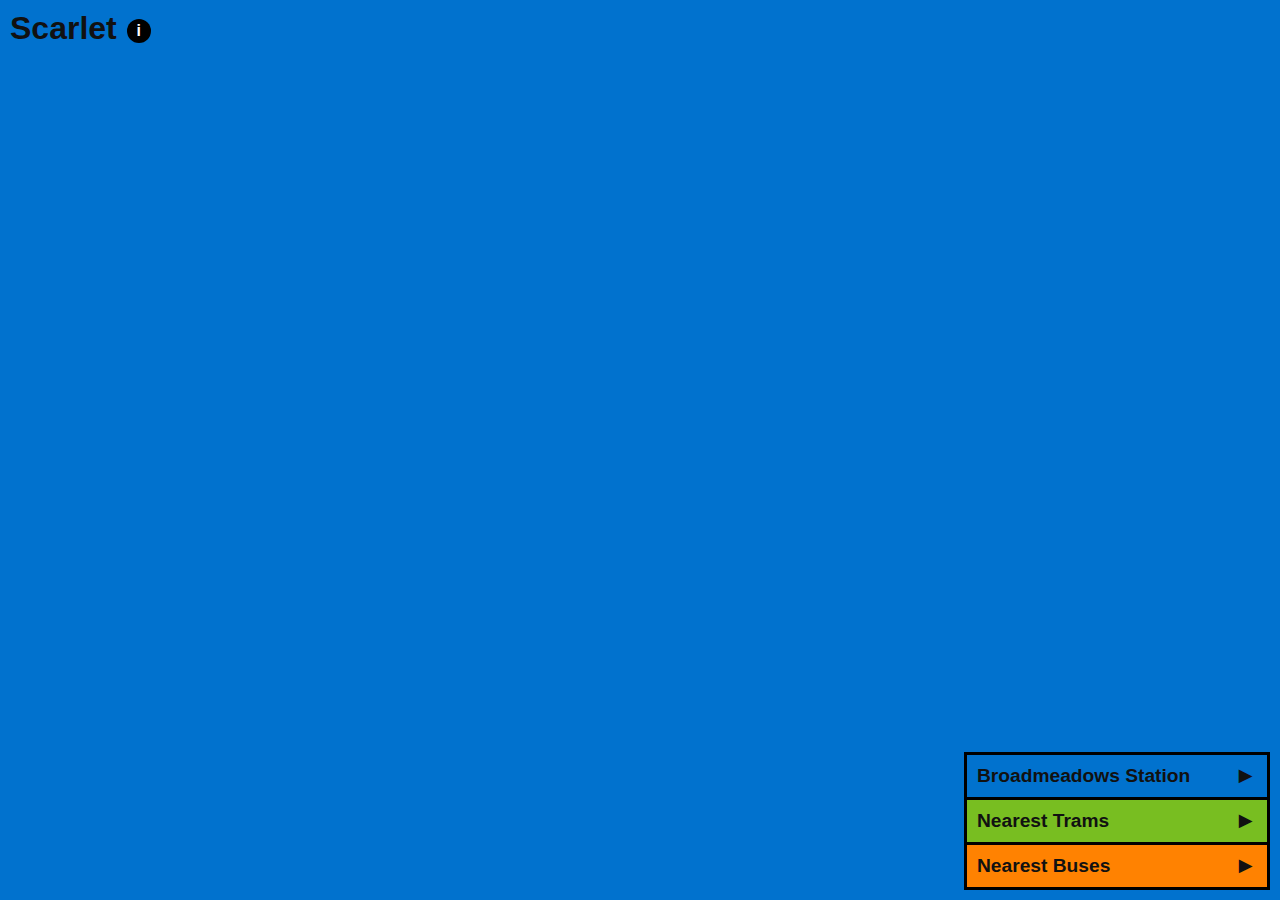
<file: ui/lewis-ready.html>
<!DOCTYPE html>
<html> 
<head>
<meta charset="utf-8">
<title>Scarlet</Title>
<meta name="description" content="">
<script>
window.onload = function() {
	infoMessage("A good looking web app showing public transport network activity and timetables in Melbourne, Victoria, Australia. Made by Domenico Mazza, Jie Liu and Kirill Tsyganov during the SummerViz 2017 workshop at Monash University, Australia.")
};

function infoMessage(text){
	document.getElementById("info").addEventListener("click", function(){//add listener to #info and alert with message
		alert(text);
	});
}

</script>

<style type="text/css">

* {
margin: 0;
padding: 0;
}

html,body{
height:100%;
background-color: #fff;
background-size: 20px 20px;
font-family: -apple-system, Helvetica, Arial, sans-serif;
color: #111;
font-size: 100%;
-webkit-text-size-adjust:100%;
overflow: hidden;
}

.noselect {
  -webkit-touch-callout: none; /* iOS Safari */
    -webkit-user-select: none; /* Safari */
     -khtml-user-select: none; /* Konqueror HTML */
       -moz-user-select: none; /* Firefox */
        -ms-user-select: none; /* Internet Explorer/Edge */
            user-select: none; /* Non-prefixed version, currently
                                  supported by Chrome and Opera */
}

header{
position: absolute;
left: 10px;
top: 10px;
display: flex;
flex-flow: row nowrap;
align-items: center;
}

header > h1{
	display: inline-block;
}

#info{
	color: #fff;
	font-weight: bold;
	background-color: #000;
	display: inline-block;
	height: 1.1em;
	width: 1.1em;
	padding: .2em;
	text-align: center;
	border-radius: 1.1em;
	cursor: pointer;
	margin-left: 10px;
	margin-bottom: -5px;
}

/*
= dialog styles
*/

#dialog{
	width: 300px;
	max-height: 600px;/* maximum height */
	background-color: #fff;
	border: 3px solid #000;
	position: absolute;
	z-index: 9999;
	right: 10px;
	bottom: 10px;
	outline: none;

	display: flex;
	flex-flow: column wrap;
	overflow: hidden;

	cursor: pointer;
}

#dialog h2{
	font-size: 1.2em;
}

#dialog > div{
	position: relative;
	border-bottom: 3px solid black;
}

#dialog > div:last-child{
	border-bottom: 0;/* no border for last child */
}

#dialog > div h2{
	padding: 10px;
	position: relative;
	cursor: pointer;
}

#dialog > div h2 + ul{/* hide <ul> */
	/*display: none;*/
	visibility: hidden;
	max-height: 0;
	overflow: hidden;
	transition: all 0.3s ease-out;
	cursor: initial;
}

#dialog > div h2:focus{
	outline: none;
}

#dialog > div h2:focus + ul{/* show ul on preceeding h2 focus */
	/*display: initial;*/
	visibility: visible;
	max-height: 200px;
	overflow-y: scroll;
	transition: all 0.3s ease-in;
}

#dialog > div ul{
	list-style-type: none;
}

#dialog > div ul li{
	margin-bottom: 10px;
	background-color: #fff;
	font-weight: bold;

	display: flex;
	flex-flow: row nowrap;
	align-items: center;
	align-content: stretch;
}

#dialog > div ul li > span, #dialog > div ul li > p{/* space first level spans in row */
	padding: 10px;
}

#dialog > div ul li > span:nth-child(1){/* timestamp style, also spaces row */
background-color: #ccc;
flex: 3 3 30%;
text-align: center;
}

#dialog > div ul li > p{/* destination info wrapper */
	flex: 7 7 70%;
}

#dialog > div ul li > span:nth-child(1) > p:nth-child(2){/* space above time */
	margin-top: 5px;
}

#dialog > div ul li > span:nth-child(1) > p span{/* vehicle marker/timer style */
	background-color: #fff;
	border: 3px solid #000;
	padding: 1px 5px;
	margin-right: .2em;
	display: inline-block;
	text-align: center;
}

.expand:after{/* expand arrow psudo class */
	content: " \25BA";
	right: 10px;
}

h2:focus{/* HACK make see through to clicks so element can be unfocused by clicking parent with tabindex */
	pointer-events:none;
}

h2:focus:after, .collapse:after{/* collapse arrow on h2 focus or psudo class */
	content: " \25BC";
	right: 12px;
}

.expand:after, .collapse:after{/* expand/collapse arrow positioning */
	position: absolute;
	top: 50%;
	line-height: 1.2em;
	margin-top: -.6em;
	font-weight: bold;
	font-size: 1.2em;
}

/*
= figure style
*/

figure{
	width: 100%;
	height: 100%;
	cursor: move;
}

/*
= PT mode colour code classes
*/

.bus, .bus > span{
	background-color: #FF8201!important;
}

.tram, .tram > span{
	background-color: #78BE21!important;
}

.train, .train > span{
	background-color: #0172CE!important;
}

.regional, .regional > span{
	background-color: #911C92!important;
}

@media screen and (max-width: 600px){
	#dialog{
		left: 10px;
		width: initial;
		min-width: 230px;
	}
}

</style>
<meta name="viewport" content="width=device-width, initial-scale=1.0, maximum-scale=1.0, user-scalable=no" />
</head>

<body>

<header>
	<h1>Scarlet</h1>
	<span id="info">i</span>
</header>


<div id="dialog" class="noselect" tabindex="-1">
	<div class="train">
		<h2 class="expand" tabindex="-1">Broadmeadows Station</h2>
		<ul>
			<li>
				<span>
					<p><span>59</span>min</p>
					<p>10:03</p>
				</span>
				<p>Flinders Street Station via the City Loop</p>
			</li>

			<li>
				<span class="regional">
					<p><span>12</span>hr</p>
					<p>22:03</p>
				</span>
				<p>Seymour</p>
			</li>
		</ul>
	</div>
	<div class="tram">
		<h2 class="expand" tabindex="-1">Nearest Trams</h2>
		<ul>
			<li>
				<span>
					<p><span>3</span>min</p>
					<p>09:03</p>
				</span>
				<p>Route 93 St Kilda Beach</p>
			</li>

			<li>
				<span>
					<p><span>12</span>min</p>
					<p>09:12</p>
				</span>
				<p>Route 103 South Melbourne</p>
			</li>

			<li>
				<span>
					<p><span>3</span>min</p>
					<p>09:03</p>
				</span>
				<p>Route 93 St Kilda Beach</p>
			</li>

			<li>
				<span>
					<p><span>12</span>min</p>
					<p>09:12</p>
				</span>
				<p>Route 103 South Melbourne</p>
			</li>
		</ul>
	</div>
	<div class="bus">
		<h2 class="expand" tabindex="-1">Nearest Buses</h2>
		<ul>
			<li>
				<span>
					<p><span>3</span>min</p>
					<p>09:03</p>
				</span>
				<p>Route 903 Altona</p>
			</li>
		</ul>
	</div>
</div>

<figure class="train">
	<!-- Put SVG in here Lewis :^) //-->
</figure>	

</body>

</html>
</file>
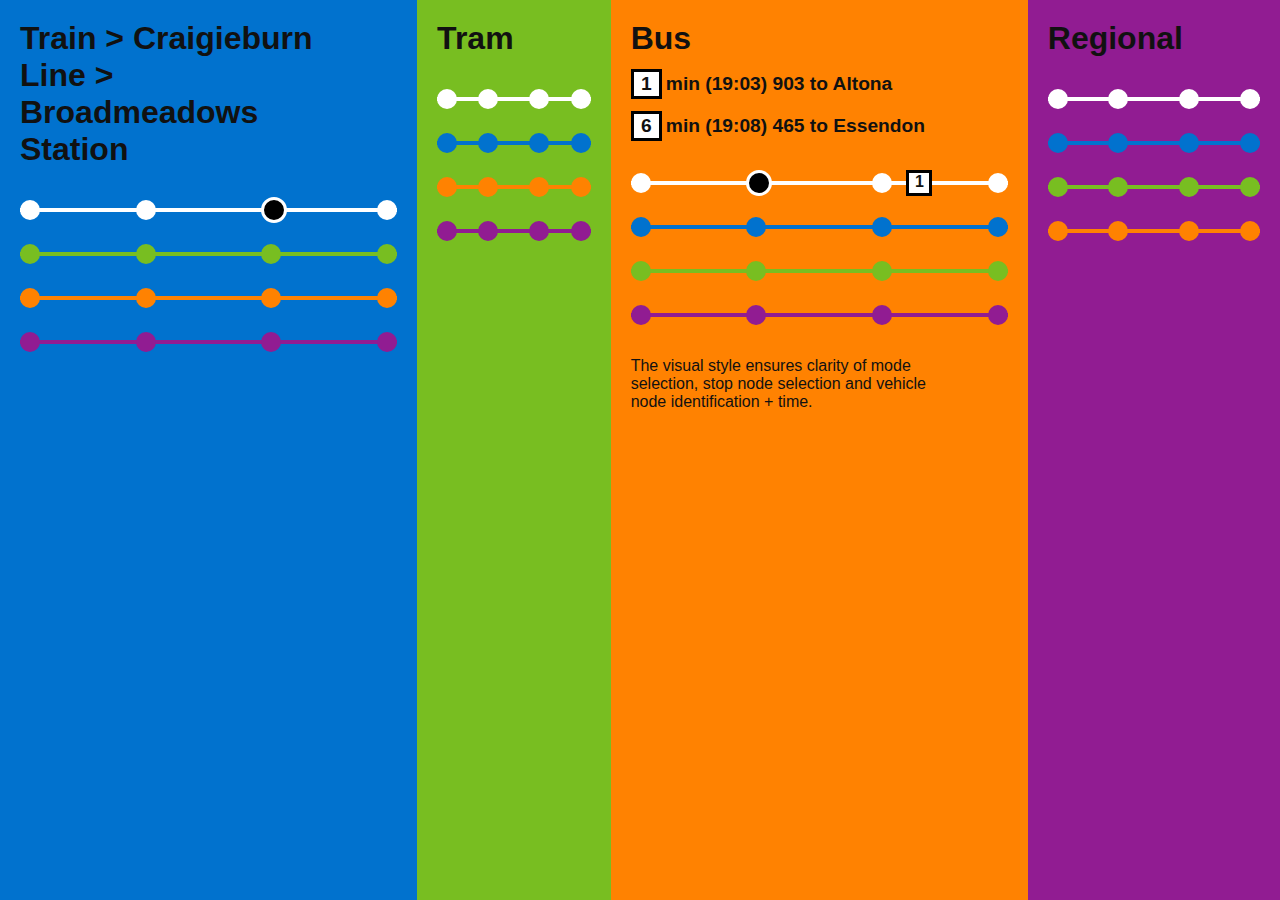
<file: ui/style-guide.html>
<!DOCTYPE html>
<html> 
<head>
<meta charset="utf-8">
<title>Scarlet Style Guide</Title>
<meta name="description" content="">

<style type="text/css">

* {
margin: 0;
padding: 0;
}

html,body{
height:100%;
background-color: #fff;
background-size: 20px 20px;
font-family: -apple-system, Helvetica, Arial, sans-serif;
color: #111;
font-size: 100%;
-webkit-text-size-adjust:100%;
/*overflow: hidden;*/
}

.noselect {
  -webkit-touch-callout: none; /* iOS Safari */
    -webkit-user-select: none; /* Safari */
     -khtml-user-select: none; /* Konqueror HTML */
       -moz-user-select: none; /* Firefox */
        -ms-user-select: none; /* Internet Explorer/Edge */
            user-select: none; /* Non-prefixed version, currently
                                  supported by Chrome and Opera */
}

/*
= Visual trial style
*/

#visual-trial{
	width: 100%;
	height: 100%;
	background-color: yellow;
	display: flex;
	flex-flow: row wrap;
	align-items: stretch;
	align-content: stretch;
}

#visual-trial section{
	flex: 1 1 auto;
	padding: 20px;
}

#visual-trial .line{
	display: block;
	width: 100%;
	margin: 40px 0;
	height: 4px;
	background-color: #fff;
	position: relative;
}

#visual-trial .line > span{
	width: 20px;
	height: 20px;
	border-radius: 10px;
	background-color: #fff;
	display: inline-block;
	position: absolute;
	top: -8px;
	left: 0;
	text-align: center;
	font-weight: bold;
}

#visual-trial .line > span:nth-child(2){
	left: 33.33%;
	margin-left: -10px;
}

#visual-trial .line > span:nth-child(3){
	left: 66.66%;
	margin-left: -10px;
}

#visual-trial .line > span:nth-child(4){
	left: initial;
	right: 0;
}

#visual-trial .line > span:nth-child(5){/* transport vehicle node */
	left: initial;
	right: 20%;
	margin-top: -3px;
	border-radius: initial;
	border: 3px solid #000;
}

#visual-trial h2{
	font-size: 1.2em;
	margin: 12px 0;
}

#visual-trial h2 span{
	background-color: white;
	border: 3px solid #000;
	padding: 1px 5px;
	width: .8em;
	margin-right: .2em;
	display: inline-block;
	text-align: center;
}

#visual-trial .selected{
	background-color: #000!important;
	border: 3px solid white;
	margin-top: -3px;
	border-radius: 22px!important;
}

#visual-trial p{
	max-width: 300px;
}

/*
= PT mode colour code classes
*/

.bus, .bus > span{
	background-color: #FF8201!important;
}

.tram, .tram > span{
	background-color: #78BE21!important;
}

.train, .train > span{
	background-color: #0172CE!important;
}

.regional, .regional > span{
	background-color: #911C92!important;
}

</style>
<meta name="viewport" content="width=device-width, initial-scale=1.0, maximum-scale=1.0, user-scalable=no" />
</head>

<body>

<div id="visual-trial">

	<section class="train">
		<h1 style="max-width: 300px;">Train > Craigieburn Line > Broadmeadows Station</h1>

		<div class="line">
			<span></span>
			<span></span>
			<span class="selected"></span>
			<span></span>
		</div>

		<div class="line tram">
			<span></span>
			<span></span>
			<span></span>
			<span></span>
		</div>

		<div class="line bus">
			<span></span>
			<span></span>
			<span></span>
			<span></span>
		</div>

		<div class="line regional">
			<span></span>
			<span></span>
			<span></span>
			<span></span>
		</div>

	</section>

	<section class="tram">
		<h1>Tram</h1>

		<div class="line">
			<span></span>
			<span></span>
			<span></span>
			<span></span>
		</div>

		<div class="line train">
			<span></span>
			<span></span>
			<span></span>
			<span></span>
		</div>

		<div class="line bus">
			<span></span>
			<span></span>
			<span></span>
			<span></span>
		</div>

		<div class="line regional">
			<span></span>
			<span></span>
			<span></span>
			<span></span>
		</div>

	</section>

	<section class="bus">
		<h1>Bus</h1>
		<h2><span>1</span>min (19:03) 903 to Altona</h2>
		<h2><span>6</span>min (19:08) 465 to Essendon</h2>
		<div class="line">
			<span></span>
			<span class="selected"></span>
			<span></span>
			<span></span>
			<span>1</span>
		</div>

		<div class="line train">
			<span></span>
			<span></span>
			<span></span>
			<span></span>
		</div>

		<div class="line tram">
			<span></span>
			<span></span>
			<span></span>
			<span></span>
		</div>

		<div class="line regional">
			<span></span>
			<span></span>
			<span></span>
			<span></span>
		</div>

		<p>The visual style ensures clarity of mode selection, stop node selection and vehicle node identification + time. </p>

	</section>

	<section class="regional">
		<h1>Regional</h1>

		<div class="line">
			<span></span>
			<span></span>
			<span></span>
			<span></span>
		</div>

		<div class="line train">
			<span></span>
			<span></span>
			<span></span>
			<span></span>
		</div>

		<div class="line tram">
			<span></span>
			<span></span>
			<span></span>
			<span></span>
		</div>

		<div class="line bus">
			<span></span>
			<span></span>
			<span></span>
			<span></span>
		</div>

	</section>

</div>	

</body>

</html>
</file>
